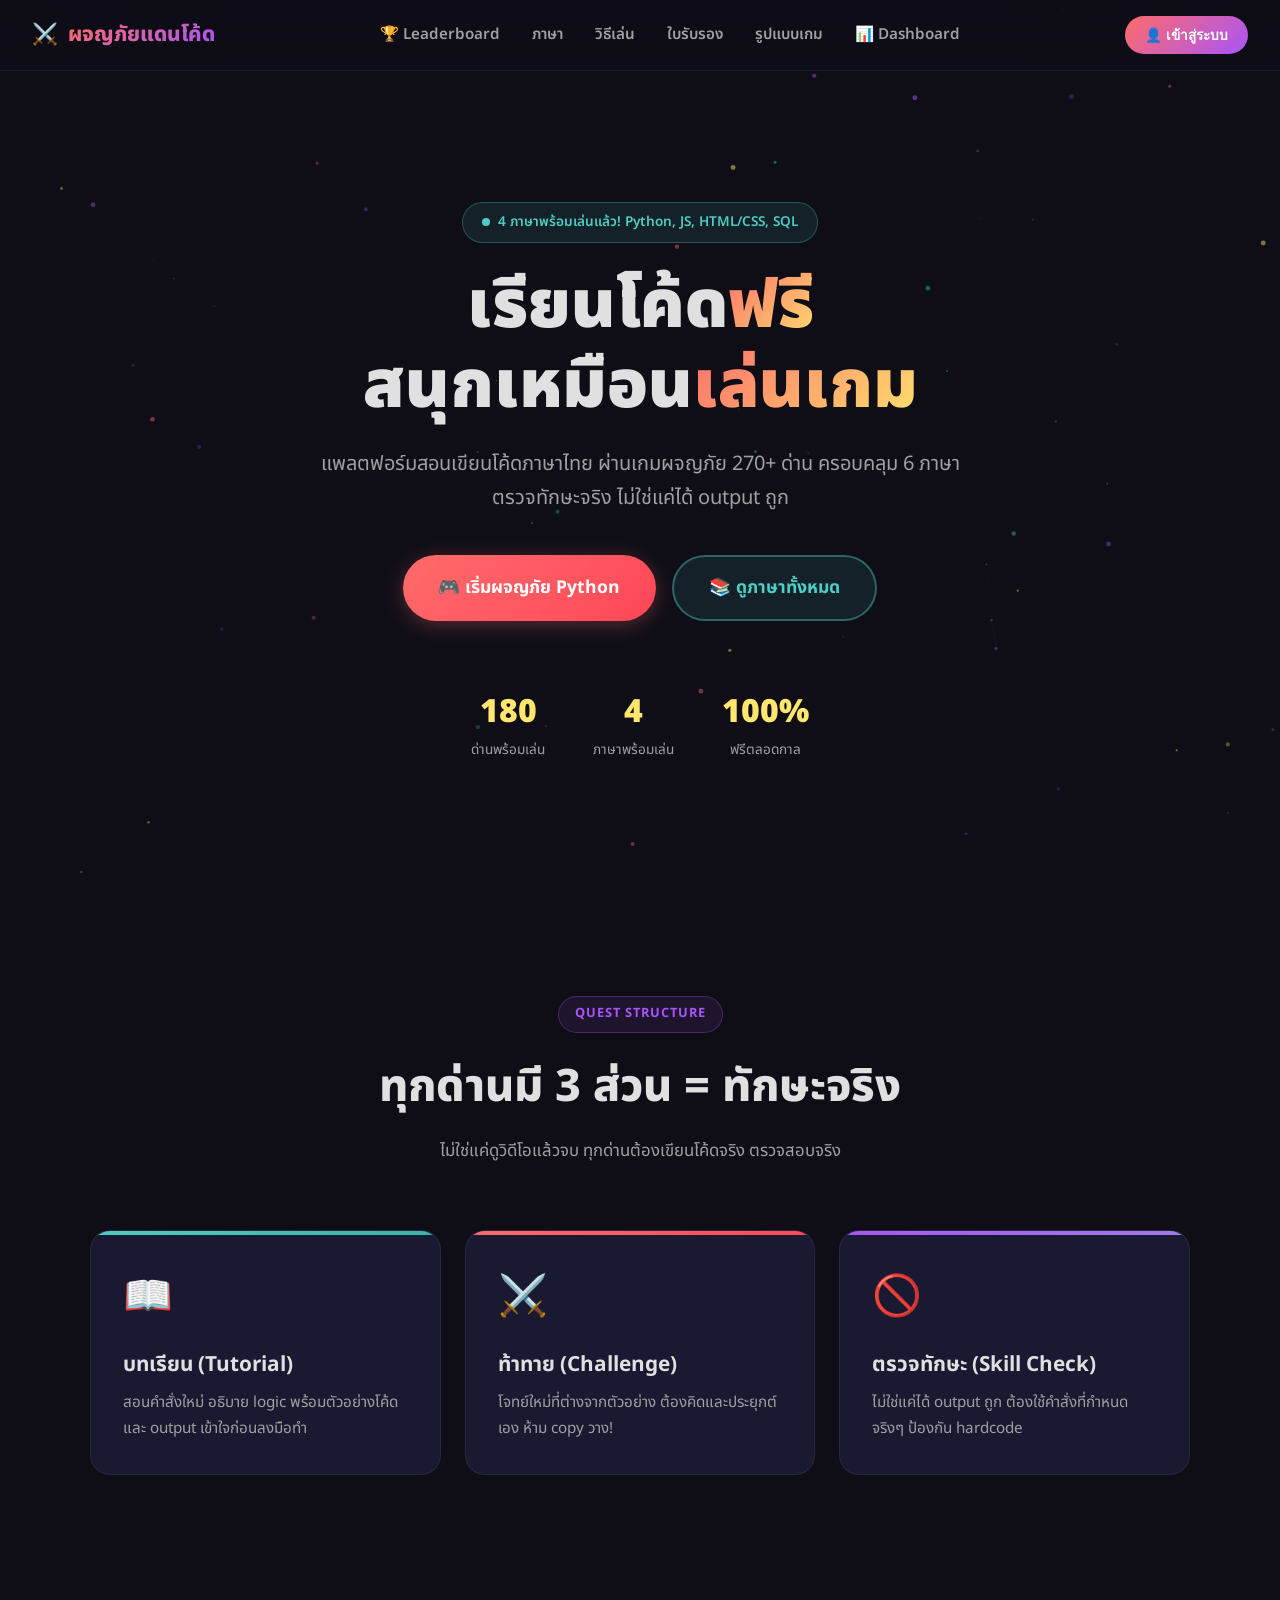
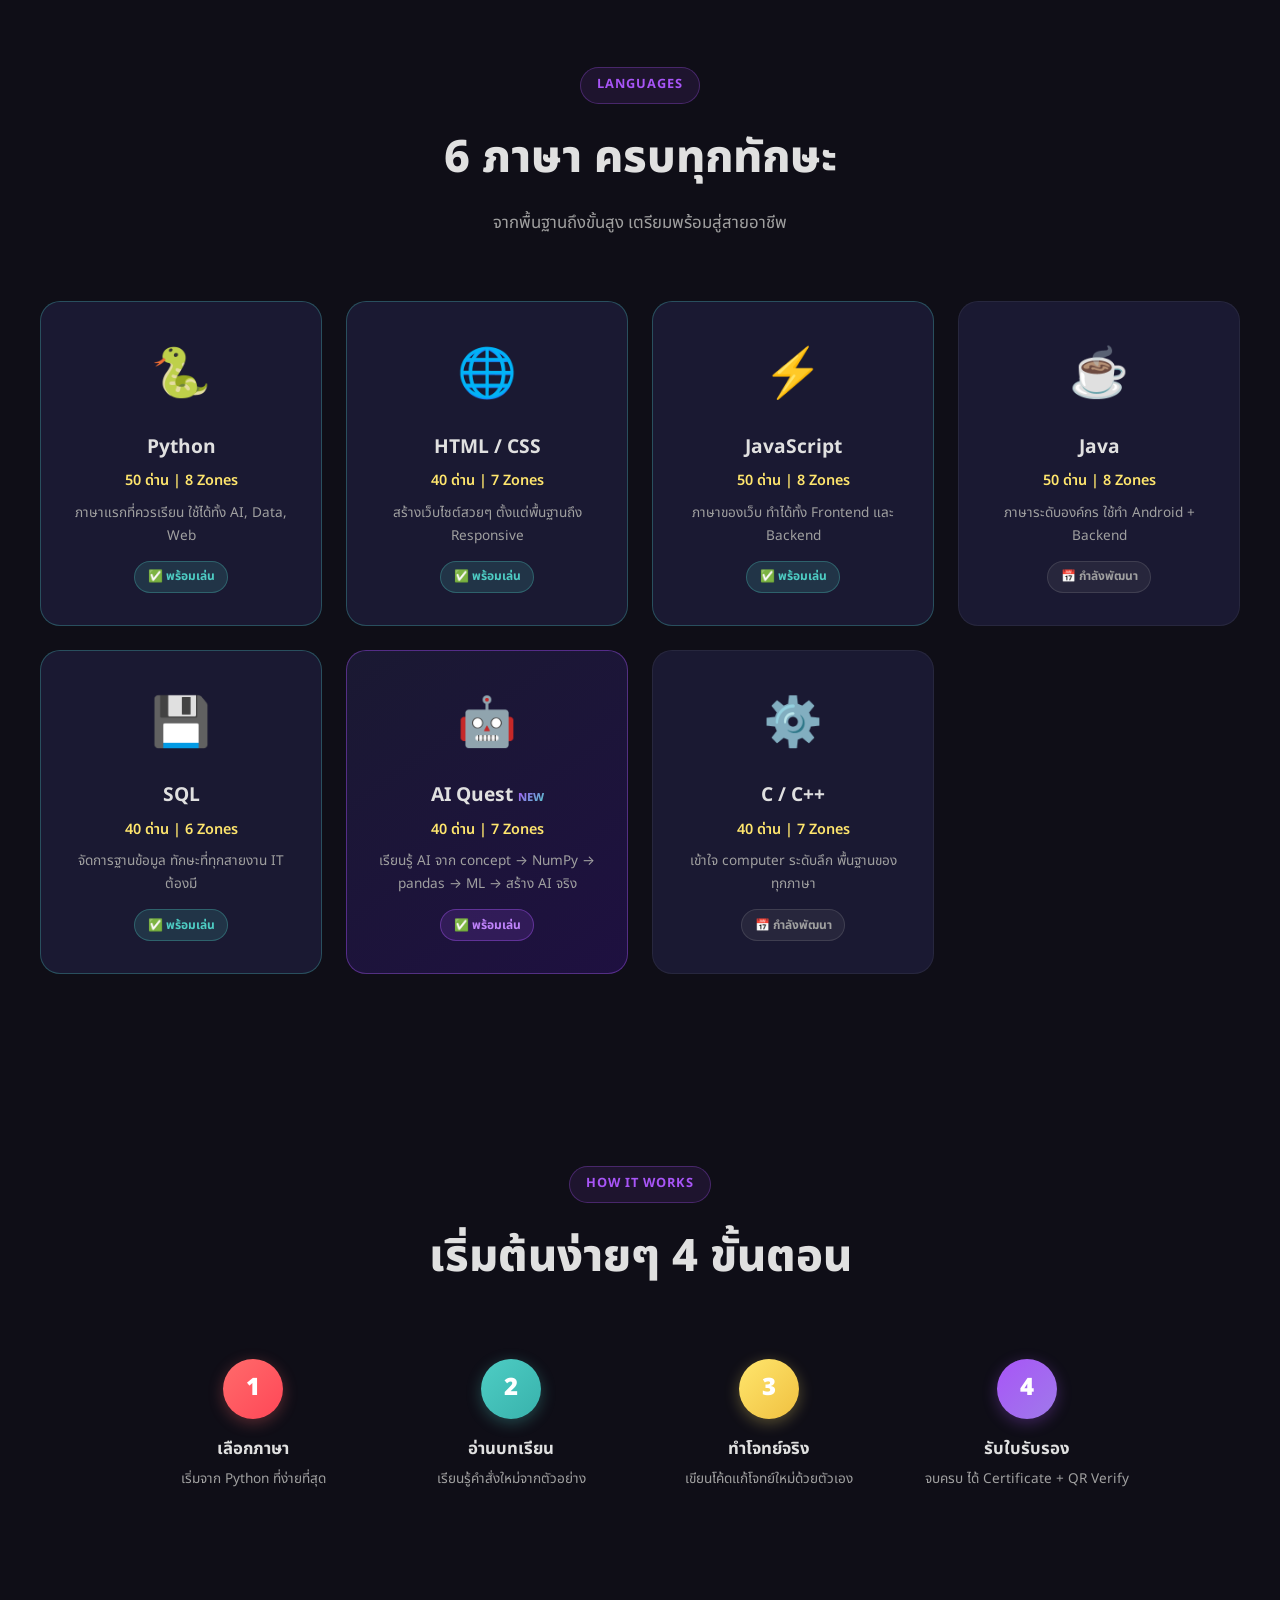
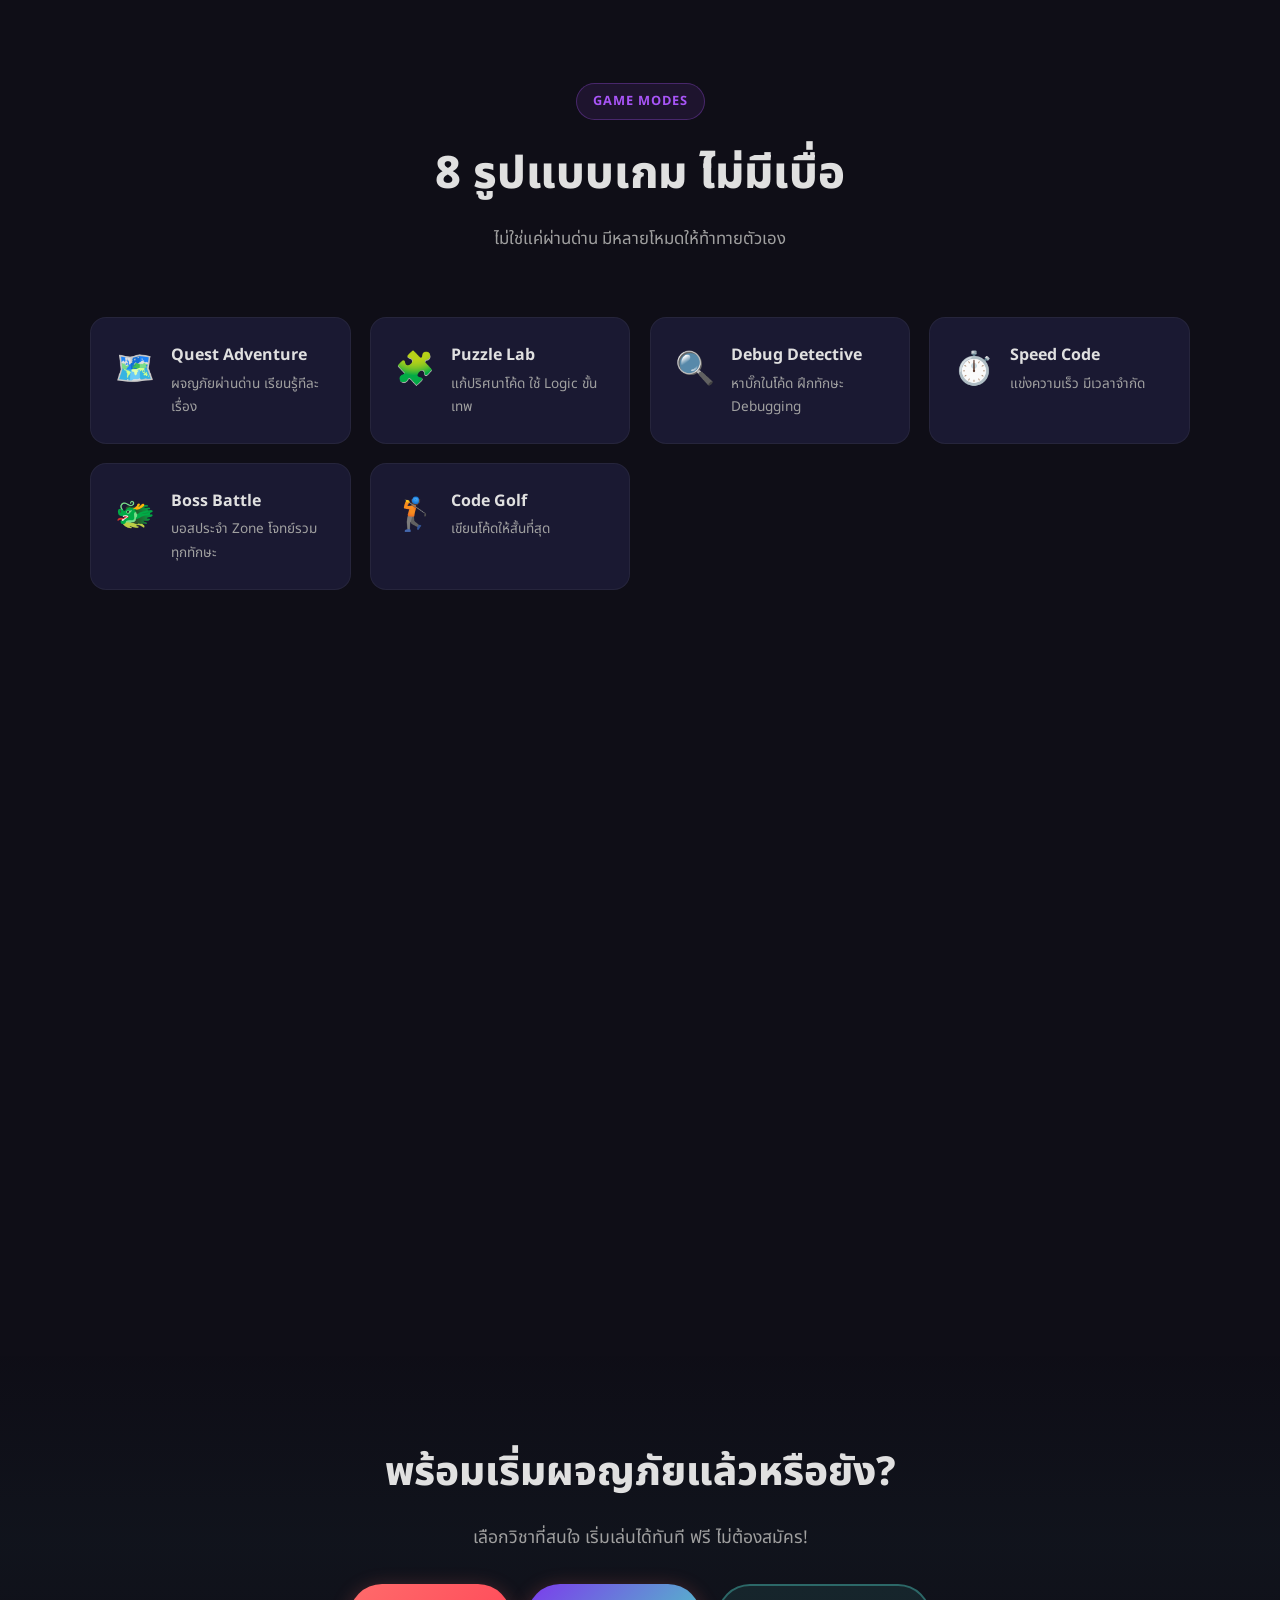
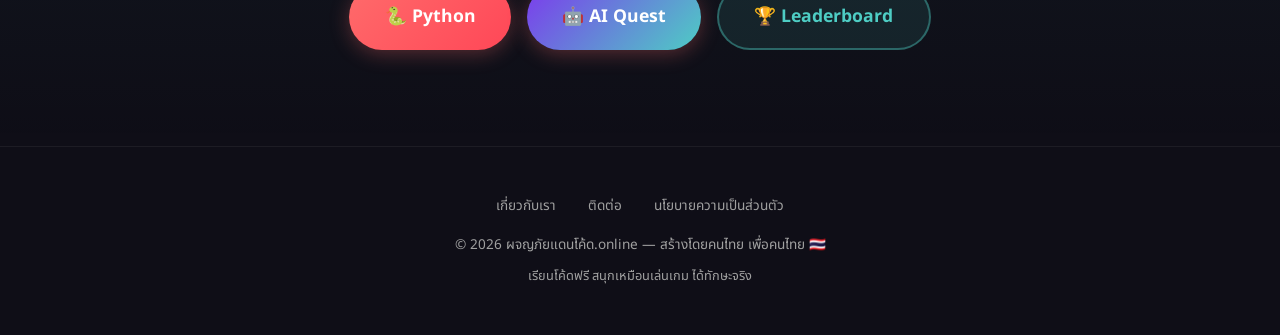
<file: index.html>
<!DOCTYPE html>
<html lang="th">
<head>
<meta charset="UTF-8">
<meta name="viewport" content="width=device-width, initial-scale=1.0">
<title>ผจญภัยแดนโค้ด — เรียนโค้ดฟรี สนุกเหมือนเล่นเกม</title>
<meta name="description" content="แพลตฟอร์มสอนเขียนโค้ดฟรีภาษาไทย ผ่านเกมผจญภัย 270+ ด่าน ครอบคลุม 6 ภาษา ได้ทักษะจริง พร้อมใบรับรอง">
<meta property="og:title" content="ผจญภัยแดนโค้ด — เรียนโค้ดฟรี สนุกเหมือนเล่นเกม">
<meta property="og:description" content="แพลตฟอร์มสอนเขียนโค้ดฟรี 6 ภาษา ผ่านเกมผจญภัย 270+ ด่าน">
<meta property="og:type" content="website">
<link rel="preconnect" href="https://fonts.googleapis.com">
<link href="https://fonts.googleapis.com/css2?family=Noto+Sans+Thai:wght@300;400;600;700;800;900&family=Fira+Code:wght@400;600&family=Inter:wght@400;600;700;800&display=swap" rel="stylesheet">
<style>
*, *::before, *::after { margin: 0; padding: 0; box-sizing: border-box; }

:root {
  --bg-dark: #0f0e17;
  --bg-card: #1a1932;
  --bg-card2: #232146;
  --accent: #ff6b6b;
  --accent2: #4ecdc4;
  --accent3: #ffe66d;
  --accent4: #a855f7;
  --text: #e0e0e0;
  --text2: #a0a0a0;
  --glow-red: rgba(255,107,107,0.3);
  --glow-teal: rgba(78,205,196,0.3);
  --glow-yellow: rgba(255,230,109,0.3);
  --glow-purple: rgba(168,85,247,0.3);
}

html { scroll-behavior: smooth; }

body {
  font-family: 'Noto Sans Thai', 'Inter', sans-serif;
  background: var(--bg-dark);
  color: var(--text);
  overflow-x: hidden;
  line-height: 1.7;
}

/* ========== PARTICLES ========== */
#particles-canvas {
  position: fixed; top: 0; left: 0;
  width: 100%; height: 100%;
  z-index: 0; pointer-events: none;
}

/* ========== NAVBAR ========== */
.navbar {
  position: fixed; top: 0; left: 0; right: 0; z-index: 100;
  padding: 1rem 2rem;
  display: flex; align-items: center; justify-content: space-between;
  background: rgba(15,14,23,0.85);
  backdrop-filter: blur(20px);
  border-bottom: 1px solid rgba(78,205,196,0.1);
  transition: all 0.3s;
}
.navbar.scrolled { background: rgba(15,14,23,0.95); box-shadow: 0 4px 30px rgba(0,0,0,0.3); }
.nav-logo {
  display: flex; align-items: center; gap: 0.6rem;
  font-size: 1.3rem; font-weight: 800; color: var(--text); text-decoration: none;
}
.nav-logo .logo-text { background: linear-gradient(135deg, var(--accent), var(--accent4)); -webkit-background-clip: text; -webkit-text-fill-color: transparent; }
.nav-links { display: flex; gap: 2rem; list-style: none; }
.nav-links a { color: var(--text2); text-decoration: none; font-size: 0.95rem; font-weight: 600; transition: color 0.3s; }
.nav-links a:hover { color: var(--accent2); }
.nav-cta {
  padding: 0.6rem 1.5rem;
  background: linear-gradient(135deg, var(--accent), #ff4757);
  color: white; border: none; border-radius: 50px;
  font-family: inherit; font-size: 0.95rem; font-weight: 700;
  cursor: pointer; text-decoration: none;
  transition: transform 0.3s, box-shadow 0.3s;
}
.nav-cta:hover { transform: translateY(-2px); box-shadow: 0 8px 25px var(--glow-red); }

/* ========== HERO ========== */
.hero {
  position: relative; z-index: 1;
  min-height: 100vh;
  display: flex; flex-direction: column; align-items: center; justify-content: center;
  text-align: center; padding: 8rem 2rem 4rem;
}
.hero-badge {
  display: inline-flex; align-items: center; gap: 0.5rem;
  padding: 0.5rem 1.2rem;
  background: rgba(78,205,196,0.1); border: 1px solid rgba(78,205,196,0.3);
  border-radius: 50px; font-size: 0.85rem; font-weight: 600; color: var(--accent2);
  margin-bottom: 1.5rem; animation: fadeInUp 0.8s ease;
}
.hero-badge .dot { width: 8px; height: 8px; border-radius: 50%; background: var(--accent2); animation: pulse 2s infinite; }
.hero h1 {
  font-size: clamp(2.5rem, 6vw, 4.2rem); font-weight: 900; line-height: 1.2;
  margin-bottom: 1.2rem; animation: fadeInUp 0.8s ease 0.1s both;
}
.hero h1 .highlight {
  background: linear-gradient(135deg, var(--accent), var(--accent3), var(--accent2));
  -webkit-background-clip: text; -webkit-text-fill-color: transparent;
  background-size: 200% 200%; animation: gradientShift 4s ease infinite;
}
.hero p {
  font-size: clamp(1rem, 2.5vw, 1.25rem); color: var(--text2);
  max-width: 650px; margin-bottom: 2.5rem; animation: fadeInUp 0.8s ease 0.2s both;
}
.hero-buttons {
  display: flex; gap: 1rem; flex-wrap: wrap; justify-content: center;
  animation: fadeInUp 0.8s ease 0.3s both;
}
.btn-primary {
  display: inline-flex; align-items: center; gap: 0.5rem;
  padding: 1rem 2.2rem;
  background: linear-gradient(135deg, var(--accent), #ff4757);
  color: white; border: none; border-radius: 60px;
  font-family: inherit; font-size: 1.1rem; font-weight: 700;
  cursor: pointer; text-decoration: none; transition: all 0.3s;
  box-shadow: 0 4px 20px var(--glow-red);
}
.btn-primary:hover { transform: translateY(-3px) scale(1.02); box-shadow: 0 8px 35px var(--glow-red); }
.btn-secondary {
  display: inline-flex; align-items: center; gap: 0.5rem;
  padding: 1rem 2.2rem;
  background: rgba(78,205,196,0.1); border: 2px solid rgba(78,205,196,0.4);
  color: var(--accent2); border-radius: 60px;
  font-family: inherit; font-size: 1.1rem; font-weight: 700;
  cursor: pointer; text-decoration: none; transition: all 0.3s;
}
.btn-secondary:hover { background: rgba(78,205,196,0.2); transform: translateY(-3px); box-shadow: 0 8px 25px var(--glow-teal); }
.hero-stats {
  display: flex; gap: 3rem; margin-top: 4rem;
  animation: fadeInUp 0.8s ease 0.5s both;
}
.stat { text-align: center; }
.stat-num { font-size: 2rem; font-weight: 900; color: var(--accent3); }
.stat-label { font-size: 0.85rem; color: var(--text2); }

/* ========== SECTIONS ========== */
section { position: relative; z-index: 1; padding: 6rem 2rem; }
.section-header { text-align: center; margin-bottom: 4rem; }
.section-header .tag {
  display: inline-block; padding: 0.4rem 1rem;
  background: rgba(168,85,247,0.1); border: 1px solid rgba(168,85,247,0.3);
  border-radius: 50px; font-size: 0.8rem; font-weight: 700;
  color: var(--accent4); text-transform: uppercase; letter-spacing: 1px; margin-bottom: 1rem;
}
.section-header h2 { font-size: clamp(1.8rem, 4vw, 2.8rem); font-weight: 800; margin-bottom: 0.8rem; }
.section-header p { color: var(--text2); max-width: 600px; margin: 0 auto; font-size: 1.05rem; }

/* ========== QUEST STRUCTURE ========== */
.quest-structure {
  display: grid; grid-template-columns: repeat(auto-fit, minmax(300px, 1fr));
  gap: 1.5rem; max-width: 1100px; margin: 0 auto;
}
.quest-card {
  background: var(--bg-card); border: 1px solid rgba(255,255,255,0.06);
  border-radius: 20px; padding: 2rem; transition: all 0.4s; position: relative; overflow: hidden;
}
.quest-card::before {
  content: ''; position: absolute; top: 0; left: 0; right: 0; height: 4px;
  border-radius: 20px 20px 0 0;
}
.quest-card:nth-child(1)::before { background: linear-gradient(90deg, var(--accent2), #38b2ac); }
.quest-card:nth-child(2)::before { background: linear-gradient(90deg, var(--accent), #ff4757); }
.quest-card:nth-child(3)::before { background: linear-gradient(90deg, var(--accent4), #9f7aea); }
.quest-card:hover { transform: translateY(-8px); border-color: rgba(255,255,255,0.12); box-shadow: 0 20px 40px rgba(0,0,0,0.3); }
.quest-card .icon { font-size: 2.5rem; margin-bottom: 1rem; }
.quest-card h3 { font-size: 1.3rem; font-weight: 700; margin-bottom: 0.5rem; }
.quest-card p { color: var(--text2); font-size: 0.95rem; }

/* ========== LANGUAGES ========== */
.lang-grid {
  display: grid; grid-template-columns: repeat(auto-fit, minmax(280px, 1fr));
  gap: 1.5rem; max-width: 1200px; margin: 0 auto;
}
.lang-card {
  background: var(--bg-card); border: 1px solid rgba(255,255,255,0.06);
  border-radius: 20px; padding: 2rem; text-align: center;
  transition: all 0.4s; position: relative; cursor: default;
}
.lang-card:hover { transform: translateY(-8px); box-shadow: 0 20px 40px rgba(0,0,0,0.3); }
.lang-card .lang-icon { font-size: 3rem; margin-bottom: 1rem; display: block; }
.lang-card h3 { font-size: 1.2rem; font-weight: 700; margin-bottom: 0.3rem; }
.lang-card .levels { color: var(--accent3); font-weight: 600; font-size: 0.9rem; }
.lang-card .desc { color: var(--text2); font-size: 0.85rem; margin-top: 0.5rem; }
.lang-badge {
  display: inline-block; padding: 0.3rem 0.8rem; border-radius: 50px;
  font-size: 0.75rem; font-weight: 700; margin-top: 0.8rem;
}
.badge-ready { background: rgba(78,205,196,0.15); color: var(--accent2); border: 1px solid rgba(78,205,196,0.3); }
.badge-soon { background: rgba(255,230,109,0.1); color: var(--accent3); border: 1px solid rgba(255,230,109,0.2); }
.badge-later { background: rgba(160,160,160,0.1); color: var(--text2); border: 1px solid rgba(160,160,160,0.2); }
.lang-card.ready { border-color: rgba(78,205,196,0.3); cursor: pointer; }
.lang-card.ready:hover { border-color: var(--accent2); box-shadow: 0 20px 40px var(--glow-teal); }

/* ========== GAME FORMATS ========== */
.formats-grid {
  display: grid; grid-template-columns: repeat(auto-fit, minmax(250px, 1fr));
  gap: 1.2rem; max-width: 1100px; margin: 0 auto;
}
.format-item {
  display: flex; align-items: flex-start; gap: 1rem;
  background: var(--bg-card); border: 1px solid rgba(255,255,255,0.05);
  border-radius: 16px; padding: 1.5rem; transition: all 0.3s;
}
.format-item:hover { border-color: rgba(255,255,255,0.1); background: var(--bg-card2); }
.format-item .fmt-icon { font-size: 2rem; flex-shrink: 0; }
.format-item h4 { font-size: 1rem; font-weight: 700; margin-bottom: 0.2rem; }
.format-item p { color: var(--text2); font-size: 0.85rem; }

/* ========== HOW IT WORKS ========== */
.steps {
  display: flex; gap: 2rem; max-width: 1000px; margin: 0 auto;
  flex-wrap: wrap; justify-content: center;
}
.step { flex: 1; min-width: 200px; max-width: 240px; text-align: center; position: relative; }
.step-num {
  width: 60px; height: 60px;
  display: flex; align-items: center; justify-content: center;
  margin: 0 auto 1rem; border-radius: 50%;
  font-size: 1.5rem; font-weight: 900; color: white;
}
.step:nth-child(1) .step-num { background: linear-gradient(135deg, var(--accent), #ff4757); box-shadow: 0 4px 15px var(--glow-red); }
.step:nth-child(2) .step-num { background: linear-gradient(135deg, var(--accent2), #38b2ac); box-shadow: 0 4px 15px var(--glow-teal); }
.step:nth-child(3) .step-num { background: linear-gradient(135deg, var(--accent3), #f0c040); box-shadow: 0 4px 15px var(--glow-yellow); }
.step:nth-child(4) .step-num { background: linear-gradient(135deg, var(--accent4), #9f7aea); box-shadow: 0 4px 15px var(--glow-purple); }
.step h3 { font-size: 1.05rem; font-weight: 700; margin-bottom: 0.3rem; }
.step p { color: var(--text2); font-size: 0.85rem; }

/* ========== CERTIFICATES ========== */
.cert-tiers {
  display: grid; grid-template-columns: repeat(auto-fit, minmax(220px, 1fr));
  gap: 1.2rem; max-width: 1000px; margin: 0 auto;
}
.cert-tier {
  background: var(--bg-card); border-radius: 20px; padding: 2rem;
  text-align: center; border: 1px solid rgba(255,255,255,0.06); transition: all 0.4s;
}
.cert-tier:hover { transform: translateY(-5px); }
.cert-tier .tier-icon { font-size: 2.5rem; margin-bottom: 0.8rem; display: block; }
.cert-tier h3 { font-size: 1.1rem; font-weight: 700; margin-bottom: 0.5rem; }
.cert-tier p { color: var(--text2); font-size: 0.85rem; }
.cert-tier:nth-child(1) { border-color: rgba(205,127,50,0.3); }
.cert-tier:nth-child(2) { border-color: rgba(192,192,192,0.3); }
.cert-tier:nth-child(3) { border-color: rgba(255,215,0,0.3); }
.cert-tier:nth-child(4) { border-color: rgba(168,85,247,0.3); }

/* ========== CTA ========== */
.cta-section {
  text-align: center; padding: 6rem 2rem; position: relative; z-index: 1;
  background: linear-gradient(180deg, transparent, rgba(78,205,196,0.03), transparent);
}
.cta-section h2 { font-size: clamp(1.8rem, 4vw, 2.5rem); font-weight: 800; margin-bottom: 1rem; }
.cta-section p { color: var(--text2); font-size: 1.1rem; margin-bottom: 2rem; max-width: 500px; margin-left: auto; margin-right: auto; }

/* ========== FOOTER ========== */
.footer {
  position: relative; z-index: 1; padding: 3rem 2rem;
  border-top: 1px solid rgba(255,255,255,0.06); text-align: center;
}
.footer p { color: var(--text2); font-size: 0.85rem; }
.footer a { color: var(--accent2); text-decoration: none; }
.footer-links { display: flex; gap: 2rem; justify-content: center; margin-bottom: 1rem; flex-wrap: wrap; }
.footer-links a { color: var(--text2); font-size: 0.85rem; transition: color 0.3s; }
.footer-links a:hover { color: var(--accent2); }

/* ========== ANIMATIONS ========== */
@keyframes fadeInUp { from { opacity:0; transform:translateY(30px); } to { opacity:1; transform:translateY(0); } }
@keyframes pulse { 0%,100% { opacity:1; transform:scale(1); } 50% { opacity:0.5; transform:scale(1.5); } }
@keyframes gradientShift { 0%,100% { background-position:0% 50%; } 50% { background-position:100% 50%; } }

.reveal { opacity: 0; transform: translateY(40px); transition: all 0.8s cubic-bezier(0.16,1,0.3,1); }
.reveal.active { opacity: 1; transform: translateY(0); }

/* ========== RESPONSIVE ========== */
@media (max-width: 768px) {
  .nav-links { display: none; }
  .navbar { padding: 0.8rem 1rem; }
  .hero { padding: 7rem 1.2rem 3rem; }
  .hero-stats { gap: 1.5rem; }
  .stat-num { font-size: 1.5rem; }
  section { padding: 4rem 1.2rem; }
  .steps { gap: 1.5rem; }
  .step { min-width: 150px; }
}
</style>
</head>
<body>

<canvas id="particles-canvas"></canvas>

<!-- NAVBAR -->
<nav class="navbar" id="navbar">
  <a href="#" class="nav-logo">
    <span>&#x2694;&#xFE0F;</span>
    <span class="logo-text">ผจญภัยแดนโค้ด</span>
  </a>
  <ul class="nav-links">
    <li><a href="leaderboard.html">🏆 Leaderboard</a></li>
    <li><a href="#languages">ภาษา</a></li>
    <li><a href="#how-it-works">วิธีเล่น</a></li>
    <li><a href="#certificates">ใบรับรอง</a></li>
    <li><a href="#formats">รูปแบบเกม</a></li>
    <li><a href="dashboard.html">📊 Dashboard</a></li>
  </ul>
  <button id="auth-btn" onclick="CodeQuestAuth.openModal()" style="background:linear-gradient(135deg,#ff6b6b,#a855f7);border:none;color:#fff;padding:8px 20px;border-radius:25px;font-family:'Prompt',sans-serif;font-size:0.85rem;font-weight:600;cursor:pointer;">👤 เข้าสู่ระบบ</button>
  <div id="user-info" style="display:none;align-items:center;gap:8px;color:#fff;font-family:'Prompt',sans-serif;font-size:0.85rem;"><span id="user-name"></span><button id="logout-btn" onclick="CodeQuestAuth.signOut()" style="background:rgba(255,255,255,0.1);border:1px solid rgba(255,255,255,0.2);color:#94a1b2;padding:4px 12px;border-radius:15px;font-family:'Prompt',sans-serif;font-size:0.75rem;cursor:pointer;">ออก</button></div>
</nav>

<!-- HERO -->
<section class="hero">
  <div class="hero-badge">
    <span class="dot"></span>
    4 ภาษาพร้อมเล่นแล้ว! Python, JS, HTML/CSS, SQL
  </div>
  <h1>
    เรียนโค้ด<span class="highlight">ฟรี</span><br>
    สนุกเหมือน<span class="highlight">เล่นเกม</span>
  </h1>
  <p>แพลตฟอร์มสอนเขียนโค้ดภาษาไทย ผ่านเกมผจญภัย 270+ ด่าน ครอบคลุม 6 ภาษา ตรวจทักษะจริง ไม่ใช่แค่ได้ output ถูก</p>
  <div class="hero-buttons">
    <a href="python_quest.html" class="btn-primary">&#x1F3AE; เริ่มผจญภัย Python</a>
    <a href="#languages" class="btn-secondary">&#x1F4DA; ดูภาษาทั้งหมด</a>
  </div>
  <div class="hero-stats">
    <div class="stat"><div class="stat-num">180</div><div class="stat-label">ด่านพร้อมเล่น</div></div>
    <div class="stat"><div class="stat-num">4</div><div class="stat-label">ภาษาพร้อมเล่น</div></div>
    <div class="stat"><div class="stat-num">100%</div><div class="stat-label">ฟรีตลอดกาล</div></div>
  </div>
</section>

<!-- QUEST STRUCTURE -->
<section id="quest-structure">
  <div class="section-header reveal">
    <div class="tag">Quest Structure</div>
    <h2>ทุกด่านมี 3 ส่วน = ทักษะจริง</h2>
    <p>ไม่ใช่แค่ดูวิดีโอแล้วจบ ทุกด่านต้องเขียนโค้ดจริง ตรวจสอบจริง</p>
  </div>
  <div class="quest-structure">
    <div class="quest-card reveal">
      <div class="icon">&#x1F4D6;</div>
      <h3>บทเรียน (Tutorial)</h3>
      <p>สอนคำสั่งใหม่ อธิบาย logic พร้อมตัวอย่างโค้ดและ output เข้าใจก่อนลงมือทำ</p>
    </div>
    <div class="quest-card reveal">
      <div class="icon">&#x2694;&#xFE0F;</div>
      <h3>ท้าทาย (Challenge)</h3>
      <p>โจทย์ใหม่ที่ต่างจากตัวอย่าง ต้องคิดและประยุกต์เอง ห้าม copy วาง!</p>
    </div>
    <div class="quest-card reveal">
      <div class="icon">&#x1F6AB;</div>
      <h3>ตรวจทักษะ (Skill Check)</h3>
      <p>ไม่ใช่แค่ได้ output ถูก ต้องใช้คำสั่งที่กำหนดจริงๆ ป้องกัน hardcode</p>
    </div>
  </div>
</section>

<!-- LANGUAGES -->
<section id="languages">
  <div class="section-header reveal">
    <div class="tag">Languages</div>
    <h2>6 ภาษา ครบทุกทักษะ</h2>
    <p>จากพื้นฐานถึงขั้นสูง เตรียมพร้อมสู่สายอาชีพ</p>
  </div>
  <div class="lang-grid">
    <div class="lang-card ready reveal" onclick="location.href='python_quest.html'">
      <span class="lang-icon">&#x1F40D;</span>
      <h3>Python</h3>
      <div class="levels">50 ด่าน | 8 Zones</div>
      <div class="desc">ภาษาแรกที่ควรเรียน ใช้ได้ทั้ง AI, Data, Web</div>
      <span class="lang-badge badge-ready">&#x2705; พร้อมเล่น</span>
    </div>
    <div class="lang-card ready reveal" onclick="location.href='htmlcss_quest.html'">
      <span class="lang-icon">&#x1F310;</span>
      <h3>HTML / CSS</h3>
      <div class="levels">40 ด่าน | 7 Zones</div>
      <div class="desc">สร้างเว็บไซต์สวยๆ ตั้งแต่พื้นฐานถึง Responsive</div>
      <span class="lang-badge badge-ready">&#x2705; พร้อมเล่น</span>
    </div>
    <div class="lang-card ready reveal" onclick="location.href='js_quest.html'">
      <span class="lang-icon">&#x26A1;</span>
      <h3>JavaScript</h3>
      <div class="levels">50 ด่าน | 8 Zones</div>
      <div class="desc">ภาษาของเว็บ ทำได้ทั้ง Frontend และ Backend</div>
      <span class="lang-badge badge-ready">&#x2705; พร้อมเล่น</span>
    </div>
    <div class="lang-card reveal">
      <span class="lang-icon">&#x2615;</span>
      <h3>Java</h3>
      <div class="levels">50 ด่าน | 8 Zones</div>
      <div class="desc">ภาษาระดับองค์กร ใช้ทำ Android + Backend</div>
      <span class="lang-badge badge-later">&#x1F4C5; กำลังพัฒนา</span>
    </div>
    <div class="lang-card ready reveal" onclick="location.href='sql_quest.html'">
      <span class="lang-icon">&#x1F4BE;</span>
      <h3>SQL</h3>
      <div class="levels">40 ด่าน | 6 Zones</div>
      <div class="desc">จัดการฐานข้อมูล ทักษะที่ทุกสายงาน IT ต้องมี</div>
      <span class="lang-badge badge-ready">&#x2705; พร้อมเล่น</span>
    </div>
    <div class="lang-card ready reveal" onclick="location.href='ai_quest.html'" style="border-color:rgba(168,85,247,0.4); background: linear-gradient(145deg, #1a1932, #1e1040);">
      <span class="lang-icon">🤖</span>
      <h3>AI Quest <span style="font-size:.7rem;background:linear-gradient(135deg,#a855f7,#4ecdc4);-webkit-background-clip:text;-webkit-text-fill-color:transparent;font-weight:800;">NEW</span></h3>
      <div class="levels">40 ด่าน | 7 Zones</div>
      <div class="desc">เรียนรู้ AI จาก concept → NumPy → pandas → ML → สร้าง AI จริง</div>
      <span class="lang-badge" style="background:rgba(168,85,247,.15);color:#c084fc;border:1px solid rgba(168,85,247,.4);">✅ พร้อมเล่น</span>
    </div>
    <div class="lang-card reveal">
      <span class="lang-icon">&#x2699;&#xFE0F;</span>
      <h3>C / C++</h3>
      <div class="levels">40 ด่าน | 7 Zones</div>
      <div class="desc">เข้าใจ computer ระดับลึก พื้นฐานของทุกภาษา</div>
      <span class="lang-badge badge-later">&#x1F4C5; กำลังพัฒนา</span>
    </div>
  </div>
</section>

<!-- HOW IT WORKS -->
<section id="how-it-works">
  <div class="section-header reveal">
    <div class="tag">How It Works</div>
    <h2>เริ่มต้นง่ายๆ 4 ขั้นตอน</h2>
  </div>
  <div class="steps">
    <div class="step reveal">
      <div class="step-num">1</div>
      <h3>เลือกภาษา</h3>
      <p>เริ่มจาก Python ที่ง่ายที่สุด</p>
    </div>
    <div class="step reveal">
      <div class="step-num">2</div>
      <h3>อ่านบทเรียน</h3>
      <p>เรียนรู้คำสั่งใหม่จากตัวอย่าง</p>
    </div>
    <div class="step reveal">
      <div class="step-num">3</div>
      <h3>ทำโจทย์จริง</h3>
      <p>เขียนโค้ดแก้โจทย์ใหม่ด้วยตัวเอง</p>
    </div>
    <div class="step reveal">
      <div class="step-num">4</div>
      <h3>รับใบรับรอง</h3>
      <p>จบครบ ได้ Certificate + QR Verify</p>
    </div>
  </div>
</section>

<!-- GAME FORMATS -->
<section id="formats">
  <div class="section-header reveal">
    <div class="tag">Game Modes</div>
    <h2>8 รูปแบบเกม ไม่มีเบื่อ</h2>
    <p>ไม่ใช่แค่ผ่านด่าน มีหลายโหมดให้ท้าทายตัวเอง</p>
  </div>
  <div class="formats-grid">
    <div class="format-item reveal"><div class="fmt-icon">&#x1F5FA;&#xFE0F;</div><div><h4>Quest Adventure</h4><p>ผจญภัยผ่านด่าน เรียนรู้ทีละเรื่อง</p></div></div>
    <div class="format-item reveal"><div class="fmt-icon">&#x1F9E9;</div><div><h4>Puzzle Lab</h4><p>แก้ปริศนาโค้ด ใช้ Logic ขั้นเทพ</p></div></div>
    <div class="format-item reveal"><div class="fmt-icon">&#x1F50D;</div><div><h4>Debug Detective</h4><p>หาบั๊กในโค้ด ฝึกทักษะ Debugging</p></div></div>
    <div class="format-item reveal"><div class="fmt-icon">&#x23F1;&#xFE0F;</div><div><h4>Speed Code</h4><p>แข่งความเร็ว มีเวลาจำกัด</p></div></div>
    <div class="format-item reveal"><div class="fmt-icon">&#x1F432;</div><div><h4>Boss Battle</h4><p>บอสประจำ Zone โจทย์รวมทุกทักษะ</p></div></div>
    <div class="format-item reveal"><div class="fmt-icon">&#x1F3CC;&#xFE0F;</div><div><h4>Code Golf</h4><p>เขียนโค้ดให้สั้นที่สุด</p></div></div>
    <div class="format-item reveal"><div class="fmt-icon">&#x1F91D;</div><div><h4>Pair Programming</h4><p>ร่วมมือกันเขียน 2 คน</p></div></div>
    <div class="format-item reveal"><div class="fmt-icon">&#x1F3C6;</div><div><h4>Tournament</h4><p>แข่งขันรายสัปดาห์ ชิงอันดับ</p></div></div>
  </div>
</section>

<!-- CERTIFICATES -->
<section id="certificates">
  <div class="section-header reveal">
    <div class="tag">Certificates</div>
    <h2>ใบรับรองจริง ตรวจสอบได้</h2>
    <p>เมื่อจบ Quest ของแต่ละภาษา รับใบรับรองพร้อม QR Code ยืนยัน</p>
  </div>
  <div class="cert-tiers">
    <div class="cert-tier reveal"><span class="tier-icon">&#x1F949;</span><h3>Bronze</h3><p>ผ่านทุกด่าน</p></div>
    <div class="cert-tier reveal"><span class="tier-icon">&#x1F948;</span><h3>Silver</h3><p>ดาวรวม &#x2265; 60%</p></div>
    <div class="cert-tier reveal"><span class="tier-icon">&#x1F947;</span><h3>Gold</h3><p>ดาวรวม &#x2265; 80%</p></div>
    <div class="cert-tier reveal"><span class="tier-icon">&#x1F48E;</span><h3>Diamond</h3><p>ดาวรวม &#x2265; 95% + Speed Code</p></div>
  </div>
</section>

<!-- CTA -->
<div class="cta-section">
  <h2 class="reveal">พร้อมเริ่มผจญภัยแล้วหรือยัง?</h2>
  <p class="reveal">เลือกวิชาที่สนใจ เริ่มเล่นได้ทันที ฟรี ไม่ต้องสมัคร!</p>
  <div style="display:flex;gap:1rem;flex-wrap:wrap;justify-content:center;" class="reveal">
    <a href="python_quest.html" class="btn-primary" style="font-size:1.1rem;">🐍 Python</a>
    <a href="ai_quest.html" class="btn-primary" style="font-size:1.1rem;background:linear-gradient(135deg,#7c3aed,#4ecdc4);">🤖 AI Quest</a>
    <a href="leaderboard.html" class="btn-secondary" style="font-size:1.1rem;">🏆 Leaderboard</a>
  </div>
</div>

<!-- FOOTER -->
<footer class="footer">
  <div class="footer-links">
    <a href="#">เกี่ยวกับเรา</a>
    <a href="#">ติดต่อ</a>
    <a href="#">นโยบายความเป็นส่วนตัว</a>
  </div>
  <p>&copy; 2026 ผจญภัยแดนโค้ด.online — สร้างโดยคนไทย เพื่อคนไทย &#x1F1F9;&#x1F1ED;</p>
  <p style="margin-top:0.5rem; font-size:0.8rem;">เรียนโค้ดฟรี สนุกเหมือนเล่นเกม ได้ทักษะจริง</p>
</footer>

<script>
// ========== PARTICLES ==========
const canvas = document.getElementById('particles-canvas');
const ctx = canvas.getContext('2d');
let particles = [];
const PARTICLE_COUNT = 60;

function resizeCanvas() { canvas.width = window.innerWidth; canvas.height = window.innerHeight; }
resizeCanvas();
window.addEventListener('resize', resizeCanvas);

class Particle {
  constructor() { this.reset(); }
  reset() {
    this.x = Math.random() * canvas.width;
    this.y = Math.random() * canvas.height;
    this.size = Math.random() * 2 + 0.5;
    this.speedX = (Math.random() - 0.5) * 0.3;
    this.speedY = (Math.random() - 0.5) * 0.3;
    this.opacity = Math.random() * 0.4 + 0.1;
    const colors = ['255,107,107', '78,205,196', '255,230,109', '168,85,247'];
    this.color = colors[Math.floor(Math.random() * colors.length)];
  }
  update() {
    this.x += this.speedX; this.y += this.speedY;
    if (this.x < 0 || this.x > canvas.width || this.y < 0 || this.y > canvas.height) this.reset();
  }
  draw() {
    ctx.beginPath(); ctx.arc(this.x, this.y, this.size, 0, Math.PI * 2);
    ctx.fillStyle = `rgba(${this.color}, ${this.opacity})`; ctx.fill();
  }
}

for (let i = 0; i < PARTICLE_COUNT; i++) particles.push(new Particle());

function animateParticles() {
  ctx.clearRect(0, 0, canvas.width, canvas.height);
  particles.forEach(p => { p.update(); p.draw(); });
  for (let i = 0; i < particles.length; i++) {
    for (let j = i + 1; j < particles.length; j++) {
      const dx = particles[i].x - particles[j].x;
      const dy = particles[i].y - particles[j].y;
      const dist = Math.sqrt(dx * dx + dy * dy);
      if (dist < 120) {
        ctx.beginPath();
        ctx.moveTo(particles[i].x, particles[i].y);
        ctx.lineTo(particles[j].x, particles[j].y);
        ctx.strokeStyle = `rgba(78,205,196, ${0.08 * (1 - dist / 120)})`;
        ctx.lineWidth = 0.5; ctx.stroke();
      }
    }
  }
  requestAnimationFrame(animateParticles);
}
animateParticles();

// ========== NAVBAR SCROLL ==========
window.addEventListener('scroll', () => {
  document.getElementById('navbar').classList.toggle('scrolled', window.scrollY > 50);
});

// ========== REVEAL ON SCROLL ==========
const observer = new IntersectionObserver((entries) => {
  entries.forEach((entry, i) => {
    if (entry.isIntersecting) {
      setTimeout(() => entry.target.classList.add('active'), i * 80);
      observer.unobserve(entry.target);
    }
  });
}, { threshold: 0.15, rootMargin: '0px 0px -40px 0px' });
document.querySelectorAll('.reveal').forEach(el => observer.observe(el));
</script>
<script src="auth.js"></script>
</body>
</html>
</file>
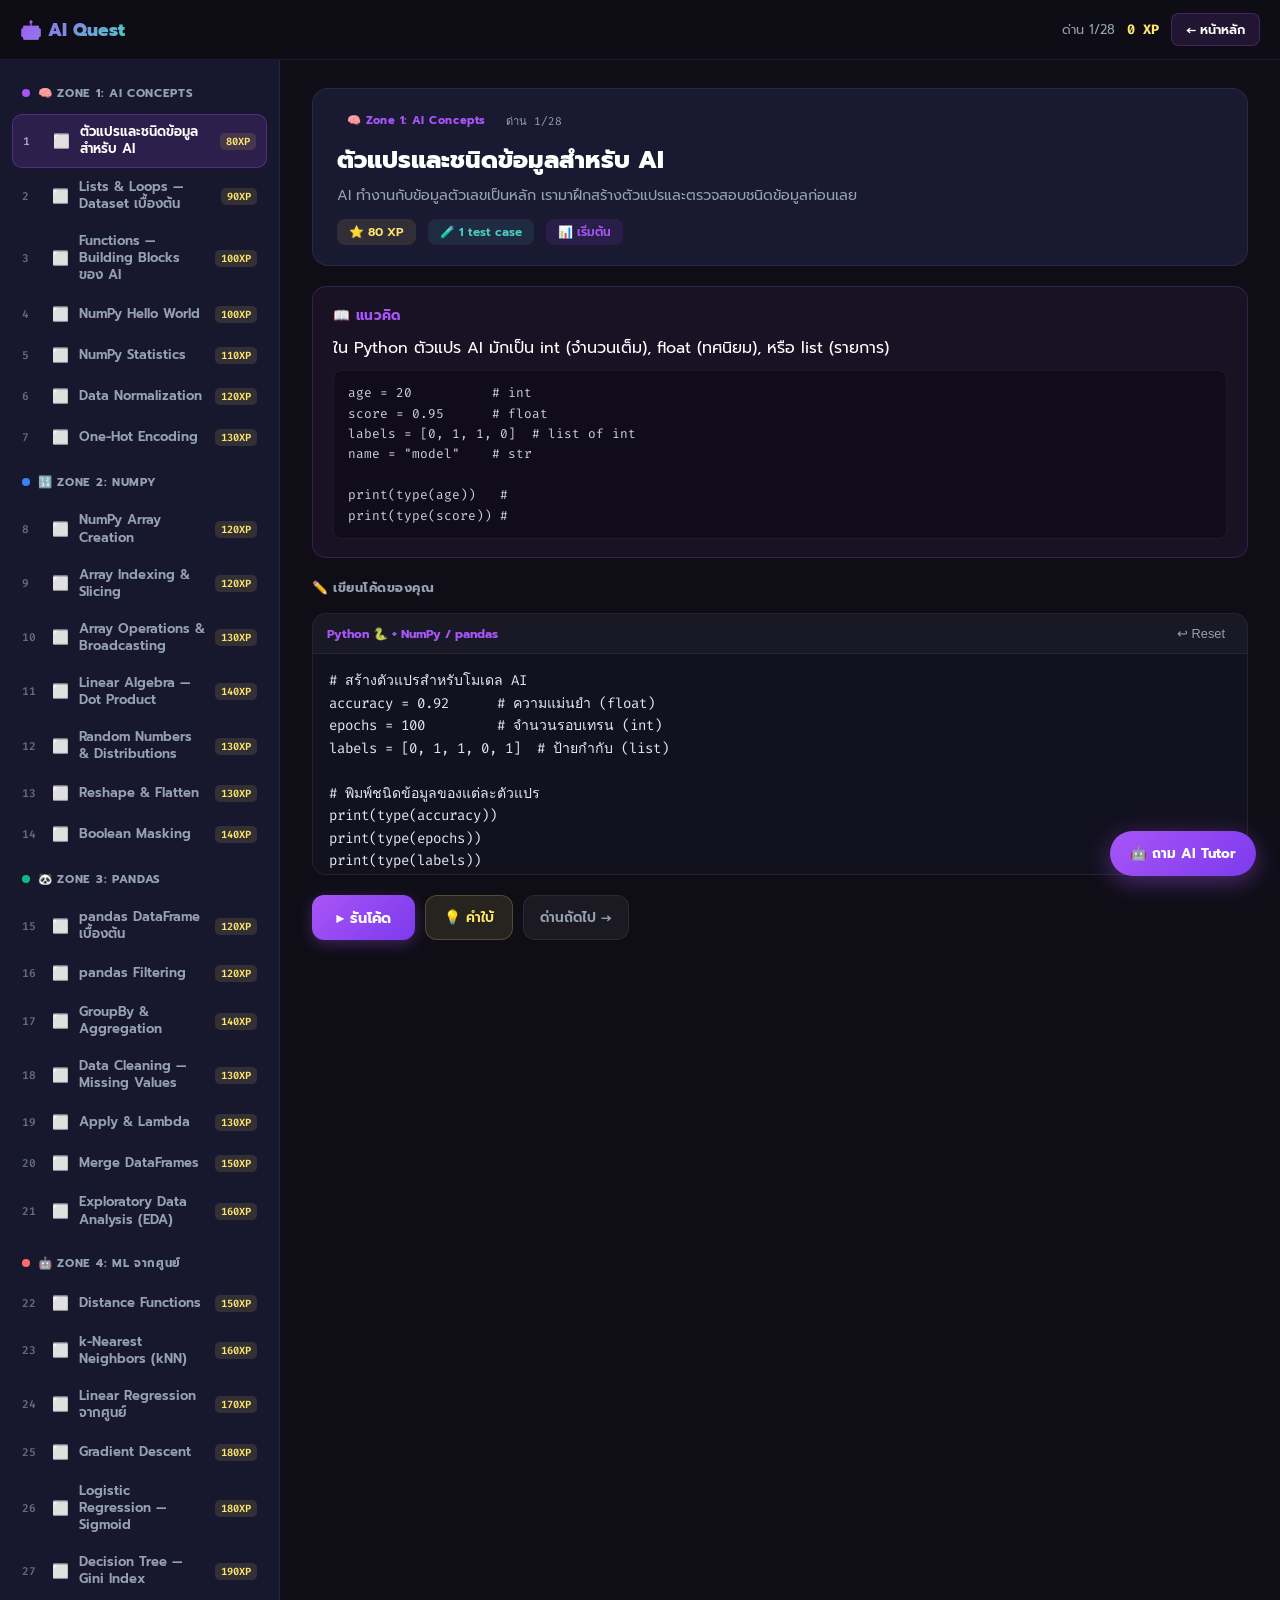
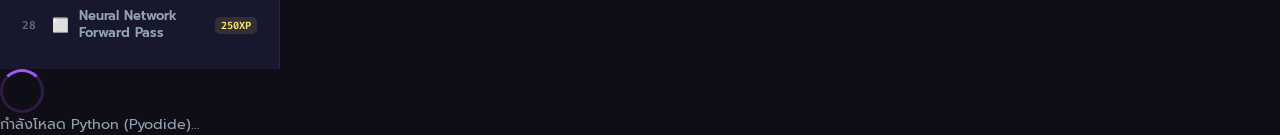
<file: ai_quest.html>
<!DOCTYPE html>
<html lang="th">
<head>
<meta charset="UTF-8">
<meta name="viewport" content="width=device-width, initial-scale=1.0">
<title>🤖 AI Quest — ผจญภัยแดนโค้ด</title>
<link rel="preconnect" href="https://fonts.googleapis.com">
<link href="https://fonts.googleapis.com/css2?family=Prompt:wght@300;400;600;700;800&family=Fira+Code:wght@400;600&display=swap" rel="stylesheet">
<script src="auth.js"></script>
<script src="codequest-engine.js"></script>
<style>
:root {
  --bg: #0f0e17;
  --card: #1a1932;
  --accent: #a855f7;
  --accent2: #4ECDC4;
  --accent3: #FFE66D;
  --text: #fffffe;
  --text-dim: #94a1b2;
  --success: #10b981;
  --error: #ef4444;
  --border: rgba(255,255,255,0.07);
  --zone1: #a855f7;
  --zone2: #3b82f6;
  --zone3: #10b981;
  --zone4: #FF6B6B;
}
*, *::before, *::after { margin: 0; padding: 0; box-sizing: border-box; }
html { scroll-behavior: smooth; }
body {
  font-family: 'Prompt', sans-serif;
  background: var(--bg);
  color: var(--text);
  min-height: 100vh;
  display: flex;
  flex-direction: column;
}

/* ── NAV ── */
.nav {
  position: sticky; top: 0; z-index: 200;
  background: rgba(15,14,23,0.95);
  backdrop-filter: blur(20px);
  border-bottom: 1px solid rgba(168,85,247,0.15);
  padding: 0 20px;
  height: 60px;
  display: flex; align-items: center; justify-content: space-between;
}
.nav-logo { font-size: 1.1rem; font-weight: 800; background: linear-gradient(135deg, #a855f7, #4ECDC4); -webkit-background-clip: text; -webkit-text-fill-color: transparent; }
.nav-right { display: flex; align-items: center; gap: 12px; }
.nav-progress-text { font-size: 0.8rem; color: var(--text-dim); }
.nav-xp { font-size: 0.85rem; font-weight: 700; color: var(--accent3); font-family: 'Fira Code', monospace; }
.nav-btn { background: rgba(168,85,247,0.12); border: 1px solid rgba(168,85,247,0.25); color: var(--text); font-family: 'Prompt', sans-serif; font-size: 0.8rem; font-weight: 600; padding: 6px 14px; border-radius: 8px; cursor: pointer; text-decoration: none; transition: all 0.2s; }
.nav-btn:hover { background: rgba(168,85,247,0.22); }

/* ── LAYOUT ── */
.layout {
  display: flex;
  flex: 1;
  height: calc(100vh - 60px);
  overflow: hidden;
}

/* ── SIDEBAR ── */
.sidebar {
  width: 280px;
  flex-shrink: 0;
  background: rgba(26,25,50,0.8);
  border-right: 1px solid var(--border);
  overflow-y: auto;
  padding: 16px 12px;
}
.sidebar::-webkit-scrollbar { width: 4px; }
.sidebar::-webkit-scrollbar-thumb { background: rgba(168,85,247,0.3); border-radius: 2px; }

.zone-header {
  display: flex; align-items: center; gap: 8px;
  padding: 8px 10px;
  font-size: 0.72rem; font-weight: 700; letter-spacing: 0.06em;
  color: var(--text-dim);
  text-transform: uppercase;
  margin-top: 8px; margin-bottom: 4px;
}
.zone-header:first-child { margin-top: 0; }
.zone-dot { width: 8px; height: 8px; border-radius: 50%; flex-shrink: 0; }

.level-btn {
  display: flex; align-items: center; gap: 10px;
  width: 100%; padding: 9px 10px; border-radius: 10px;
  border: none; background: transparent; cursor: pointer;
  color: var(--text-dim); font-family: 'Prompt', sans-serif;
  font-size: 0.82rem; font-weight: 600;
  text-align: left; transition: all 0.18s;
  margin-bottom: 2px;
}
.level-btn:hover { background: rgba(255,255,255,0.05); color: var(--text); }
.level-btn.active { background: rgba(168,85,247,0.15); color: var(--text); border: 1px solid rgba(168,85,247,0.3); }
.level-btn.completed .lv-icon { color: var(--success); }
.level-btn.completed { color: var(--text-dim); }
.lv-num { font-size: 0.7rem; font-family: 'Fira Code', monospace; opacity: 0.6; min-width: 20px; }
.lv-icon { font-size: 0.85rem; flex-shrink: 0; }
.lv-title { flex: 1; line-height: 1.3; }
.lv-xp-badge { font-size: 0.65rem; background: rgba(255,230,109,0.12); color: var(--accent3); padding: 2px 6px; border-radius: 5px; font-family: 'Fira Code', monospace; white-space: nowrap; }

/* ── MAIN ── */
.main {
  flex: 1;
  overflow-y: auto;
  padding: 28px 32px;
  display: flex;
  flex-direction: column;
  gap: 20px;
}
.main::-webkit-scrollbar { width: 6px; }
.main::-webkit-scrollbar-thumb { background: rgba(168,85,247,0.2); border-radius: 3px; }

/* ── LEVEL HEADER ── */
.level-header {
  background: var(--card);
  border: 1px solid var(--border);
  border-radius: 16px;
  padding: 20px 24px;
}
.level-header-top { display: flex; align-items: flex-start; justify-content: space-between; gap: 12px; flex-wrap: wrap; }
.level-badge-row { display: flex; align-items: center; gap: 10px; margin-bottom: 10px; }
.zone-chip { font-size: 0.7rem; font-weight: 700; padding: 3px 10px; border-radius: 20px; letter-spacing: 0.05em; }
.level-num-chip { font-size: 0.7rem; color: var(--text-dim); font-family: 'Fira Code', monospace; }
.level-title { font-size: 1.5rem; font-weight: 800; margin-bottom: 6px; }
.level-desc { color: var(--text-dim); font-size: 0.9rem; line-height: 1.6; }
.level-meta { display: flex; align-items: center; gap: 12px; margin-top: 12px; flex-wrap: wrap; }
.meta-chip { font-size: 0.75rem; padding: 4px 12px; border-radius: 8px; font-weight: 600; }
.chip-xp { background: rgba(255,230,109,0.1); color: var(--accent3); }
.chip-tests { background: rgba(78,205,196,0.1); color: var(--accent2); }
.chip-diff { background: rgba(168,85,247,0.1); color: var(--accent); }

/* ── CONCEPT BOX ── */
.concept-box {
  background: rgba(168,85,247,0.06);
  border: 1px solid rgba(168,85,247,0.2);
  border-radius: 14px;
  padding: 18px 20px;
}
.concept-box h3 { font-size: 0.85rem; font-weight: 700; color: var(--accent); margin-bottom: 10px; letter-spacing: 0.03em; }
.concept-box p { font-size: 0.88rem; color: var(--text-dim); line-height: 1.7; }
.concept-box pre {
  background: rgba(0,0,0,0.3);
  border-radius: 8px; padding: 12px 14px; margin-top: 10px;
  font-family: 'Fira Code', monospace; font-size: 0.8rem;
  color: #c9d1d9; overflow-x: auto; line-height: 1.6;
  border: 1px solid rgba(255,255,255,0.06);
}

/* ── EDITOR AREA ── */
.editor-section { display: flex; flex-direction: column; gap: 12px; }
.editor-label { font-size: 0.8rem; font-weight: 700; color: var(--text-dim); letter-spacing: 0.04em; text-transform: uppercase; margin-bottom: 4px; }
.editor-wrap {
  background: #12111e;
  border: 1px solid var(--border);
  border-radius: 14px;
  overflow: hidden;
}
.editor-toolbar {
  display: flex; align-items: center; justify-content: space-between;
  padding: 8px 14px;
  background: rgba(255,255,255,0.03);
  border-bottom: 1px solid var(--border);
}
.editor-lang { font-size: 0.75rem; color: var(--accent); font-weight: 700; }
.editor-actions { display: flex; gap: 8px; }
.btn-icon { background: none; border: none; cursor: pointer; font-size: 0.8rem; color: var(--text-dim); padding: 4px 8px; border-radius: 6px; transition: all 0.15s; }
.btn-icon:hover { background: rgba(255,255,255,0.07); color: var(--text); }
textarea#code-editor {
  display: block; width: 100%;
  background: transparent; border: none; outline: none; resize: vertical;
  font-family: 'Fira Code', monospace; font-size: 0.88rem;
  color: #e2e8f0; padding: 16px;
  min-height: 220px; line-height: 1.6;
  tab-size: 4;
}

/* ── BUTTONS ── */
.action-row { display: flex; gap: 10px; flex-wrap: wrap; }
.btn-run {
  display: flex; align-items: center; gap: 8px;
  background: linear-gradient(135deg, #a855f7, #7c3aed);
  border: none; color: #fff; font-family: 'Prompt', sans-serif;
  font-size: 0.9rem; font-weight: 700;
  padding: 11px 24px; border-radius: 12px;
  cursor: pointer; transition: all 0.2s;
  box-shadow: 0 4px 14px rgba(168,85,247,0.3);
}
.btn-run:hover { transform: translateY(-1px); box-shadow: 0 6px 20px rgba(168,85,247,0.4); }
.btn-run:active { transform: translateY(0); }
.btn-run:disabled { opacity: 0.5; cursor: not-allowed; transform: none; }
.btn-hint {
  display: flex; align-items: center; gap: 6px;
  background: rgba(255,230,109,0.1); border: 1px solid rgba(255,230,109,0.2);
  color: var(--accent3); font-family: 'Prompt', sans-serif;
  font-size: 0.85rem; font-weight: 600;
  padding: 11px 18px; border-radius: 12px; cursor: pointer; transition: all 0.2s;
}
.btn-hint:hover { background: rgba(255,230,109,0.16); }
.btn-reset {
  display: flex; align-items: center; gap: 6px;
  background: rgba(255,255,255,0.05); border: 1px solid var(--border);
  color: var(--text-dim); font-family: 'Prompt', sans-serif;
  font-size: 0.85rem; font-weight: 600;
  padding: 11px 16px; border-radius: 12px; cursor: pointer; transition: all 0.2s;
}
.btn-reset:hover { background: rgba(255,255,255,0.08); color: var(--text); }

/* ── RESULTS ── */
.results-section { display: none; }
.results-summary {
  display: flex; align-items: center; gap: 16px;
  padding: 14px 18px; border-radius: 12px; margin-bottom: 12px;
}
.results-summary.all-pass { background: rgba(16,185,129,0.1); border: 1px solid rgba(16,185,129,0.25); }
.results-summary.partial { background: rgba(255,230,109,0.08); border: 1px solid rgba(255,230,109,0.2); }
.results-summary.fail { background: rgba(239,68,68,0.08); border: 1px solid rgba(239,68,68,0.2); }
.results-icon { font-size: 1.6rem; }
.results-text { flex: 1; }
.results-title { font-weight: 700; font-size: 0.95rem; }
.results-sub { font-size: 0.8rem; color: var(--text-dim); margin-top: 2px; }
.score-badge { font-size: 0.85rem; font-weight: 700; color: var(--accent3); font-family: 'Fira Code', monospace; }

/* ── HINT BOX ── */
.hint-box {
  display: none;
  background: rgba(255,230,109,0.06);
  border: 1px solid rgba(255,230,109,0.2);
  border-radius: 12px; padding: 14px 18px;
}
.hint-box.visible { display: block; }
.hint-box h4 { font-size: 0.8rem; color: var(--accent3); font-weight: 700; margin-bottom: 6px; }
.hint-box p { font-size: 0.85rem; color: var(--text-dim); line-height: 1.6; }

/* ── COMPLETE BANNER ── */
.complete-banner {
  display: none;
  background: linear-gradient(135deg, rgba(16,185,129,0.12), rgba(168,85,247,0.08));
  border: 1px solid rgba(16,185,129,0.3);
  border-radius: 16px; padding: 20px 24px;
  text-align: center;
}
.complete-banner.visible { display: block; }
.complete-banner h2 { font-size: 1.4rem; font-weight: 800; margin-bottom: 6px; }
.complete-banner p { color: var(--text-dim); font-size: 0.9rem; }
.btn-next {
  display: inline-flex; align-items: center; gap: 8px; margin-top: 14px;
  background: linear-gradient(135deg, #10b981, #059669);
  border: none; color: #fff; font-family: 'Prompt', sans-serif;
  font-size: 0.9rem; font-weight: 700;
  padding: 11px 24px; border-radius: 12px;
  cursor: pointer; transition: all 0.2s;
  box-shadow: 0 4px 14px rgba(16,185,129,0.3);
}
.btn-next:hover { transform: translateY(-1px); box-shadow: 0 6px 20px rgba(16,185,129,0.4); }



/* ── LOADING ── */
.loading-overlay {
  display: none; position: fixed; inset: 0;
  background: rgba(15,14,23,0.7); backdrop-filter: blur(4px);
  z-index: 900; align-items: center; justify-content: center;
  flex-direction: column; gap: 16px;
}
.loading-overlay.visible { display: flex; }
.spinner {
  width: 44px; height: 44px; border-radius: 50%;
  border: 3px solid rgba(168,85,247,0.2);
  border-top-color: #a855f7;
  animation: spin 0.8s linear infinite;
}
@keyframes spin { to { transform: rotate(360deg); } }
.loading-text { color: var(--text-dim); font-size: 0.9rem; }

/* ── RESPONSIVE ── */
@media (max-width: 768px) {
  .sidebar { display: none; }
  .main { padding: 16px; }
}
</style>
</head>
<body>

<!-- NAV -->
<nav class="nav">
  <div class="nav-logo">🤖 AI Quest</div>
  <div class="nav-right">
    <span class="nav-progress-text" id="nav-progress">ด่าน <span id="cur-level">1</span>/28</span>
    <span class="nav-xp" id="nav-xp">0 XP</span>
    <a href="index.html" class="nav-btn">← หน้าหลัก</a>
  </div>
</nav>

<!-- LAYOUT -->
<div class="layout">

  <!-- SIDEBAR -->
  <aside class="sidebar" id="sidebar"></aside>

  <!-- MAIN -->
  <main class="main" id="main-content">
    <!-- Populated by JS -->
  </main>
</div>

<!-- AI TUTOR BUTTON (แสดงเมื่อ login แล้ว) -->
<div id="tutor-fab" style="display:none;position:fixed;bottom:24px;right:24px;z-index:500;display:flex;flex-direction:column;align-items:flex-end;gap:8px;">
  <a href="credits.html" id="credits-link" style="font-size:0.72rem;color:var(--accent3);background:rgba(255,230,109,0.1);border:1px solid rgba(255,230,109,0.2);padding:4px 10px;border-radius:20px;text-decoration:none;display:none;">
    💳 <span id="fab-credits">0</span> เครดิต
  </a>
  <button id="tutor-btn" onclick="openTutor()"
    style="background:linear-gradient(135deg,#a855f7,#7c3aed);border:none;border-radius:50px;cursor:pointer;display:flex;align-items:center;gap:8px;padding:12px 20px;color:#fff;font-family:'Prompt',sans-serif;font-size:0.85rem;font-weight:700;box-shadow:0 6px 24px rgba(168,85,247,0.4);transition:all 0.2s;">
    🤖 ถาม AI Tutor
  </button>
</div>

<!-- TUTOR MODAL -->
<div id="tutor-modal" style="display:none;position:fixed;inset:0;z-index:600;background:rgba(0,0,0,0.6);backdrop-filter:blur(4px);align-items:flex-end;justify-content:flex-end;padding:80px 24px 24px;">
  <div style="width:360px;max-height:70vh;background:#1a1932;border:1px solid rgba(168,85,247,0.25);border-radius:20px;display:flex;flex-direction:column;overflow:hidden;box-shadow:0 20px 60px rgba(0,0,0,0.5);">
    <div style="padding:14px 18px;border-bottom:1px solid rgba(255,255,255,0.06);display:flex;align-items:center;justify-content:space-between;">
      <div style="font-weight:700;font-size:0.9rem;">🤖 AI Tutor <span style="font-size:0.72rem;color:var(--text-dim);font-weight:400;" id="modal-credits-info"></span></div>
      <button onclick="closeTutor()" style="background:none;border:none;color:var(--text-dim);cursor:pointer;font-size:1.1rem;">✕</button>
    </div>
    <div id="tutor-messages" style="flex:1;overflow-y:auto;padding:14px;display:flex;flex-direction:column;gap:10px;"></div>
    <div style="padding:12px;border-top:1px solid rgba(255,255,255,0.06);display:flex;gap:8px;">
      <textarea id="tutor-input" placeholder="ถามเกี่ยวกับด่านนี้..." rows="2"
        style="flex:1;background:rgba(255,255,255,0.05);border:1px solid rgba(168,85,247,0.2);color:#fff;font-family:'Prompt',sans-serif;font-size:0.82rem;padding:8px 12px;border-radius:10px;outline:none;resize:none;"
        onkeydown="if(event.ctrlKey&&event.key==='Enter')sendTutorMsg()"></textarea>
      <button onclick="sendTutorMsg()" id="tutor-send"
        style="background:var(--accent);border:none;color:#fff;padding:0 14px;border-radius:10px;cursor:pointer;font-family:'Prompt',sans-serif;font-weight:700;font-size:0.85rem;">ส่ง</button>
    </div>
    <div style="padding:6px 14px 10px;font-size:0.7rem;color:var(--text-dim);text-align:center;">
      1 คำถาม = 1 เครดิต · <a href="credits.html" style="color:var(--accent);">เติมเครดิต</a>
    </div>
  </div>
</div>

<!-- LOADING -->
  <div class="spinner"></div>
  <div class="loading-text" id="loading-text">กำลังโหลด Python...</div>
</div>

<script>
// ═══════════════════════════════════════════════════════════════
// LEVEL DATA — 28 ด่าน แบ่ง 4 Zone
// ═══════════════════════════════════════════════════════════════
const ZONES = [
  { id: 1, name: 'Zone 1: AI Concepts', color: 'var(--zone1)', emoji: '🧠', levels: [1,2,3,4,5,6,7] },
  { id: 2, name: 'Zone 2: NumPy',       color: 'var(--zone2)', emoji: '🔢', levels: [8,9,10,11,12,13,14] },
  { id: 3, name: 'Zone 3: pandas',      color: 'var(--zone3)', emoji: '🐼', levels: [15,16,17,18,19,20,21] },
  { id: 4, name: 'Zone 4: ML จากศูนย์', color: 'var(--zone4)', emoji: '🤖', levels: [22,23,24,25,26,27,28] },
];

const LEVELS = {
  // ─────────────────────────── ZONE 1 ───────────────────────────
  1: {
    title: 'ตัวแปรและชนิดข้อมูลสำหรับ AI',
    zone: 1, diff: 'เริ่มต้น', xp: 80,
    desc: 'AI ทำงานกับข้อมูลตัวเลขเป็นหลัก เรามาฝึกสร้างตัวแปรและตรวจสอบชนิดข้อมูลก่อนเลย',
    concept: `ใน Python ตัวแปร AI มักเป็น int (จำนวนเต็ม), float (ทศนิยม), หรือ list (รายการ)

<pre>age = 20          # int
score = 0.95      # float
labels = [0, 1, 1, 0]  # list of int
name = "model"    # str

print(type(age))   # <class 'int'>
print(type(score)) # <class 'float'></pre>`,
    starter: `# สร้างตัวแปรสำหรับโมเดล AI
accuracy = 0.92      # ความแม่นยำ (float)
epochs = 100         # จำนวนรอบเทรน (int)
labels = [0, 1, 1, 0, 1]  # ป้ายกำกับ (list)

# พิมพ์ชนิดข้อมูลของแต่ละตัวแปร
print(type(accuracy))
print(type(epochs))
print(type(labels))`,
    tests: [
      { type: 'stdout', input: '', expected: "<class 'float'>\n<class 'int'>\n<class 'list'>", label: 'ชนิดข้อมูลถูกต้อง', points: 3 }
    ],
    hints: ['ใช้ type() เพื่อตรวจชนิดข้อมูล', 'float คือเลขทศนิยม, int คือจำนวนเต็ม']
  },
  2: {
    title: 'Lists & Loops — Dataset เบื้องต้น',
    zone: 1, diff: 'เริ่มต้น', xp: 90,
    desc: 'Dataset คือ list ของข้อมูล ฝึกวนลูปและคำนวณค่าเฉลี่ยด้วยมือก่อนใช้ library',
    concept: `<pre>scores = [85, 92, 78, 95, 88]

total = 0
for s in scores:
    total += s

avg = total / len(scores)
print(avg)  # 87.6</pre>`,
    starter: `scores = [85, 92, 78, 95, 88, 76, 90]

# คำนวณผลรวมด้วย loop
total = 0
for s in scores:
    total += s

# คำนวณค่าเฉลี่ย
avg = total / len(scores)
print(round(avg, 2))`,
    tests: [
      { type: 'stdout', input: '', expected: '86.29', label: 'ค่าเฉลี่ยถูกต้อง', points: 3 }
    ],
    hints: ['sum = ผลรวมทั้งหมด หาร len() ของ list', 'ใช้ round(value, 2) ปัดเป็น 2 ตำแหน่ง']
  },
  3: {
    title: 'Functions — Building Blocks ของ AI',
    zone: 1, diff: 'เริ่มต้น', xp: 100,
    desc: 'ฟังก์ชันคือหัวใจของ AI pipeline เขียน activate() ที่ใช้ ReLU activation function',
    concept: `ReLU (Rectified Linear Unit) คือ activation function ยอดนิยม: f(x) = max(0, x)

<pre>def relu(x):
    return max(0, x)

print(relu(3))   # 3
print(relu(-2))  # 0
print(relu(0))   # 0</pre>`,
    starter: `def relu(x):
    # คืนค่า x ถ้า x > 0, ไม่งั้นคืน 0
    return max(0, x)

def relu_list(lst):
    # apply relu ทุก element ใน list
    return [relu(x) for x in lst]

# ทดสอบ
values = [-3, -1, 0, 2, 5]
result = relu_list(values)
print(result)`,
    tests: [
      { type: 'stdout', input: '', expected: '[0, 0, 0, 2, 5]', label: 'ReLU list ถูกต้อง', points: 3 },
      { type: 'function', fn: 'relu', args: [-5], expected: 0, label: 'relu(-5) = 0', points: 1 },
      { type: 'function', fn: 'relu', args: [3.5], expected: 3.5, label: 'relu(3.5) = 3.5', points: 1 }
    ],
    hints: ['ReLU คือ f(x) = max(0, x)', 'list comprehension: [f(x) for x in lst]']
  },
  4: {
    title: 'NumPy Hello World',
    zone: 1, diff: 'เริ่มต้น', xp: 100,
    desc: 'NumPy คือ library สำหรับคำนวณตัวเลขอย่างเร็ว สร้าง array แรกของคุณ',
    concept: `<pre>import numpy as np

# สร้าง array
a = np.array([1, 2, 3, 4, 5])
print(a)        # [1 2 3 4 5]
print(a.shape)  # (5,)
print(a.dtype)  # int64

# คณิตศาสตร์ vectorized
print(a * 2)    # [ 2  4  6  8 10]
print(a ** 2)   # [ 1  4  9 16 25]</pre>`,
    starter: `import numpy as np

# สร้าง array จากคะแนน
scores = np.array([85, 92, 78, 95, 88])

# พิมพ์ขนาดและชนิด
print(scores.shape)
print(scores.dtype)
print(scores * 2)`,
    tests: [
      { type: 'stdout', input: '', expected: '(5,)\nint64\n[170 184 156 190 176]', label: 'NumPy array ถูกต้อง', points: 3 }
    ],
    hints: ['np.array() สร้าง array จาก list', '.shape คือ (จำนวนแถว,) สำหรับ 1D array']
  },
  5: {
    title: 'NumPy Statistics',
    zone: 1, diff: 'พื้นฐาน', xp: 110,
    desc: 'NumPy มี functions คำนวณสถิติเร็วมาก — mean, std, min, max ใน 1 บรรทัด',
    concept: `<pre>import numpy as np
data = np.array([10, 20, 30, 40, 50])

print(np.mean(data))   # 30.0
print(np.std(data))    # 14.14...
print(np.min(data))    # 10
print(np.max(data))    # 50
print(np.sum(data))    # 150</pre>`,
    starter: `import numpy as np

heights = np.array([165, 172, 158, 180, 163, 175, 169])

# คำนวณสถิติ
print(round(float(np.mean(heights)), 2))
print(round(float(np.std(heights)), 2))
print(int(np.min(heights)))
print(int(np.max(heights)))`,
    tests: [
      { type: 'stdout', input: '', expected: '168.86\n7.02\n158\n180', label: 'สถิติถูกต้อง', points: 4 }
    ],
    hints: ['np.mean(), np.std(), np.min(), np.max()', 'float() แปลงเป็น float ก่อน round()']
  },
  6: {
    title: 'Data Normalization',
    zone: 1, diff: 'พื้นฐาน', xp: 120,
    desc: 'Normalization ทำให้ข้อมูลอยู่ในช่วง [0,1] ก่อนเทรน ML model',
    concept: `Min-Max Normalization: x_norm = (x - min) / (max - min)

<pre>import numpy as np
x = np.array([10, 20, 30, 40, 50])
x_norm = (x - x.min()) / (x.max() - x.min())
# [0.   0.25 0.5  0.75 1.  ]</pre>`,
    starter: `import numpy as np

data = np.array([5, 10, 15, 20, 25, 30])

# Min-Max Normalization
x_min = data.min()
x_max = data.max()
normalized = (data - x_min) / (x_max - x_min)

print(normalized)`,
    tests: [
      { type: 'stdout', input: '', expected: '[0.   0.2  0.4  0.6  0.8  1. ]', label: 'Normalization ถูกต้อง', points: 4 }
    ],
    hints: ['x_norm = (x - min) / (max - min)', 'ใช้ .min() และ .max() กับ NumPy array']
  },
  7: {
    title: 'One-Hot Encoding',
    zone: 1, diff: 'พื้นฐาน', xp: 130,
    desc: 'แปลง label หมวดหมู่เป็น vector 0/1 ก่อนใช้กับ Neural Network',
    concept: `<pre>label "cat" → [1, 0, 0]
label "dog" → [0, 1, 0]
label "bird"→ [0, 0, 1]</pre>

<pre>def one_hot(label, classes):
    vec = [0] * len(classes)
    vec[classes.index(label)] = 1
    return vec</pre>`,
    starter: `def one_hot(label, classes):
    # สร้าง zero vector ขนาด len(classes)
    vec = [0] * len(classes)
    # ตั้งค่า 1 ที่ตำแหน่ง index ของ label
    idx = classes.index(label)
    vec[idx] = 1
    return vec

classes = ['cat', 'dog', 'bird', 'fish']
print(one_hot('cat',  classes))
print(one_hot('bird', classes))
print(one_hot('fish', classes))`,
    tests: [
      { type: 'stdout', input: '', expected: '[1, 0, 0, 0]\n[0, 0, 1, 0]\n[0, 0, 0, 1]', label: 'One-hot ถูกต้อง', points: 3 },
      { type: 'function', fn: 'one_hot', args: ['dog', ['cat','dog','bird','fish']], expected: [0,1,0,0], label: 'dog encoding', points: 2 }
    ],
    hints: ['classes.index(label) หา index', 'สร้าง list 0 ก่อน แล้วตั้ง 1 ที่ index']
  },

  // ─────────────────────────── ZONE 2 ───────────────────────────
  8: {
    title: 'NumPy Array Creation',
    zone: 2, diff: 'พื้นฐาน', xp: 120,
    desc: 'NumPy มีหลายวิธีสร้าง array — zeros, ones, arange, linspace',
    concept: `<pre>import numpy as np

np.zeros(5)           # [0. 0. 0. 0. 0.]
np.ones((2, 3))       # matrix 2x3 ของ 1
np.arange(0, 10, 2)   # [0 2 4 6 8]
np.linspace(0, 1, 5)  # [0.   0.25 0.5  0.75 1.  ]
np.eye(3)             # Identity matrix 3x3</pre>`,
    starter: `import numpy as np

# สร้าง arrays ต่างๆ
a = np.arange(0, 20, 3)
b = np.linspace(0, 1, 6)
c = np.zeros((2, 4))

print(a)
print(b.round(2))
print(c.shape)`,
    tests: [
      { type: 'stdout', input: '', expected: '[ 0  3  6  9 12 15 18]\n[0.   0.2  0.4  0.6  0.8  1.  ]\n(2, 4)', label: 'Array creation ถูกต้อง', points: 4 }
    ],
    hints: ['arange(start, stop, step)', 'linspace(start, stop, num) — รวม stop ด้วย']
  },
  9: {
    title: 'Array Indexing & Slicing',
    zone: 2, diff: 'พื้นฐาน', xp: 120,
    desc: 'เข้าถึงส่วนต่างๆ ของ array — การ slice ข้อมูล dataset',
    concept: `<pre>import numpy as np
a = np.array([10, 20, 30, 40, 50, 60])

a[0]     # 10 (element แรก)
a[-1]    # 60 (element สุดท้าย)
a[1:4]   # [20 30 40]
a[::2]   # [10 30 50] (ทุก 2)

m = np.array([[1,2,3],[4,5,6]])
m[0, 1]  # 2 (แถว 0, คอลัมน์ 1)
m[:, 0]  # [1 4] (คอลัมน์ทั้งหมด)</pre>`,
    starter: `import numpy as np

data = np.array([3, 7, 1, 9, 4, 6, 8, 2, 5, 0])

# เอา 5 ตัวแรก
first5 = data[:5]
# เอา 3 ตัวสุดท้าย
last3 = data[-3:]
# เอาตัว index คู่ (0,2,4,...)
even_idx = data[::2]

print(first5)
print(last3)
print(even_idx)`,
    tests: [
      { type: 'stdout', input: '', expected: '[3 7 1 9 4]\n[8 2 5 0]\n[3 1 4 8 5]', label: 'Slicing ถูกต้อง', points: 4 }
    ],
    hints: ['a[:5] = 5 ตัวแรก', 'a[-3:] = 3 ตัวท้าย', 'a[::2] = ข้ามทีละ 2']
  },
  10: {
    title: 'Array Operations & Broadcasting',
    zone: 2, diff: 'กลาง', xp: 130,
    desc: 'Broadcasting ทำให้คำนวณ array ต่างขนาดได้ — พลังหลักของ NumPy',
    concept: `<pre>import numpy as np
a = np.array([[1,2,3],[4,5,6]])  # (2,3)
b = np.array([10, 20, 30])        # (3,)

# Broadcasting: b ถูก expand เป็น (2,3)
print(a + b)
# [[11 22 33]
#  [14 25 36]]</pre>`,
    starter: `import numpy as np

# Matrix คะแนนนักเรียน (3 คน, 4 วิชา)
scores = np.array([
    [80, 75, 90, 85],
    [70, 85, 78, 92],
    [95, 88, 82, 79]
])

# bonus คะแนนพิเศษแต่ละวิชา
bonus = np.array([5, 3, 2, 4])

# ใช้ broadcasting บวก bonus
final = scores + bonus

print(final)
print(final.mean(axis=1).round(2))`,
    tests: [
      { type: 'stdout', input: '', expected: '[[ 85  78  92  89]\n [ 75  88  80  96]\n [100  91  84  83]]\n[86.   84.75 89.5 ]', label: 'Broadcasting ถูกต้อง', points: 4 }
    ],
    hints: ['+ กับ array ต่างขนาดใช้ broadcasting', 'mean(axis=1) = ค่าเฉลี่ยรายแถว']
  },
  11: {
    title: 'Linear Algebra — Dot Product',
    zone: 2, diff: 'กลาง', xp: 140,
    desc: 'Dot product คือหัวใจของ Neural Network — คูณ weight กับ input',
    concept: `<pre>import numpy as np

# Dot product: weighted sum
w = np.array([0.5, 0.3, 0.2])  # weights
x = np.array([4.0, 2.0, 1.0])  # inputs

output = np.dot(w, x)
# = 0.5*4 + 0.3*2 + 0.2*1 = 2.0 + 0.6 + 0.2 = 2.8
print(output)  # 2.8</pre>`,
    starter: `import numpy as np

# Neuron เดียว: output = dot(weights, inputs) + bias
def neuron(inputs, weights, bias):
    return np.dot(weights, inputs) + bias

# ทดสอบ
inputs  = np.array([1.0, 2.0, 3.0])
weights = np.array([0.4, 0.3, 0.3])
bias    = 0.5

out = neuron(inputs, weights, bias)
print(round(float(out), 2))`,
    tests: [
      { type: 'stdout', input: '', expected: '2.1', label: 'Neuron output ถูกต้อง', points: 3 },
      { type: 'function', fn: 'neuron',
        args: [[[1.0,0.0,0.0],[0.5,0.3,0.2],[0.0]], 0],
        setup: 'import numpy as np\ninputs=np.array([1.0,0.0,0.0])\nweights=np.array([0.5,0.3,0.2])\nbias=0.0',
        expected: 0.5,
        label: 'dot([1,0,0],[0.5,0.3,0.2])+0 = 0.5', points: 2 }
    ],
    hints: ['np.dot(w, x) คือผลรวม w[i]*x[i]', 'bias คือค่าคงที่บวกท้าย']
  },
  12: {
    title: 'Random Numbers & Distributions',
    zone: 2, diff: 'กลาง', xp: 130,
    desc: 'สุ่มข้อมูล dataset จำลอง — ใช้ seed เพื่อได้ผลเหมือนกันทุกครั้ง',
    concept: `<pre>import numpy as np

np.random.seed(42)  # กำหนด seed ให้ผลลัพธ์เหมือนกัน

# Uniform distribution [0, 1)
u = np.random.rand(4)

# Normal distribution (mean=0, std=1)
n = np.random.randn(4)

# สุ่มจำนวนเต็ม [low, high)
i = np.random.randint(0, 10, size=4)</pre>`,
    starter: `import numpy as np

np.random.seed(0)

# สร้าง dataset จำลอง 5 ตัวอย่าง
# features จาก normal distribution
X = np.random.randn(5, 2).round(3)

# labels จาก 0 หรือ 1
y = np.random.randint(0, 2, size=5)

print("X shape:", X.shape)
print("y:", y)
print("y mean:", y.mean())`,
    tests: [
      { type: 'stdout', input: '', expected: 'X shape: (5, 2)\ny: [0 1 1 0 1]\ny mean: 0.6', label: 'Random seed ถูกต้อง', points: 4 }
    ],
    hints: ['np.random.seed(0) ต้องอยู่ก่อนการสุ่ม', 'randn สุ่ม normal, randint สุ่ม int']
  },
  13: {
    title: 'Reshape & Flatten',
    zone: 2, diff: 'กลาง', xp: 130,
    desc: 'เปลี่ยนรูปร่าง array — จำเป็นมากในการ preprocess รูปภาพสำหรับ CNN',
    concept: `<pre>import numpy as np

a = np.arange(12)  # [0,1,...,11]

b = a.reshape(3, 4)  # matrix 3x4
c = a.reshape(2, 2, 3)  # 3D: 2x2x3

# flatten กลับเป็น 1D
d = b.flatten()  # [0,1,...,11]

# -1 ให้ numpy คิดเอง
e = a.reshape(-1, 3)  # (4, 3)</pre>`,
    starter: `import numpy as np

# จำลองภาพ 4x4 pixels (grayscale)
image = np.arange(16).reshape(4, 4)
print("Image shape:", image.shape)

# Flatten สำหรับส่งเข้า network
flat = image.flatten()
print("Flat shape:", flat.shape)
print("Flat:", flat)`,
    tests: [
      { type: 'stdout', input: '', expected: 'Image shape: (4, 4)\nFlat shape: (16,)\nFlat: [ 0  1  2  3  4  5  6  7  8  9 10 11 12 13 14 15]', label: 'Reshape ถูกต้อง', points: 4 }
    ],
    hints: ['reshape(rows, cols) เปลี่ยนรูปร่าง', 'flatten() ทำให้เป็น 1D array']
  },
  14: {
    title: 'Boolean Masking',
    zone: 2, diff: 'กลาง', xp: 140,
    desc: 'กรองข้อมูล array ด้วย condition — เหมือน WHERE ใน SQL แต่เร็วกว่า',
    concept: `<pre>import numpy as np

scores = np.array([55, 78, 42, 91, 65, 83])

# Boolean mask
mask = scores >= 70
# [False  True False  True False  True]

# กรองด้วย mask
passing = scores[mask]
# [78 91 83]

# นับ
print(mask.sum())  # 3</pre>`,
    starter: `import numpy as np

temps = np.array([22, 35, 18, 41, 28, 33, 15, 38, 25, 30])

# กรองเฉพาะวันที่อุณหภูมิ >= 30
hot_days = temps[temps >= 30]

# วันที่อุณหภูมิต่ำกว่า 20
cold_days = temps[temps < 20]

print("Hot:", hot_days)
print("Cold:", cold_days)
print("Hot count:", len(hot_days))`,
    tests: [
      { type: 'stdout', input: '', expected: 'Hot: [35 41 33 38 30]\nCold: [18 15]\nHot count: 5', label: 'Boolean masking ถูกต้อง', points: 4 }
    ],
    hints: ['condition สร้าง boolean array', 'array[mask] กรองเอาแค่ที่เป็น True']
  },

  // ─────────────────────────── ZONE 3 ───────────────────────────
  15: {
    title: 'pandas DataFrame เบื้องต้น',
    zone: 3, diff: 'พื้นฐาน', xp: 120,
    desc: 'pandas DataFrame คือตารางข้อมูล — แกนหลักของ Data Science',
    concept: `<pre>import pandas as pd

# สร้างจาก dict
df = pd.DataFrame({
    'name':  ['Alice', 'Bob', 'Carol'],
    'score': [90, 85, 92],
    'grade': ['A', 'B', 'A']
})

print(df.shape)    # (3, 3)
print(df.columns)  # Index(['name','score','grade'])
print(df.head(2))  # 2 แถวแรก</pre>`,
    starter: `import pandas as pd

students = pd.DataFrame({
    'name':   ['Alice', 'Bob', 'Carol', 'Dave'],
    'math':   [92, 85, 78, 95],
    'science':[88, 79, 90, 82],
    'grade':  ['A', 'B', 'B', 'A']
})

print(students.shape)
print(students.dtypes)
print(students['math'].mean())`,
    tests: [
      { type: 'stdout', input: '', expected: '(4, 4)\nname      object\nmath       int64\nscience    int64\ngrade     object\ndtype: object\n87.5', label: 'DataFrame ถูกต้อง', points: 4 }
    ],
    hints: ['pd.DataFrame(dict) สร้าง DataFrame', '.shape คือ (rows, cols)', '.dtypes แสดงชนิดแต่ละคอลัมน์']
  },
  16: {
    title: 'pandas Filtering',
    zone: 3, diff: 'พื้นฐาน', xp: 120,
    desc: 'กรองแถวข้อมูลตาม condition — เหมือน SQL WHERE',
    concept: `<pre>import pandas as pd

df = pd.DataFrame({'score':[55,78,92,65,88],'pass':[0,1,1,0,1]})

# กรองแถว
high = df[df['score'] >= 80]  # score >= 80
passed = df[df['pass'] == 1]

# หลาย condition
both = df[(df['score'] >= 70) & (df['pass'] == 1)]</pre>`,
    starter: `import pandas as pd

products = pd.DataFrame({
    'name':  ['A','B','C','D','E','F'],
    'price': [120, 45, 200, 80, 150, 60],
    'stock': [10, 0, 5, 20, 3, 0]
})

# สินค้าราคา >= 100
expensive = products[products['price'] >= 100]

# สินค้ามี stock > 0 และราคา < 100
cheap_avail = products[(products['price'] < 100) & (products['stock'] > 0)]

print(len(expensive))
print(list(expensive['name']))
print(len(cheap_avail))`,
    tests: [
      { type: 'stdout', input: '', expected: "3\n['A', 'C', 'E']\n2", label: 'Filtering ถูกต้อง', points: 4 }
    ],
    hints: ['df[df["col"] >= val] กรองแถว', '& สำหรับ AND, | สำหรับ OR', 'len() นับจำนวนแถว']
  },
  17: {
    title: 'GroupBy & Aggregation',
    zone: 3, diff: 'กลาง', xp: 140,
    desc: 'groupby() รวมและสรุปข้อมูลตามกลุ่ม — ใช้บ่อยมากใน EDA',
    concept: `<pre>import pandas as pd

df = pd.DataFrame({
    'dept':   ['IT','HR','IT','HR','IT'],
    'salary': [50000, 40000, 60000, 45000, 55000]
})

# ค่าเฉลี่ยเงินเดือนแต่ละแผนก
result = df.groupby('dept')['salary'].mean()
print(result)
# dept
# HR    42500.0
# IT    55000.0</pre>`,
    starter: `import pandas as pd

sales = pd.DataFrame({
    'region':  ['North','South','North','East','South','East','North'],
    'product': ['A','B','A','C','A','B','C'],
    'revenue': [1200, 800, 1500, 900, 700, 1100, 850]
})

# รายได้รวมแต่ละ region
by_region = sales.groupby('region')['revenue'].sum().sort_index()

# จำนวน transaction แต่ละ product
by_product = sales.groupby('product')['revenue'].count().sort_index()

print(by_region)
print(by_product)`,
    tests: [
      { type: 'stdout', input: '', expected: 'region\nEast     2000\nNorth    3550\nSouth    1500\nName: revenue, dtype: int64\nproduct\nA    3\nB    2\nC    2\nName: revenue, dtype: int64', label: 'GroupBy ถูกต้อง', points: 4 }
    ],
    hints: ['groupby("col")["val"].sum()', '.sort_index() เรียงตาม index']
  },
  18: {
    title: 'Data Cleaning — Missing Values',
    zone: 3, diff: 'กลาง', xp: 130,
    desc: 'ข้อมูลจริงมัก missing ต้องจัดการก่อน train model',
    concept: `<pre>import pandas as pd
import numpy as np

df = pd.DataFrame({'a':[1,None,3],'b':[4,5,None]})

df.isnull().sum()       # นับ missing แต่ละคอลัมน์
df.dropna()             # ลบแถวที่มี None
df.fillna(0)            # แทน None ด้วย 0
df['a'].fillna(df['a'].mean())  # แทนด้วยค่าเฉลี่ย</pre>`,
    starter: `import pandas as pd
import numpy as np

df = pd.DataFrame({
    'age':    [25, None, 30, 22, None, 28],
    'salary': [45000, 50000, None, 40000, 55000, None],
    'dept':   ['IT','HR','IT',None,'IT','HR']
})

# นับ missing values
print(df.isnull().sum())
print()

# เติม age ด้วยค่าเฉลี่ย, salary ด้วย 0, dept ด้วย "Unknown"
df['age']    = df['age'].fillna(df['age'].mean())
df['salary'] = df['salary'].fillna(0)
df['dept']   = df['dept'].fillna('Unknown')

print(df.isnull().sum())`,
    tests: [
      { type: 'stdout', input: '', expected: 'age       2\nsalary    2\ndept      1\ndtype: int64\n\nage       0\nsalary    0\ndept      0\ndtype: int64', label: 'Missing values จัดการถูกต้อง', points: 4 }
    ],
    hints: ['isnull().sum() นับ NaN', 'fillna(value) แทนค่า', 'fillna(df["col"].mean()) แทนด้วย mean']
  },
  19: {
    title: 'Apply & Lambda',
    zone: 3, diff: 'กลาง', xp: 130,
    desc: 'apply() รัน function กับทุกแถว/คอลัมน์ — feature engineering ขั้นเบื้องต้น',
    concept: `<pre>import pandas as pd

df = pd.DataFrame({'score': [55, 78, 42, 91, 65]})

# apply function
df['grade'] = df['score'].apply(lambda s:
    'A' if s >= 80 else ('B' if s >= 65 else 'C'))
print(df)</pre>`,
    starter: `import pandas as pd

df = pd.DataFrame({
    'name':  ['Alice','Bob','Carol','Dave','Eve'],
    'score': [92, 58, 74, 85, 61]
})

# สร้าง grade column
def score_to_grade(s):
    if s >= 80: return 'A'
    elif s >= 70: return 'B'
    elif s >= 60: return 'C'
    else: return 'F'

df['grade'] = df['score'].apply(score_to_grade)

# นับแต่ละเกรด
grade_counts = df['grade'].value_counts().sort_index()
print(grade_counts)`,
    tests: [
      { type: 'stdout', input: '', expected: 'grade\nA    2\nB    1\nC    1\nF    1\ndtype: int64', label: 'Apply ถูกต้อง', points: 4 }
    ],
    hints: ['apply(func) รัน func กับทุกแถว', 'value_counts() นับความถี่']
  },
  20: {
    title: 'Merge DataFrames',
    zone: 3, diff: 'ยาก', xp: 150,
    desc: 'รวม DataFrame 2 ตัวเข้าด้วยกัน — เหมือน SQL JOIN',
    concept: `<pre>import pandas as pd

left  = pd.DataFrame({'id':[1,2,3],'name':['A','B','C']})
right = pd.DataFrame({'id':[1,2,4],'score':[90,85,70]})

# inner join
pd.merge(left, right, on='id')
# id  name  score
#  1     A     90
#  2     B     85

# left join — เก็บทุกแถวของ left
pd.merge(left, right, on='id', how='left')</pre>`,
    starter: `import pandas as pd

students = pd.DataFrame({
    'id':   [1, 2, 3, 4, 5],
    'name': ['Alice','Bob','Carol','Dave','Eve']
})

scores = pd.DataFrame({
    'id':    [1, 2, 3, 5],
    'score': [88, 72, 95, 80]
})

# inner join
inner = pd.merge(students, scores, on='id')

# left join
left = pd.merge(students, scores, on='id', how='left')

print("Inner rows:", len(inner))
print("Left rows:", len(left))
print("Missing scores:", left['score'].isnull().sum())`,
    tests: [
      { type: 'stdout', input: '', expected: 'Inner rows: 4\nLeft rows: 5\nMissing scores: 1', label: 'Merge ถูกต้อง', points: 4 }
    ],
    hints: ['merge(df1, df2, on="key")', 'how="inner" default, how="left" เก็บทุกแถว left']
  },
  21: {
    title: 'Exploratory Data Analysis (EDA)',
    zone: 3, diff: 'ยาก', xp: 160,
    desc: 'EDA คือขั้นตอนสำรวจข้อมูลก่อน train model — correlation, distribution',
    concept: `<pre>import pandas as pd

df.describe()   # สถิติพื้นฐาน
df.corr()       # correlation matrix
df.nunique()    # จำนวนค่าไม่ซ้ำแต่ละคอลัมน์
df.value_counts() # ความถี่แต่ละค่า</pre>`,
    starter: `import pandas as pd
import numpy as np

np.random.seed(1)
df = pd.DataFrame({
    'age':    np.random.randint(18, 60, 100),
    'income': np.random.randint(15000, 80000, 100),
    'score':  np.random.randint(0, 100, 100),
})

# 1. ขนาด dataset
print("Shape:", df.shape)

# 2. ค่าเฉลี่ยแต่ละคอลัมน์
print("Means:", df.mean().round(1).to_dict())

# 3. correlation ระหว่าง income กับ score
corr = df[['income','score']].corr().iloc[0,1]
print("Corr:", round(corr, 4))`,
    tests: [
      { type: 'stdout', input: '', expected: 'Shape: (100, 3)\nMeans: {\'age\': 37.7, \'income\': 47508.8, \'score\': 49.4}\nCorr: -0.0148', label: 'EDA ถูกต้อง', points: 4 }
    ],
    hints: ['df.mean() คำนวณค่าเฉลี่ยทุกคอลัมน์', 'df.corr() correlation matrix', '.iloc[0,1] เข้าถึง element']
  },

  // ─────────────────────────── ZONE 4 ───────────────────────────
  22: {
    title: 'Distance Functions',
    zone: 4, diff: 'กลาง', xp: 150,
    desc: 'Euclidean distance วัดความใกล้เคียงของจุดข้อมูล — พื้นฐานของ kNN และ Clustering',
    concept: `<pre>d = sqrt(sum((a[i] - b[i])^2))

import numpy as np
a = np.array([1, 2])
b = np.array([4, 6])
d = np.sqrt(np.sum((a - b)**2))
# = sqrt((1-4)^2 + (2-6)^2)
# = sqrt(9 + 16) = sqrt(25) = 5.0</pre>`,
    starter: `import numpy as np

def euclidean(a, b):
    return float(np.sqrt(np.sum((np.array(a) - np.array(b))**2)))

def manhattan(a, b):
    return float(np.sum(np.abs(np.array(a) - np.array(b))))

a = [1, 2]
b = [4, 6]
print(euclidean(a, b))
print(manhattan(a, b))`,
    tests: [
      { type: 'stdout', input: '', expected: '5.0\n7.0', label: 'Distance ถูกต้อง', points: 3 },
      { type: 'function', fn: 'euclidean', args: [[0,0],[3,4]], expected: 5.0, label: 'euclidean([0,0],[3,4])=5', points: 2 }
    ],
    hints: ['euclidean = sqrt(sum((a-b)^2))', 'manhattan = sum(|a-b|)']
  },
  23: {
    title: 'k-Nearest Neighbors (kNN)',
    zone: 4, diff: 'ยาก', xp: 160,
    desc: 'kNN ทำนาย class โดยดู k เพื่อนบ้านที่ใกล้ที่สุด — เข้าใจ concept ผ่านโค้ด',
    concept: `<pre>1. คำนวณ distance จาก point ทดสอบ ถึงทุก point ใน training set
2. เรียงตาม distance (น้อย → มาก)
3. เลือก k อันดับแรก
4. ทำนาย class ที่มีคะแนนเสียงมากที่สุด</pre>`,
    starter: `import numpy as np

def knn_predict(X_train, y_train, x_test, k=3):
    # คำนวณ distance จาก x_test ไปยังทุก point ใน X_train
    dists = [np.sqrt(np.sum((x_test - xi)**2)) for xi in X_train]

    # เรียงและเอา index k ตัวใกล้สุด
    sorted_idx = np.argsort(dists)[:k]
    k_labels = [y_train[i] for i in sorted_idx]

    # majority vote
    return max(set(k_labels), key=k_labels.count)

X_train = np.array([[1,1],[1,2],[2,1],[5,5],[5,6],[6,5]])
y_train = [0, 0, 0, 1, 1, 1]

print(knn_predict(X_train, y_train, np.array([1.5, 1.5]), k=3))
print(knn_predict(X_train, y_train, np.array([5.5, 5.5]), k=3))`,
    tests: [
      { type: 'stdout', input: '', expected: '0\n1', label: 'kNN prediction ถูกต้อง', points: 4 }
    ],
    hints: ['np.argsort() คืน index ที่เรียงจากน้อยไปมาก', 'max(set(list), key=list.count) หา majority vote']
  },
  24: {
    title: 'Linear Regression จากศูนย์',
    zone: 4, diff: 'ยาก', xp: 170,
    desc: 'Linear Regression หา y = mx + b ที่ fit ข้อมูลดีที่สุด ด้วย closed-form solution',
    concept: `<pre>y = mx + b

# Closed-form (Least Squares):
# m = (n*Σxy - Σx*Σy) / (n*Σx² - (Σx)²)
# b = (Σy - m*Σx) / n</pre>`,
    starter: `import numpy as np

def linear_regression(x, y):
    x = np.array(x, dtype=float)
    y = np.array(y, dtype=float)
    n = len(x)
    m = (n * np.sum(x*y) - np.sum(x)*np.sum(y)) / (n * np.sum(x**2) - np.sum(x)**2)
    b = (np.sum(y) - m * np.sum(x)) / n
    return round(float(m), 4), round(float(b), 4)

x = [1, 2, 3, 4, 5]
y = [2, 4, 5, 4, 5]

m, b = linear_regression(x, y)
print(f"m = {m}")
print(f"b = {b}")
print(f"predict x=6: {round(m*6 + b, 4)}")`,
    tests: [
      { type: 'stdout', input: '', expected: 'm = 0.7\nb = 2.1\npredict x=6: 6.3', label: 'Linear Regression ถูกต้อง', points: 4 }
    ],
    hints: ['m คือ slope, b คือ intercept', 'ใช้สูตร closed-form หรือ numpy linalg']
  },
  25: {
    title: 'Gradient Descent',
    zone: 4, diff: 'ยาก', xp: 180,
    desc: 'Gradient Descent คือวิธี optimize โมเดล — หัวใจของ Deep Learning',
    concept: `<pre># อัพเดท weight ทีละ step
# w = w - lr * gradient

# สำหรับ linear regression:
# loss = mean((y_pred - y)^2)
# grad_m = mean(2*(y_pred-y)*x)
# grad_b = mean(2*(y_pred-y))</pre>`,
    starter: `import numpy as np

def gradient_descent(x, y, lr=0.01, epochs=1000):
    x = np.array(x, dtype=float)
    y = np.array(y, dtype=float)
    m, b = 0.0, 0.0

    for _ in range(epochs):
        y_pred = m * x + b
        grad_m = np.mean(2 * (y_pred - y) * x)
        grad_b = np.mean(2 * (y_pred - y))
        m -= lr * grad_m
        b -= lr * grad_b

    return round(m, 3), round(b, 3)

x = [1, 2, 3, 4, 5]
y = [2, 4, 6, 8, 10]

m, b = gradient_descent(x, y)
print(f"m = {m}")
print(f"b = {b}")`,
    tests: [
      { type: 'stdout', input: '', expected: 'm = 2.0\nb = 0.0', label: 'Gradient Descent converged', points: 5 }
    ],
    hints: ['gradient = อนุพันธ์ของ loss function', 'w = w - learning_rate * gradient', 'y = 2x+0 ควร converge ได้']
  },
  26: {
    title: 'Logistic Regression — Sigmoid',
    zone: 4, diff: 'ยาก', xp: 180,
    desc: 'Logistic Regression ทำนาย probability สำหรับ binary classification ด้วย sigmoid',
    concept: `<pre>sigmoid(z) = 1 / (1 + e^(-z))

z = dot(w, x) + b
p = sigmoid(z)  # [0, 1]
predict: 1 if p >= 0.5 else 0</pre>`,
    starter: `import numpy as np

def sigmoid(z):
    return 1 / (1 + np.exp(-np.array(z, dtype=float)))

def logistic_predict(X, w, b):
    z = np.dot(X, w) + b
    prob = sigmoid(z)
    return (prob >= 0.5).astype(int)

# ทดสอบ
X = np.array([[2, 1], [1, 3], [5, 4], [6, 2]])
w = np.array([0.8, -0.5])
b = -1.0

preds = logistic_predict(X, w, b)
print(preds)

# ตรวจ sigmoid
print(round(float(sigmoid(0)), 4))
print(round(float(sigmoid(100)), 4))`,
    tests: [
      { type: 'stdout', input: '', expected: '[0 0 1 1]\n0.5\n1.0', label: 'Logistic Regression ถูกต้อง', points: 4 }
    ],
    hints: ['sigmoid(0) = 0.5 เสมอ', 'np.dot(X, w) = matrix-vector multiply', '(prob >= 0.5).astype(int) แปลงเป็น 0/1']
  },
  27: {
    title: 'Decision Tree — Gini Index',
    zone: 4, diff: 'ยาก', xp: 190,
    desc: 'Decision Tree แบ่งข้อมูลด้วย Gini Impurity — วัดความไม่บริสุทธิ์ของกลุ่ม',
    concept: `<pre>Gini = 1 - Σ(p_i^2)
p_i = สัดส่วน class i ในกลุ่ม

ตัวอย่าง: [3 ใบ class A, 1 ใบ class B]
p_A = 3/4, p_B = 1/4
Gini = 1 - (0.75^2 + 0.25^2) = 0.375</pre>`,
    starter: `def gini_impurity(labels):
    n = len(labels)
    if n == 0: return 0.0
    classes = set(labels)
    return 1.0 - sum((labels.count(c) / n) ** 2 for c in classes)

def gini_split(left, right):
    n = len(left) + len(right)
    return (len(left)/n) * gini_impurity(left) + (len(right)/n) * gini_impurity(right)

# Pure split — gini = 0
print(round(gini_impurity([1,1,1,1]), 4))

# Mixed — gini สูงสุดที่ 0.5 (binary)
print(round(gini_impurity([0,0,1,1]), 4))

# Weighted split
left  = [0, 0, 0]
right = [1, 1, 0]
print(round(gini_split(left, right), 4))`,
    tests: [
      { type: 'stdout', input: '', expected: '0.0\n0.5\n0.1667', label: 'Gini Index ถูกต้อง', points: 4 }
    ],
    hints: ['Gini = 1 - Σ(p²)', 'p = count(class) / total', 'weighted = (n_left/n)*gini_left + (n_right/n)*gini_right']
  },
  28: {
    title: 'Neural Network Forward Pass',
    zone: 4, diff: 'Boss', xp: 250,
    desc: 'ด่านสุดท้าย! สร้าง 2-layer neural network forward pass ด้วย NumPy',
    concept: `<pre>Layer 1: Z1 = X @ W1 + b1,  A1 = relu(Z1)
Layer 2: Z2 = A1 @ W2 + b2, A2 = sigmoid(Z2)

Input: (samples, features)
W1:    (features, hidden_size)
W2:    (hidden_size, 1)</pre>`,
    starter: `import numpy as np

def relu(x):    return np.maximum(0, x)
def sigmoid(x): return 1 / (1 + np.exp(-x))

def forward_pass(X, W1, b1, W2, b2):
    Z1 = X @ W1 + b1          # Hidden layer linear
    A1 = relu(Z1)              # Hidden layer activation
    Z2 = A1 @ W2 + b2          # Output layer linear
    A2 = sigmoid(Z2)           # Output probability
    return A2

np.random.seed(42)
X  = np.random.randn(5, 3)     # 5 samples, 3 features
W1 = np.random.randn(3, 4)     # 3→4 hidden
b1 = np.zeros((1, 4))
W2 = np.random.randn(4, 1)     # 4→1 output
b2 = np.zeros((1, 1))

output = forward_pass(X, W1, b1, W2, b2)
print("Output shape:", output.shape)
print("Predictions:", (output >= 0.5).astype(int).flatten())
print("Mean prob:", round(float(output.mean()), 4))`,
    tests: [
      { type: 'stdout', input: '', expected: 'Output shape: (5, 1)\nPredictions: [1 0 1 1 0]\nMean prob: 0.5403', label: 'Neural Network forward pass ถูกต้อง', points: 5 }
    ],
    hints: [
      'X @ W = matrix multiply (numpy @)',
      'Z1 = X @ W1 + b1, A1 = relu(Z1)',
      'Z2 = A1 @ W2 + b2, A2 = sigmoid(Z2)',
      'output.shape ควรเป็น (5, 1)'
    ]
  }
};

// ═══════════════════════════════════════════════════════════════
// STATE
// ═══════════════════════════════════════════════════════════════
const GAME_KEY = 'ai';
let currentLevel = 1;
let hintIndex = {};
let attempts = {};
let completedLocal = new Set();
let xpLocal = {};
let pyodideReady = false;
let userCredits = 0;
let tutorMessages = [];  // [{role, content}]

// ═══════════════════════════════════════════════════════════════
// BOOT
// ═══════════════════════════════════════════════════════════════
async function boot() {
  // Load progress
  const saved = JSON.parse(localStorage.getItem(`cq_progress_${GAME_KEY}`) || '{}');
  completedLocal = new Set(saved.completed || []);
  xpLocal = saved.xpMap || {};

  buildSidebar();
  navigateTo(1);
  updateNavXP();

  // Auth init
  if (window.CodeQuestAuth) await CodeQuestAuth.init();

  // Load credits if logged in
  if (window.CodeQuestAuth?.currentUser) {
    await loadCredits();
  }

  // Preload Pyodide in background
  showLoading('กำลังโหลด Python (Pyodide)...');
  try {
    await CodeQuestEngine.preloadPyodide(['numpy', 'pandas']);
    pyodideReady = true;
  } catch(e) {
    console.warn('Pyodide preload failed:', e);
  }
  hideLoading();
}

// ═══════════════════════════════════════════════════════════════
// CREDITS
// ═══════════════════════════════════════════════════════════════
async function loadCredits() {
  try {
    const token = localStorage.getItem('cq_token') || '';
    const res = await fetch('./api/credits.php?action=balance', {
      headers: { 'Authorization': 'Bearer ' + token }
    });
    const json = await res.json();
    userCredits = json.credits || 0;
  } catch(e) { userCredits = 0; }
  updateCreditsUI();
}

function updateCreditsUI() {
  const fab = document.getElementById('tutor-fab');
  const credLink = document.getElementById('credits-link');
  const fabCredits = document.getElementById('fab-credits');
  const modalInfo = document.getElementById('modal-credits-info');

  if (!fab) return;
  if (!window.CodeQuestAuth?.currentUser) { fab.style.display = 'none'; return; }

  fab.style.display = 'flex';
  if (credLink) { credLink.style.display = 'inline'; }
  if (fabCredits) fabCredits.textContent = userCredits;
  if (modalInfo) modalInfo.textContent = `(${userCredits} เครดิตเหลือ)`;
}

// ═══════════════════════════════════════════════════════════════
// AI TUTOR MODAL
// ═══════════════════════════════════════════════════════════════
function openTutor() {
  if (!window.CodeQuestAuth?.currentUser) {
    alert('กรุณาเข้าสู่ระบบก่อนใช้ AI Tutor');
    return;
  }
  if (userCredits <= 0) {
    if (confirm('เครดิตหมดแล้ว ต้องการเติมเครดิตไหม?')) {
      window.open('credits.html', '_blank');
    }
    return;
  }
  const modal = document.getElementById('tutor-modal');
  modal.style.display = 'flex';
  updateCreditsUI();

  if (tutorMessages.length === 0) {
    appendTutorMsg('assistant', `สวัสดี! ฉันคือ AI Tutor 🤖\nตอนนี้คุณอยู่ด่านที่ ${currentLevel}: "${LEVELS[currentLevel]?.title}"\nถามอะไรเกี่ยวกับด่านนี้ได้เลยนะ (1 คำถาม = 1 เครดิต)`);
  }
  setTimeout(() => document.getElementById('tutor-input')?.focus(), 100);
}

function closeTutor() {
  document.getElementById('tutor-modal').style.display = 'none';
}

function appendTutorMsg(role, text) {
  const box = document.getElementById('tutor-messages');
  if (!box) return;
  const isUser = role === 'user';
  const div = document.createElement('div');
  div.style.cssText = `display:flex;justify-content:${isUser?'flex-end':'flex-start'};`;
  div.innerHTML = `<div style="max-width:85%;padding:10px 14px;border-radius:${isUser?'14px 14px 4px 14px':'14px 14px 14px 4px'};background:${isUser?'rgba(168,85,247,0.2)':'rgba(255,255,255,0.06)'};font-size:0.83rem;line-height:1.6;white-space:pre-wrap;">${escHtml(text)}</div>`;
  box.appendChild(div);
  box.scrollTop = box.scrollHeight;
  return div.querySelector('div');
}

async function sendTutorMsg() {
  const input = document.getElementById('tutor-input');
  const sendBtn = document.getElementById('tutor-send');
  const text = input?.value.trim();
  if (!text) return;
  if (userCredits <= 0) {
    if (confirm('เครดิตหมดแล้ว ต้องการเติมเครดิตไหม?')) window.open('credits.html', '_blank');
    return;
  }

  input.value = '';
  sendBtn.disabled = true;
  appendTutorMsg('user', text);
  tutorMessages.push({ role: 'user', content: text });

  // Streaming response bubble
  const box = document.getElementById('tutor-messages');
  const bubble = document.createElement('div');
  bubble.style.cssText = 'display:flex;justify-content:flex-start;';
  const inner = document.createElement('div');
  inner.style.cssText = 'max-width:85%;padding:10px 14px;border-radius:14px 14px 14px 4px;background:rgba(255,255,255,0.06);font-size:0.83rem;line-height:1.6;white-space:pre-wrap;';
  inner.textContent = '...';
  bubble.appendChild(inner);
  box.appendChild(bubble);
  box.scrollTop = box.scrollHeight;

  const lv = LEVELS[currentLevel];
  const code = document.getElementById('code-editor')?.value || '';

  try {
    const token = localStorage.getItem('cq_token') || '';
    const resp = await fetch('./api/ai-tutor.php', {
      method: 'POST',
      headers: { 'Content-Type': 'application/json', 'Authorization': 'Bearer ' + token },
      body: JSON.stringify({
        questType:   'ai',
        levelNum:    currentLevel,
        levelTitle:  lv?.title || '',
        challenge:   lv?.desc || '',
        studentCode: code,
        testResults: [],
        messages:    tutorMessages.slice(-6)  // ส่ง 6 ข้อความล่าสุด
      })
    });

    if (resp.status === 402) {
      inner.textContent = 'เครดิตหมดแล้ว กรุณาเติมเครดิตก่อน';
      userCredits = 0; updateCreditsUI();
      sendBtn.disabled = false; return;
    }
    if (!resp.ok) throw new Error(`HTTP ${resp.status}`);

    const reader = resp.body.getReader();
    const decoder = new TextDecoder();
    let fullText = '';
    inner.textContent = '';

    while (true) {
      const { done, value } = await reader.read();
      if (done) break;
      const lines = decoder.decode(value).split('\n');
      for (const line of lines) {
        if (!line.startsWith('data:')) continue;
        try {
          const data = JSON.parse(line.slice(5).trim());
          if (data.type === 'delta' && data.text) {
            fullText += data.text;
            inner.textContent = fullText;
            box.scrollTop = box.scrollHeight;
          }
        } catch {}
      }
    }

    tutorMessages.push({ role: 'assistant', content: fullText });
    userCredits = Math.max(0, userCredits - 1);
    updateCreditsUI();

  } catch(e) {
    inner.textContent = 'เกิดข้อผิดพลาด: ' + e.message;
  }

  sendBtn.disabled = false;
  input.focus();
}

// ═══════════════════════════════════════════════════════════════
// SIDEBAR
// ═══════════════════════════════════════════════════════════════
function buildSidebar() {
  const sb = document.getElementById('sidebar');
  let html = '';
  for (const zone of ZONES) {
    html += `<div class="zone-header"><div class="zone-dot" style="background:${zone.color}"></div>${zone.emoji} ${zone.name}</div>`;
    for (const n of zone.levels) {
      const lv = LEVELS[n];
      const done = completedLocal.has(n);
      html += `
        <button class="level-btn${done ? ' completed' : ''}" id="lv-btn-${n}" onclick="navigateTo(${n})">
          <span class="lv-num">${n}</span>
          <span class="lv-icon">${done ? '✅' : '⬜'}</span>
          <span class="lv-title">${lv.title}</span>
          <span class="lv-xp-badge">${lv.xp}XP</span>
        </button>`;
    }
  }
  sb.innerHTML = html;
}

// ═══════════════════════════════════════════════════════════════
// NAVIGATE
// ═══════════════════════════════════════════════════════════════
function navigateTo(n) {
  currentLevel = n;
  document.querySelectorAll('.level-btn').forEach(b => b.classList.remove('active'));
  const btn = document.getElementById(`lv-btn-${n}`);
  if (btn) { btn.classList.add('active'); btn.scrollIntoView({ block: 'nearest' }); }

  document.getElementById('cur-level').textContent = n;
  renderLevel(n);
}

function renderLevel(n) {
  const lv = LEVELS[n];
  const zone = ZONES.find(z => z.id === lv.zone);
  const done = completedLocal.has(n);

  const main = document.getElementById('main-content');
  main.innerHTML = `
    <!-- HEADER -->
    <div class="level-header">
      <div class="level-badge-row">
        <span class="zone-chip" style="background:${zone.color}22;color:${zone.color};border:1px solid ${zone.color}44">${zone.emoji} ${zone.name}</span>
        <span class="level-num-chip">ด่าน ${n}/28</span>
        ${done ? '<span class="zone-chip" style="background:rgba(16,185,129,0.15);color:#10b981;border:1px solid rgba(16,185,129,0.3)">✅ ผ่านแล้ว</span>' : ''}
      </div>
      <div class="level-title">${lv.title}</div>
      <div class="level-desc">${lv.desc}</div>
      <div class="level-meta">
        <span class="meta-chip chip-xp">⭐ ${lv.xp} XP</span>
        <span class="meta-chip chip-tests">🧪 ${lv.tests.length} test case${lv.tests.length > 1 ? 's' : ''}</span>
        <span class="meta-chip chip-diff">📊 ${lv.diff}</span>
      </div>
    </div>

    <!-- CONCEPT -->
    <div class="concept-box">
      <h3>📖 แนวคิด</h3>
      <div>${lv.concept}</div>
    </div>

    <!-- EDITOR -->
    <div class="editor-section">
      <div class="editor-label">✏️ เขียนโค้ดของคุณ</div>
      <div class="editor-wrap">
        <div class="editor-toolbar">
          <span class="editor-lang">Python 🐍 + NumPy / pandas</span>
          <div class="editor-actions">
            <button class="btn-icon" onclick="resetCode()" title="Reset">↩ Reset</button>
          </div>
        </div>
        <textarea id="code-editor" spellcheck="false">${escHtml(lv.starter)}</textarea>
      </div>
    </div>

    <!-- ACTIONS -->
    <div class="action-row">
      <button class="btn-run" id="run-btn" onclick="runCode()">▶ รันโค้ด</button>
      <button class="btn-hint" onclick="showNextHint(${n})">💡 คำใบ้</button>
      ${n > 1 ? `<button class="btn-reset" onclick="navigateTo(${n-1})">← ด่านก่อนหน้า</button>` : ''}
      ${n < 28 ? `<button class="btn-reset" onclick="navigateTo(${n+1})">ด่านถัดไป →</button>` : ''}
    </div>

    <!-- HINT BOX -->
    <div class="hint-box" id="hint-box">
      <h4>💡 คำใบ้</h4>
      <p id="hint-text"></p>
    </div>

    <!-- RESULTS -->
    <div class="results-section" id="results-section">
      <div id="results-summary"></div>
      <div id="results-detail"></div>
    </div>

    <!-- COMPLETE -->
    <div class="complete-banner" id="complete-banner">
      <div style="font-size:2.5rem;margin-bottom:8px;">🎉</div>
      <h2>ผ่านด่านที่ ${n}!</h2>
      <p id="complete-sub">ได้รับ ${lv.xp} XP</p>
      ${n < 28 ? `<button class="btn-next" onclick="navigateTo(${n+1})">ด่านถัดไป →</button>` : '<button class="btn-next" onclick="showFinish()">🏆 จบ AI Quest!</button>'}
    </div>
  `;

  if (!hintIndex[n]) hintIndex[n] = 0;
  if (!attempts[n]) attempts[n] = 0;

  main.scrollTop = 0;
}

// ═══════════════════════════════════════════════════════════════
// RUN CODE
// ═══════════════════════════════════════════════════════════════
async function runCode() {
  const code = document.getElementById('code-editor').value;
  const lv = LEVELS[currentLevel];
  const btn = document.getElementById('run-btn');
  btn.disabled = true; btn.textContent = '⏳ กำลังรัน...';

  attempts[currentLevel] = (attempts[currentLevel] || 0) + 1;

  if (!pyodideReady) {
    showLoading('กำลังโหลด Python (ครั้งแรกอาจนาน ~30 วินาที)...');
  }

  try {
    const needsNumpy  = code.includes('numpy') || code.includes('import np');
    const needsPandas = code.includes('pandas') || code.includes(' pd');
    const pkgs = [];
    if (needsNumpy)  pkgs.push('numpy');
    if (needsPandas) pkgs.push('pandas');

    const results = await CodeQuestEngine.validate('python', code, lv.tests, { packages: pkgs });
    pyodideReady = true;
    hideLoading();
    displayResults(results);
  } catch(err) {
    hideLoading();
    displayError(err.message || 'เกิดข้อผิดพลาด');
  }

  btn.disabled = false; btn.textContent = '▶ รันโค้ด';
}

function displayResults(results) {
  const section   = document.getElementById('results-section');
  const summary   = document.getElementById('results-summary');
  const detail    = document.getElementById('results-detail');
  const complete  = document.getElementById('complete-banner');

  section.style.display = 'block';

  const { earned, total, percentage, allPassed } = CodeQuestEngine.calculateScore(results);

  let cls, icon, title, sub;
  if (allPassed) {
    cls = 'all-pass'; icon = '🏆';
    title = 'ผ่านทุก test case!';
    sub = `ได้ ${earned}/${total} คะแนน`;
  } else if (earned > 0) {
    cls = 'partial'; icon = '⚡';
    title = `ผ่าน ${results.filter(r=>r.passed).length}/${results.length} test case`;
    sub = `ได้ ${earned}/${total} คะแนน (${percentage}%)`;
  } else {
    cls = 'fail'; icon = '❌';
    title = 'ยังไม่ผ่าน';
    sub = 'ลองอ่านคำใบ้แล้วแก้ใหม่นะ';
  }

  summary.innerHTML = `
    <div class="results-summary ${cls}">
      <div class="results-icon">${icon}</div>
      <div class="results-text">
        <div class="results-title">${title}</div>
        <div class="results-sub">${sub}</div>
      </div>
      <div class="score-badge">${earned}/${total} pts</div>
    </div>`;

  detail.innerHTML = CodeQuestEngine.renderResults(results);

  if (allPassed) {
    complete.classList.add('visible');
    saveProgress();
  }
}

function displayError(msg) {
  const section = document.getElementById('results-section');
  const summary = document.getElementById('results-summary');
  section.style.display = 'block';
  summary.innerHTML = `
    <div class="results-summary fail">
      <div class="results-icon">❌</div>
      <div class="results-text">
        <div class="results-title">เกิดข้อผิดพลาด</div>
        <div class="results-sub" style="font-family:'Fira Code',monospace;font-size:0.8rem;">${escHtml(msg)}</div>
      </div>
    </div>`;
  document.getElementById('results-detail').innerHTML = '';
}

// ═══════════════════════════════════════════════════════════════
// HINTS
// ═══════════════════════════════════════════════════════════════
function showNextHint(n) {
  const lv = LEVELS[n];
  const box  = document.getElementById('hint-box');
  const text = document.getElementById('hint-text');
  const idx  = hintIndex[n] || 0;

  if (idx < lv.hints.length) {
    text.textContent = lv.hints[idx];
    box.classList.add('visible');
    hintIndex[n] = idx + 1;
  } else {
    text.textContent = 'ไม่มีคำใบ้เพิ่มแล้ว ลองอ่านแนวคิดด้านบนอีกครั้งนะ 😊';
  }
}

// ═══════════════════════════════════════════════════════════════
// SAVE PROGRESS
// ═══════════════════════════════════════════════════════════════
function saveProgress() {
  const lv = LEVELS[currentLevel];
  if (!completedLocal.has(currentLevel)) {
    completedLocal.add(currentLevel);
    xpLocal[currentLevel] = lv.xp;
  }

  const saved = JSON.parse(localStorage.getItem(`cq_progress_${GAME_KEY}`) || '{}');
  saved.completed = [...completedLocal];
  saved.xpMap = xpLocal;
  saved.totalXp = Object.values(xpLocal).reduce((a,b) => a+b, 0);
  localStorage.setItem(`cq_progress_${GAME_KEY}`, JSON.stringify(saved));

  updateSidebarItem(currentLevel);
  updateNavXP();

  // Cloud save
  if (window.CodeQuestAuth?.currentUser && window.CodeQuestProgress) {
    const totalXp = Object.values(xpLocal).reduce((a,b) => a+b, 0);
    CodeQuestProgress.completeLevel(
      currentLevel, lv.xp,
      hintIndex[currentLevel] || 0,
      attempts[currentLevel] || 1,
      lv.tests.length, lv.tests.length
    ).catch(console.warn);
  }
}

function updateSidebarItem(n) {
  const btn = document.getElementById(`lv-btn-${n}`);
  if (btn) {
    btn.classList.add('completed');
    const icon = btn.querySelector('.lv-icon');
    if (icon) icon.textContent = '✅';
  }
}

function updateNavXP() {
  const total = Object.values(xpLocal).reduce((a,b) => a+b, 0);
  document.getElementById('nav-xp').textContent = `${total} XP`;
}

// ═══════════════════════════════════════════════════════════════
// HELPERS
// ═══════════════════════════════════════════════════════════════
function resetCode() {
  const ed = document.getElementById('code-editor');
  if (ed) ed.value = LEVELS[currentLevel].starter;
  document.getElementById('results-section').style.display = 'none';
  document.getElementById('complete-banner')?.classList.remove('visible');
}

function showFinish() {
  const totalXp = Object.values(xpLocal).reduce((a,b) => a+b, 0);
  document.getElementById('main-content').innerHTML = `
    <div style="text-align:center;padding:80px 20px;">
      <div style="font-size:5rem;margin-bottom:16px;">🏆🤖🎉</div>
      <h1 style="font-size:2.5rem;font-weight:800;background:linear-gradient(135deg,#a855f7,#4ECDC4,#FFE66D);-webkit-background-clip:text;-webkit-text-fill-color:transparent;">
        จบ AI Quest แล้ว!
      </h1>
      <p style="color:var(--text-dim);margin:12px 0 24px;font-size:1.1rem;">
        คุณผ่านครบ 28 ด่าน ได้รับ <strong style="color:var(--accent3)">${totalXp} XP</strong> รวมทั้งหมด!
      </p>
      <p style="color:var(--text-dim);font-size:0.9rem;max-width:500px;margin:0 auto 32px;">
        ตอนนี้คุณมีพื้นฐาน Python, NumPy, pandas และ Machine Learning แล้ว<br>
        ลองนำความรู้ไปต่อยอดสร้างโปรเจคของตัวเองได้เลย!
      </p>
      <a href="index.html" class="btn-next" style="text-decoration:none;display:inline-flex;">
        ← กลับหน้าหลัก
      </a>
    </div>`;
}

function showLoading(msg) {
  document.getElementById('loading-text').textContent = msg;
  document.getElementById('loading').classList.add('visible');
}
function hideLoading() {
  document.getElementById('loading').classList.remove('visible');
}

function escHtml(str) {
  return String(str||'').replace(/&/g,'&amp;').replace(/</g,'&lt;').replace(/>/g,'&gt;').replace(/"/g,'&quot;');
}

// Keyboard: Tab in editor
document.addEventListener('keydown', e => {
  if (e.key === 'Tab' && document.activeElement.id === 'code-editor') {
    e.preventDefault();
    const ta = document.activeElement;
    const s = ta.selectionStart, end = ta.selectionEnd;
    ta.value = ta.value.substring(0, s) + '    ' + ta.value.substring(end);
    ta.selectionStart = ta.selectionEnd = s + 4;
  }
  if ((e.ctrlKey || e.metaKey) && e.key === 'Enter') {
    e.preventDefault(); runCode();
  }
});

// Boot
boot();
</script>
</body>
</html>
</file>
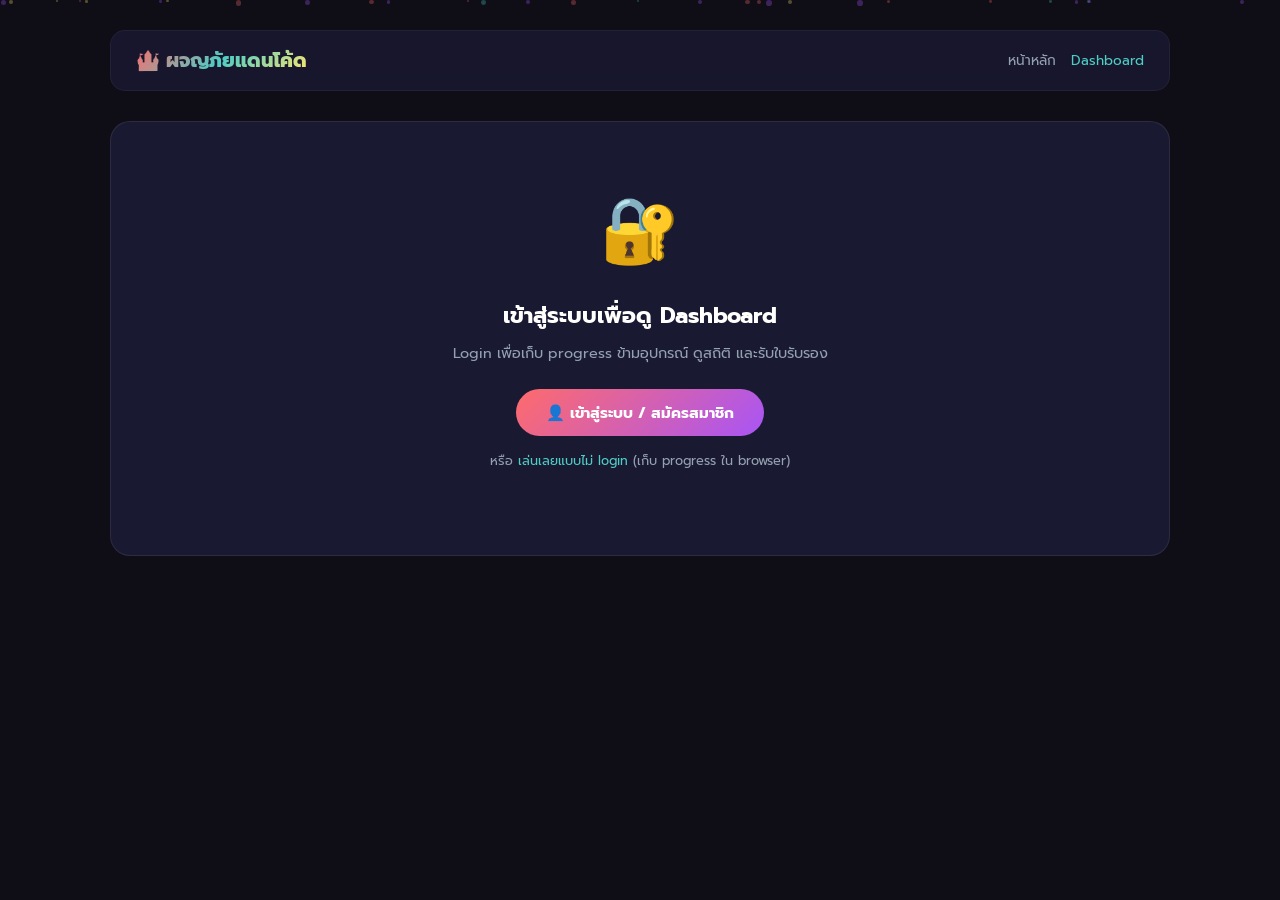
<file: dashboard.html>
<!DOCTYPE html>
<html lang="th">
<head>
<meta charset="UTF-8">
<meta name="viewport" content="width=device-width, initial-scale=1.0">
<title>🏰 Dashboard - ผจญภัยแดนโค้ด</title>
<link rel="preconnect" href="https://fonts.googleapis.com">
<link href="https://fonts.googleapis.com/css2?family=Prompt:wght@300;400;600;700;800&family=Fira+Code:wght@400;600&display=swap" rel="stylesheet">
<style>
:root {
  --bg-dark: #0f0e17;
  --bg-card: #1a1932;
  --accent: #ff6b6b;
  --accent2: #4ecdc4;
  --accent3: #ffe66d;
  --accent4: #a855f7;
  --text: #fffffe;
  --text-dim: #94a1b2;
  --success: #10b981;
  --error: #ef4444;
}

* { margin: 0; padding: 0; box-sizing: border-box; }

body {
  font-family: 'Prompt', sans-serif;
  background: var(--bg-dark);
  color: var(--text);
  min-height: 100vh;
}

/* Particles */
.particles { position: fixed; top: 0; left: 0; width: 100%; height: 100%; pointer-events: none; z-index: 0; overflow: hidden; }
.particle { position: absolute; width: 4px; height: 4px; background: var(--accent2); border-radius: 50%; opacity: 0.3; animation: float-particle linear infinite; }
@keyframes float-particle { 0% { transform: translateY(100vh) rotate(0deg); opacity: 0; } 10% { opacity: 0.3; } 90% { opacity: 0.3; } 100% { transform: translateY(-10vh) rotate(720deg); opacity: 0; } }

.container { position: relative; z-index: 1; max-width: 1100px; margin: 0 auto; padding: 30px 20px; }

/* Top Nav */
.top-nav {
  display: flex; align-items: center; justify-content: space-between;
  padding: 15px 25px;
  background: rgba(26,25,50,0.8);
  border: 1px solid rgba(255,255,255,0.05);
  border-radius: 15px;
  margin-bottom: 30px;
  backdrop-filter: blur(10px);
}
.top-nav .logo {
  font-size: 1.2rem; font-weight: 800;
  background: linear-gradient(135deg, var(--accent), var(--accent2), var(--accent3));
  -webkit-background-clip: text; -webkit-text-fill-color: transparent;
  text-decoration: none;
}
.top-nav .nav-links { display: flex; gap: 15px; align-items: center; }
.top-nav .nav-links a {
  color: var(--text-dim); text-decoration: none; font-size: 0.85rem;
  transition: color 0.3s;
}
.top-nav .nav-links a:hover { color: var(--text); }
.logout-btn {
  background: rgba(239,68,68,0.15); border: 1px solid rgba(239,68,68,0.3);
  color: var(--error); padding: 6px 16px; border-radius: 20px;
  font-family: 'Prompt', sans-serif; font-size: 0.8rem; cursor: pointer;
  transition: all 0.3s;
}
.logout-btn:hover { background: var(--error); color: #fff; }

/* Profile Header */
.profile-header {
  display: flex; align-items: center; gap: 25px;
  padding: 30px;
  background: linear-gradient(135deg, rgba(255,107,107,0.1), rgba(168,85,247,0.1));
  border: 1px solid rgba(255,255,255,0.08);
  border-radius: 20px;
  margin-bottom: 25px;
}
.avatar {
  width: 80px; height: 80px; border-radius: 50%;
  background: linear-gradient(135deg, var(--accent), var(--accent4));
  display: flex; align-items: center; justify-content: center;
  font-size: 2.5rem; flex-shrink: 0;
}
.profile-info h1 { font-size: 1.6rem; font-weight: 700; }
.profile-info .email { color: var(--text-dim); font-size: 0.85rem; margin-top: 4px; }
.profile-stats {
  display: flex; gap: 25px; margin-top: 12px;
}
.profile-stat {
  text-align: center;
}
.profile-stat .num {
  font-size: 1.3rem; font-weight: 800;
  background: linear-gradient(135deg, var(--accent3), var(--accent2));
  -webkit-background-clip: text; -webkit-text-fill-color: transparent;
}
.profile-stat .label { font-size: 0.7rem; color: var(--text-dim); }

/* Stats Grid */
.stats-grid {
  display: grid; grid-template-columns: repeat(4, 1fr); gap: 15px;
  margin-bottom: 30px;
}
.stat-card {
  background: var(--bg-card);
  border: 1px solid rgba(255,255,255,0.05);
  border-radius: 15px;
  padding: 20px; text-align: center;
}
.stat-card .icon { font-size: 1.8rem; margin-bottom: 8px; }
.stat-card .value {
  font-size: 1.5rem; font-weight: 800;
  background: linear-gradient(135deg, var(--accent), var(--accent2));
  -webkit-background-clip: text; -webkit-text-fill-color: transparent;
}
.stat-card .label { font-size: 0.75rem; color: var(--text-dim); margin-top: 4px; }

/* Game Progress Cards */
.section-title {
  font-size: 1.2rem; font-weight: 700; margin-bottom: 15px;
  display: flex; align-items: center; gap: 10px;
}
.games-grid {
  display: grid; grid-template-columns: repeat(2, 1fr); gap: 15px;
  margin-bottom: 30px;
}
.game-card {
  background: var(--bg-card);
  border: 1px solid rgba(255,255,255,0.05);
  border-radius: 15px;
  padding: 25px;
  transition: all 0.3s;
  cursor: pointer;
  text-decoration: none; color: inherit;
  display: block;
}
.game-card:hover { transform: translateY(-3px); border-color: rgba(255,255,255,0.15); }
.game-card .game-header { display: flex; align-items: center; gap: 12px; margin-bottom: 15px; }
.game-card .game-icon { font-size: 2rem; }
.game-card .game-name { font-size: 1rem; font-weight: 700; }
.game-card .game-lang { font-size: 0.75rem; color: var(--text-dim); }
.progress-bar-bg {
  width: 100%; height: 8px; background: rgba(255,255,255,0.05);
  border-radius: 4px; overflow: hidden; margin-bottom: 8px;
}
.progress-bar-fill {
  height: 100%; border-radius: 4px;
  transition: width 0.5s ease;
}
.python .progress-bar-fill { background: linear-gradient(90deg, #ff6b6b, #ff8e53); }
.javascript .progress-bar-fill { background: linear-gradient(90deg, #ffe66d, #f0c040); }
.htmlcss .progress-bar-fill { background: linear-gradient(90deg, #4ecdc4, #44b09e); }
.sql .progress-bar-fill { background: linear-gradient(90deg, #a855f7, #7c3aed); }
.game-card .game-stats { display: flex; justify-content: space-between; font-size: 0.8rem; color: var(--text-dim); }
.game-card .xp-earned { color: var(--accent3); font-weight: 600; }

/* Achievements */
.achievements-grid {
  display: grid; grid-template-columns: repeat(auto-fill, minmax(140px, 1fr)); gap: 12px;
  margin-bottom: 30px;
}
.achievement {
  background: var(--bg-card);
  border: 1px solid rgba(255,255,255,0.05);
  border-radius: 12px;
  padding: 15px; text-align: center;
  opacity: 0.4;
  transition: all 0.3s;
}
.achievement.unlocked {
  opacity: 1;
  border-color: rgba(255,230,109,0.3);
  background: linear-gradient(135deg, rgba(255,230,109,0.05), rgba(168,85,247,0.05));
}
.achievement .badge { font-size: 2rem; margin-bottom: 5px; }
.achievement .name { font-size: 0.75rem; font-weight: 600; }

/* Login prompt */
.login-prompt {
  text-align: center;
  padding: 60px 30px;
  background: var(--bg-card);
  border: 1px solid rgba(255,255,255,0.08);
  border-radius: 20px;
}
.login-prompt .icon { font-size: 4rem; margin-bottom: 20px; }
.login-prompt h2 { font-size: 1.4rem; margin-bottom: 10px; }
.login-prompt p { color: var(--text-dim); margin-bottom: 25px; font-size: 0.9rem; }
.login-prompt .btn {
  display: inline-block;
  background: linear-gradient(135deg, var(--accent), var(--accent4));
  color: #fff; padding: 12px 30px; border-radius: 25px;
  text-decoration: none; font-weight: 700; font-size: 0.95rem;
  border: none; cursor: pointer; font-family: 'Prompt', sans-serif;
  transition: all 0.3s;
}
.login-prompt .btn:hover { transform: scale(1.05); }
.login-prompt .note { margin-top: 15px; font-size: 0.8rem; color: var(--text-dim); }
.login-prompt .note a { color: var(--accent2); text-decoration: none; }

/* Responsive */
@media (max-width: 768px) {
  .stats-grid { grid-template-columns: repeat(2, 1fr); }
  .games-grid { grid-template-columns: 1fr; }
  .profile-header { flex-direction: column; text-align: center; }
  .profile-stats { justify-content: center; }
}
@media (max-width: 480px) {
  .stats-grid { grid-template-columns: 1fr 1fr; }
  .achievements-grid { grid-template-columns: repeat(3, 1fr); }
}
</style>
</head>
<body>

<div class="particles" id="particles"></div>

<div class="container">
  <!-- Top Nav -->
  <nav class="top-nav">
    <a href="index.html" class="logo">🏰 ผจญภัยแดนโค้ด</a>
    <div class="nav-links">
      <a href="index.html">หน้าหลัก</a>
      <a href="dashboard.html" style="color:var(--accent2)">Dashboard</a>
      <button class="logout-btn" id="nav-logout" onclick="handleLogout()" style="display:none">ออกจากระบบ</button>
    </div>
  </nav>

  <!-- Content: changes based on login state -->
  <div id="dashboard-content">
    <!-- Login Prompt (shown when not logged in) -->
    <div id="login-section" class="login-prompt">
      <div class="icon">🔐</div>
      <h2>เข้าสู่ระบบเพื่อดู Dashboard</h2>
      <p>Login เพื่อเก็บ progress ข้ามอุปกรณ์ ดูสถิติ และรับใบรับรอง</p>
      <button class="btn" onclick="CodeQuestAuth.openModal()">👤 เข้าสู่ระบบ / สมัครสมาชิก</button>
      <p class="note">หรือ <a href="index.html">เล่นเลยแบบไม่ login</a> (เก็บ progress ใน browser)</p>
    </div>

    <!-- Dashboard (shown when logged in) -->
    <div id="main-dashboard" style="display:none">
      <!-- Profile Header -->
      <div class="profile-header">
        <div class="avatar" id="profile-avatar">🧙‍♂️</div>
        <div class="profile-info">
          <h1 id="profile-name">นักผจญภัย</h1>
          <div class="email" id="profile-email"></div>
          <div class="profile-stats">
            <div class="profile-stat">
              <div class="num" id="total-xp">0</div>
              <div class="label">Total XP</div>
            </div>
            <div class="profile-stat">
              <div class="num" id="total-levels">0</div>
              <div class="label">ด่านที่ผ่าน</div>
            </div>
            <div class="profile-stat">
              <div class="num" id="play-streak">0</div>
              <div class="label">วันติดต่อกัน</div>
            </div>
          </div>
        </div>
      </div>

      <!-- Quick Stats -->
      <div class="stats-grid">
        <div class="stat-card">
          <div class="icon">🐍</div>
          <div class="value" id="py-level">0/50</div>
          <div class="label">Python Quest</div>
        </div>
        <div class="stat-card">
          <div class="icon">⚡</div>
          <div class="value" id="js-level">0/50</div>
          <div class="label">JS Quest</div>
        </div>
        <div class="stat-card">
          <div class="icon">🌐</div>
          <div class="value" id="html-level">0/40</div>
          <div class="label">HTML/CSS Quest</div>
        </div>
        <div class="stat-card">
          <div class="icon">💾</div>
          <div class="value" id="sql-level">0/40</div>
          <div class="label">SQL Quest</div>
        </div>
      </div>

      <!-- Game Progress -->
      <div class="section-title">🎮 ความก้าวหน้าแต่ละเกม</div>
      <div class="games-grid">
        <a href="python_quest.html" class="game-card python">
          <div class="game-header">
            <div class="game-icon">🐍</div>
            <div>
              <div class="game-name">Python Quest</div>
              <div class="game-lang">50 ด่าน · 8 Zones</div>
            </div>
          </div>
          <div class="progress-bar-bg"><div class="progress-bar-fill" id="py-bar" style="width:0%"></div></div>
          <div class="game-stats">
            <span id="py-progress">ด่าน 0/50</span>
            <span class="xp-earned" id="py-xp">0 XP</span>
          </div>
        </a>
        <a href="js_quest.html" class="game-card javascript">
          <div class="game-header">
            <div class="game-icon">⚡</div>
            <div>
              <div class="game-name">JavaScript Quest</div>
              <div class="game-lang">50 ด่าน · 8 Zones</div>
            </div>
          </div>
          <div class="progress-bar-bg"><div class="progress-bar-fill" id="js-bar" style="width:0%"></div></div>
          <div class="game-stats">
            <span id="js-progress">ด่าน 0/50</span>
            <span class="xp-earned" id="js-xp">0 XP</span>
          </div>
        </a>
        <a href="htmlcss_quest.html" class="game-card htmlcss">
          <div class="game-header">
            <div class="game-icon">🌐</div>
            <div>
              <div class="game-name">HTML/CSS Quest</div>
              <div class="game-lang">40 ด่าน · 7 Zones</div>
            </div>
          </div>
          <div class="progress-bar-bg"><div class="progress-bar-fill" id="html-bar" style="width:0%"></div></div>
          <div class="game-stats">
            <span id="html-progress">ด่าน 0/40</span>
            <span class="xp-earned" id="html-xp">0 XP</span>
          </div>
        </a>
        <a href="sql_quest.html" class="game-card sql">
          <div class="game-header">
            <div class="game-icon">💾</div>
            <div>
              <div class="game-name">SQL Quest</div>
              <div class="game-lang">40 ด่าน · 8 Zones</div>
            </div>
          </div>
          <div class="progress-bar-bg"><div class="progress-bar-fill" id="sql-bar" style="width:0%"></div></div>
          <div class="game-stats">
            <span id="sql-progress">ด่าน 0/40</span>
            <span class="xp-earned" id="sql-xp">0 XP</span>
          </div>
        </a>
      </div>

      <!-- Achievements -->
      <div class="section-title">🏆 เหรียญรางวัล</div>
      <div class="achievements-grid" id="achievements-grid">
        <div class="achievement" data-key="first_code"><div class="badge">🎯</div><div class="name">โค้ดแรก</div></div>
        <div class="achievement" data-key="zone_clear"><div class="badge">🗺️</div><div class="name">ผ่าน Zone แรก</div></div>
        <div class="achievement" data-key="no_hints_10"><div class="badge">🧠</div><div class="name">ไม่ใช้ Hint 10 ด่าน</div></div>
        <div class="achievement" data-key="speed_runner"><div class="badge">⚡</div><div class="name">Speed Runner</div></div>
        <div class="achievement" data-key="python_master"><div class="badge">🐍</div><div class="name">Python Master</div></div>
        <div class="achievement" data-key="js_master"><div class="badge">💛</div><div class="name">JS Master</div></div>
        <div class="achievement" data-key="html_master"><div class="badge">🌐</div><div class="name">HTML/CSS Master</div></div>
        <div class="achievement" data-key="sql_master"><div class="badge">💾</div><div class="name">SQL Master</div></div>
        <div class="achievement" data-key="polyglot"><div class="badge">🌟</div><div class="name">Polyglot</div></div>
        <div class="achievement" data-key="xp_1000"><div class="badge">💰</div><div class="name">1,000 XP</div></div>
        <div class="achievement" data-key="xp_5000"><div class="badge">💎</div><div class="name">5,000 XP</div></div>
        <div class="achievement" data-key="completionist"><div class="badge">👑</div><div class="name">ผ่านครบ 180 ด่าน</div></div>
      </div>
    </div>
  </div>
</div>

<script src="auth.js"></script>
<script>
// Particles
(function() {
  const container = document.getElementById('particles');
  for (let i = 0; i < 30; i++) {
    const p = document.createElement('div');
    p.className = 'particle';
    p.style.left = Math.random() * 100 + '%';
    p.style.animationDuration = (8 + Math.random() * 15) + 's';
    p.style.animationDelay = (Math.random() * 10) + 's';
    p.style.width = p.style.height = (2 + Math.random() * 4) + 'px';
    const colors = ['#ff6b6b','#4ecdc4','#ffe66d','#a855f7'];
    p.style.background = colors[Math.floor(Math.random() * colors.length)];
    container.appendChild(p);
  }
})();

// Game config
const GAMES = [
  { key: 'python', lsKey: 'pythonquest_50', total: 50, prefix: 'py' },
  { key: 'javascript', lsKey: 'jsquest_50', total: 50, prefix: 'js' },
  { key: 'htmlcss', lsKey: 'htmlcssquest_40', total: 40, prefix: 'html' },
  { key: 'sql', lsKey: 'sqlquest_40', total: 40, prefix: 'sql' }
];

// Load progress from localStorage
function loadAllProgress() {
  let totalXP = 0;
  let totalLevels = 0;

  GAMES.forEach(game => {
    const saved = localStorage.getItem(game.lsKey);
    let completed = 0, xp = 0;

    if (saved) {
      try {
        const data = JSON.parse(saved);
        if (data.completedLevels) {
          completed = data.completedLevels.length;
        } else if (data.maxLevel) {
          completed = data.maxLevel - 1;
        } else if (typeof data === 'object') {
          // Handle different save formats
          completed = Object.keys(data).filter(k => data[k]?.completed).length;
        }
        xp = data.xp || data.total_xp || 0;
      } catch(e) {
        console.log('Failed to parse', game.lsKey);
      }
    }

    const pct = Math.round((completed / game.total) * 100);
    totalXP += xp;
    totalLevels += completed;

    // Update UI
    const bar = document.getElementById(game.prefix + '-bar');
    const progress = document.getElementById(game.prefix + '-progress');
    const xpEl = document.getElementById(game.prefix + '-xp');
    const level = document.getElementById(game.prefix + '-level');

    if (bar) bar.style.width = pct + '%';
    if (progress) progress.textContent = `ด่าน ${completed}/${game.total}`;
    if (xpEl) xpEl.textContent = xp.toLocaleString() + ' XP';
    if (level) level.textContent = `${completed}/${game.total}`;
  });

  document.getElementById('total-xp').textContent = totalXP.toLocaleString();
  document.getElementById('total-levels').textContent = totalLevels;

  // Check achievements
  checkAchievements(totalXP, totalLevels);
}

function checkAchievements(totalXP, totalLevels) {
  const unlocked = [];

  if (totalLevels >= 1) unlocked.push('first_code');
  if (totalLevels >= 7) unlocked.push('zone_clear');
  if (totalXP >= 1000) unlocked.push('xp_1000');
  if (totalXP >= 5000) unlocked.push('xp_5000');
  if (totalLevels >= 180) unlocked.push('completionist');

  // Per-game completion
  GAMES.forEach(game => {
    const saved = localStorage.getItem(game.lsKey);
    if (saved) {
      try {
        const data = JSON.parse(saved);
        const completed = data.completedLevels?.length || 0;
        if (completed >= game.total) {
          if (game.key === 'python') unlocked.push('python_master');
          if (game.key === 'javascript') unlocked.push('js_master');
          if (game.key === 'htmlcss') unlocked.push('html_master');
          if (game.key === 'sql') unlocked.push('sql_master');
        }
      } catch(e) {}
    }
  });

  // Check polyglot (played at least 2 games)
  let gamesPlayed = 0;
  GAMES.forEach(game => {
    if (localStorage.getItem(game.lsKey)) gamesPlayed++;
  });
  if (gamesPlayed >= 3) unlocked.push('polyglot');

  // Update UI
  unlocked.forEach(key => {
    const el = document.querySelector(`.achievement[data-key="${key}"]`);
    if (el) el.classList.add('unlocked');
  });
}

// Auth state callback
function onAuthChange(event) {
  if (event === 'SIGNED_IN') {
    showDashboard();
  } else if (event === 'SIGNED_OUT') {
    showLoginPrompt();
  }
}

function showDashboard() {
  document.getElementById('login-section').style.display = 'none';
  document.getElementById('main-dashboard').style.display = 'block';
  document.getElementById('nav-logout').style.display = 'inline-block';

  if (CodeQuestAuth.profile) {
    document.getElementById('profile-name').textContent = CodeQuestAuth.profile.display_name || 'นักผจญภัย';
  }
  if (CodeQuestAuth.currentUser) {
    document.getElementById('profile-email').textContent = CodeQuestAuth.currentUser.email || '';
  }

  loadAllProgress();
}

function showLoginPrompt() {
  document.getElementById('login-section').style.display = 'block';
  document.getElementById('main-dashboard').style.display = 'none';
  document.getElementById('nav-logout').style.display = 'none';
}

async function handleLogout() {
  await CodeQuestAuth.signOut();
  showLoginPrompt();
}

// Init: also show dashboard if localStorage has data (even without login)
document.addEventListener('DOMContentLoaded', () => {
  // Check if any game has been played locally
  let hasLocalData = false;
  GAMES.forEach(game => {
    if (localStorage.getItem(game.lsKey)) hasLocalData = true;
  });

  // If Supabase not configured or user not logged in but has local data → show dashboard anyway
  setTimeout(() => {
    if (CodeQuestAuth.currentUser) {
      showDashboard();
    } else if (hasLocalData) {
      // Show dashboard with local data even without login
      document.getElementById('login-section').style.display = 'none';
      document.getElementById('main-dashboard').style.display = 'block';
      document.getElementById('profile-name').textContent = 'นักผจญภัย (ไม่ได้ Login)';
      document.getElementById('profile-email').textContent = 'Login เพื่อเก็บ progress ข้ามอุปกรณ์';
      loadAllProgress();
    }
  }, 1500); // Wait for auth init
});
</script>
</body>
</html>
</file>
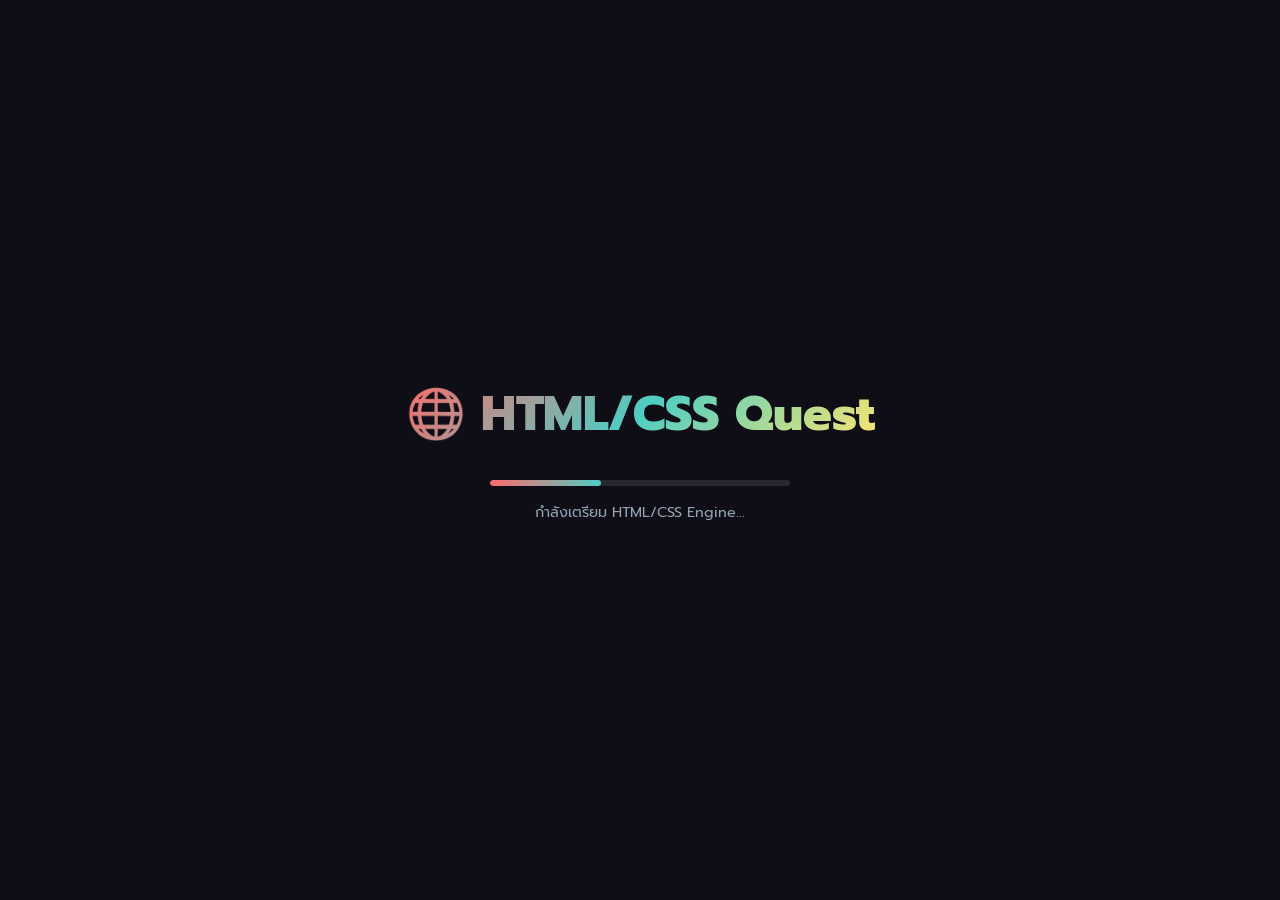
<file: htmlcss_quest.html>
<!DOCTYPE html>
<html lang="th"><head><meta charset="UTF-8"><meta name="viewport" content="width=device-width, initial-scale=1.0"><title>HTML/CSS Quest</title><style>@import url('https://fonts.googleapis.com/css2?family=Prompt:wght@300;400;600;700;800&family=Fira+Code:wght@400;600&display=swap');:root{--bg-dark:#0f0e17;--bg-card:#1a1932;--accent:#ff6b6b;--accent2:#4ecdc4;--accent3:#ffe66d;--accent4:#a855f7;--text:#fffffe;--text-dim:#94a1b2;--success:#10b981;--error:#ef4444;--code-bg:#1e1e3f}*{margin:0;padding:0;box-sizing:border-box}body{font-family:'Prompt',sans-serif;background:var(--bg-dark);color:var(--text);min-height:100vh;overflow-x:hidden}.particles{position:fixed;top:0;left:0;width:100%;height:100%;pointer-events:none;z-index:0;overflow:hidden}.particle{position:absolute;width:4px;height:4px;background:var(--accent2);border-radius:50%;opacity:.3;animation:float-particle linear infinite}@keyframes float-particle{0%{transform:translateY(100vh)rotate(0deg);opacity:0}10%{opacity:.3}90%{opacity:.3}100%{transform:translateY(-10vh)rotate(720deg);opacity:0}}#loading-screen{position:fixed;top:0;left:0;width:100%;height:100%;background:var(--bg-dark);display:flex;flex-direction:column;align-items:center;justify-content:center;z-index:1000;transition:opacity .5s}.loading-logo{font-size:3rem;font-weight:800;background:linear-gradient(135deg,var(--accent),var(--accent2),var(--accent3));-webkit-background-clip:text;-webkit-text-fill-color:transparent;margin-bottom:30px;animation:pulse-glow 2s ease-in-out infinite}@keyframes pulse-glow{0%,100%{filter:brightness(1)}50%{filter:brightness(1.3)}}.loading-bar-container{width:300px;height:6px;background:rgba(255,255,255,.1);border-radius:3px;overflow:hidden}.loading-bar{width:0%;height:100%;background:linear-gradient(90deg,var(--accent),var(--accent2));border-radius:3px;transition:width .3s}.loading-text{margin-top:15px;color:var(--text-dim);font-size:.9rem}.app-container{position:relative;z-index:1;display:none}.top-bar{background:rgba(26,25,50,.9);backdrop-filter:blur(10px);border-bottom:1px solid rgba(255,255,255,.05);padding:12px 30px;display:flex;align-items:center;justify-content:space-between;position:sticky;top:0;z-index:100}.logo{font-size:1.3rem;font-weight:700;background:linear-gradient(135deg,var(--accent),var(--accent2));-webkit-background-clip:text;-webkit-text-fill-color:transparent}.logo span{font-size:.8rem;opacity:.7;-webkit-text-fill-color:var(--text-dim);margin-left:8px}.player-info{display:flex;align-items:center;gap:20px}.xp-bar-container{width:200px;height:8px;background:rgba(255,255,255,.1);border-radius:4px;overflow:hidden}.xp-bar{height:100%;background:linear-gradient(90deg,var(--accent3),var(--accent));border-radius:4px;transition:width .5s ease}.xp-text{font-size:.8rem;color:var(--accent3);font-weight:600}.level-badge{background:linear-gradient(135deg,var(--accent4),var(--accent));padding:4px 14px;border-radius:20px;font-size:.8rem;font-weight:600}.screen{display:none}.screen.active{display:block}.home-screen{min-height:100vh;display:flex;flex-direction:column;align-items:center;padding:60px 20px}.home-title{font-size:4rem;font-weight:800;text-align:center;margin-bottom:10px;background:linear-gradient(135deg,var(--accent),var(--accent2),var(--accent3),var(--accent4));-webkit-background-clip:text;-webkit-text-fill-color:transparent;animation:title-shimmer 3s ease-in-out infinite}@keyframes title-shimmer{0%,100%{filter:hue-rotate(0deg)}50%{filter:hue-rotate(30deg)}}.home-subtitle{font-size:1.2rem;color:var(--text-dim);text-align:center;margin-bottom:50px}.home-subtitle strong{color:var(--accent2)}.stage-map{display:grid;grid-template-columns:repeat(5,1fr);gap:16px;max-width:800px;width:100%;margin-bottom:30px}.stage-node{background:var(--bg-card);border:2px solid rgba(255,255,255,.08);border-radius:16px;padding:20px 14px;text-align:center;cursor:pointer;transition:all .3s ease;position:relative;overflow:hidden}.stage-node:hover{transform:translateY(-4px);border-color:var(--accent2);box-shadow:0 8px 30px rgba(78,205,196,.15)}.stage-node.locked{opacity:.4;cursor:not-allowed;filter:grayscale(.5)}.stage-node.locked:hover{transform:none;border-color:rgba(255,255,255,.08);box-shadow:none}.stage-node.completed{border-color:var(--success);background:linear-gradient(135deg,rgba(16,185,129,.1),var(--bg-card))}.stage-node.current{border-color:var(--accent3);animation:current-pulse 2s ease-in-out infinite}@keyframes current-pulse{0%,100%{box-shadow:0 0 0 0 rgba(255,230,109,.3)}50%{box-shadow:0 0 20px 5px rgba(255,230,109,.15)}}.stage-icon{font-size:2rem;margin-bottom:8px}.stage-num{font-size:.75rem;color:var(--text-dim);margin-bottom:4px}.stage-name{font-size:.85rem;font-weight:600;line-height:1.3}.stage-check{position:absolute;top:8px;right:8px;font-size:1.2rem}.zone-label{grid-column:1/-1;text-align:center;padding:10px;margin-top:10px;font-size:1rem;font-weight:700;border-radius:10px}.zone-label.zone1{background:linear-gradient(90deg,rgba(255,107,107,.15),transparent);color:var(--accent)}.zone-label.zone2{background:linear-gradient(90deg,rgba(78,205,196,.15),transparent);color:var(--accent2)}.zone-label.zone3{background:linear-gradient(90deg,rgba(168,85,247,.15),transparent);color:var(--accent4)}.zone-label.zone4{background:linear-gradient(90deg,rgba(255,230,109,.15),transparent);color:var(--accent3)}.game-screen{max-width:1100px;margin:0 auto;padding:30px 20px}.game-header{display:flex;align-items:center;gap:20px;margin-bottom:25px}.btn-back{background:rgba(255,255,255,.06);border:1px solid rgba(255,255,255,.1);color:var(--text);padding:8px 16px;border-radius:10px;cursor:pointer;font-family:'Prompt';font-size:.9rem;transition:all .2s}.btn-back:hover{background:rgba(255,255,255,.12)}.game-title-area{flex:1}.game-title-area h2{font-size:1.4rem;font-weight:700}.game-title-area .theme-badge{display:inline-block;font-size:.75rem;padding:3px 10px;border-radius:12px;margin-top:4px}.story-box{background:linear-gradient(135deg,rgba(26,25,50,.9),rgba(15,14,23,.9));border:1px solid rgba(255,255,255,.08);border-radius:16px;padding:25px;margin-bottom:20px;position:relative;overflow:hidden}.story-box::before{content:'';position:absolute;top:0;left:0;width:4px;height:100%}.story-box.theme-dungeon::before{background:linear-gradient(180deg,var(--accent),var(--accent3))}.story-box.theme-detective::before{background:linear-gradient(180deg,#3b82f6,var(--accent2))}.story-box.theme-chef::before{background:linear-gradient(180deg,var(--accent3),#f97316)}.story-box.theme-space::before{background:linear-gradient(180deg,var(--accent4),#ec4899)}.story-character{font-size:2.5rem;margin-bottom:10px}.story-text{font-size:1rem;line-height:1.8;color:var(--text)}.story-text .highlight{color:var(--accent3);font-weight:600}.mission-box{background:var(--bg-card);border:1px solid rgba(255,255,255,.08);border-radius:16px;padding:25px;margin-bottom:20px}.mission-box h3{font-size:1rem;font-weight:700;margin-bottom:12px;color:var(--accent3)}.mission-box h3::before{content:'🎯 '}.mission-text{font-size:.95rem;line-height:1.7;color:var(--text)}.mission-text code{background:rgba(168,85,247,.15);color:var(--accent4);padding:2px 8px;border-radius:6px;font-family:'Fira Code',monospace;font-size:.85rem}.hint-area{margin-bottom:20px}.hint-buttons{display:flex;gap:8px;margin-bottom:10px;flex-wrap:wrap}.btn-hint{background:rgba(255,230,109,.1);border:1px solid rgba(255,230,109,.2);color:var(--accent3);padding:6px 16px;border-radius:8px;cursor:pointer;font-family:'Prompt';font-size:.85rem;transition:all .2s}.btn-hint:hover{background:rgba(255,230,109,.2)}.btn-hint.used{opacity:.5}.btn-hint.level2{background:rgba(255,165,0,.1);border-color:rgba(255,165,0,.2);color:#ffa500}.btn-hint.level3{background:rgba(255,107,107,.1);border-color:rgba(255,107,107,.2);color:var(--accent)}.hint-box{background:rgba(255,230,109,.05);border:1px solid rgba(255,230,109,.15);border-radius:12px;padding:15px 20px;display:none}.hint-box.show{display:block}.hint-box p{color:var(--accent3);font-size:.9rem;line-height:1.6;white-space:pre-wrap}.hint-box.level2{border-color:rgba(255,165,0,.15)}.hint-box.level2 p{color:#ffa500}.hint-box.level3{border-color:rgba(255,107,107,.15)}.hint-box.level3 p{color:var(--accent)}.editor-area{margin-bottom:20px}.editor-tabs{display:flex;gap:0}.editor-tab{background:rgba(255,255,255,.04);border:1px solid rgba(255,255,255,.08);border-bottom:none;padding:8px 20px;font-family:'Fira Code',monospace;font-size:.8rem;color:var(--text-dim);border-radius:10px 10px 0 0}.editor-tab.active{background:var(--code-bg);color:var(--accent2)}.code-editor{width:100%;min-height:220px;background:var(--code-bg);border:1px solid rgba(255,255,255,.1);border-radius:0 12px 12px 12px;padding:20px;font-family:'Fira Code',monospace;font-size:.95rem;color:#e0e0ff;line-height:1.7;resize:vertical;outline:none;tab-size:4}.code-editor:focus{border-color:var(--accent2);box-shadow:0 0 15px rgba(78,205,196,.1)}.code-editor::placeholder{color:rgba(255,255,255,.2)}.action-bar{display:flex;gap:12px;align-items:center;margin-bottom:20px}.btn-run{background:linear-gradient(135deg,var(--accent2),#38b2ac);color:#000;border:none;padding:12px 30px;border-radius:12px;font-family:'Prompt';font-size:1rem;font-weight:700;cursor:pointer;transition:all .2s;display:flex;align-items:center;gap:8px}.btn-run:hover{transform:translateY(-2px);box-shadow:0 6px 20px rgba(78,205,196,.3)}.btn-run:disabled{opacity:.5;cursor:not-allowed;transform:none;box-shadow:none}.btn-submit{background:linear-gradient(135deg,var(--accent4),#7c3aed);color:#fff;border:none;padding:12px 30px;border-radius:12px;font-family:'Prompt';font-size:1rem;font-weight:700;cursor:pointer;transition:all .2s}.btn-submit:hover{transform:translateY(-2px);box-shadow:0 6px 20px rgba(168,85,247,.3)}.preview-panel{background:#0d0d1a;border:1px solid rgba(255,255,255,.08);border-radius:12px;overflow:hidden;margin-bottom:20px}.preview-header{background:rgba(255,255,255,.03);padding:10px 20px;font-size:.8rem;color:var(--text-dim);border-bottom:1px solid rgba(255,255,255,.05);display:flex;align-items:center;gap:8px}.dot{width:8px;height:8px;border-radius:50%}.dot.red{background:#ef4444}.dot.yellow{background:#eab308}.dot.green{background:#22c55e}.preview-frame{width:100%;min-height:300px;background:#fff;border:none;display:block}.modal-overlay{position:fixed;top:0;left:0;width:100%;height:100%;background:rgba(0,0,0,.7);backdrop-filter:blur(5px);display:none;align-items:center;justify-content:center;z-index:200}.modal-overlay.show{display:flex}.modal-content{background:var(--bg-card);border:1px solid rgba(255,255,255,.1);border-radius:24px;padding:40px;text-align:center;max-width:480px;width:90%;animation:modal-pop .4s ease}@keyframes modal-pop{0%{transform:scale(.8);opacity:0}100%{transform:scale(1);opacity:1}}.modal-icon{font-size:4rem;margin-bottom:16px}.modal-title{font-size:1.5rem;font-weight:800;margin-bottom:10px}.modal-text{color:var(--text-dim);margin-bottom:8px;line-height:1.6}.modal-xp{color:var(--accent3);font-size:1.2rem;font-weight:700;margin-bottom:20px}.btn-next{background:linear-gradient(135deg,var(--accent3),#f59e0b);color:#000;border:none;padding:14px 40px;border-radius:14px;font-family:'Prompt';font-size:1.1rem;font-weight:700;cursor:pointer;transition:all .2s}.btn-next:hover{transform:translateY(-2px);box-shadow:0 6px 20px rgba(255,230,109,.3)}.modal-content.fail .modal-title{color:var(--error)}.modal-content.fail .modal-text{color:var(--accent3);font-weight:500}.btn-retry{background:linear-gradient(135deg,var(--accent),#dc2626);color:#fff;border:none;padding:14px 40px;border-radius:14px;font-family:'Prompt';font-size:1.1rem;font-weight:700;cursor:pointer;transition:all .2s}.victory-screen{min-height:100vh;display:flex;flex-direction:column;align-items:center;justify-content:center;text-align:center;padding:40px}.victory-icon{font-size:6rem;margin-bottom:20px;animation:bounce 1s ease infinite}@keyframes bounce{0%,100%{transform:translateY(0)}50%{transform:translateY(-20px)}}.victory-title{font-size:3rem;font-weight:800;background:linear-gradient(135deg,var(--accent3),var(--accent),var(--accent4));-webkit-background-clip:text;-webkit-text-fill-color:transparent;margin-bottom:15px}.victory-text{color:var(--text-dim);font-size:1.1rem;line-height:1.8;max-width:600px}.btn-restart{margin-top:30px;background:linear-gradient(135deg,var(--accent2),var(--accent4));color:#fff;border:none;padding:16px 50px;border-radius:14px;font-family:'Prompt';font-size:1.1rem;font-weight:700;cursor:pointer}@media(max-width:768px){.home-title{font-size:2.4rem}.stage-map{grid-template-columns:repeat(3,1fr);gap:10px}.game-screen{padding:15px}.top-bar{padding:10px 15px}.xp-bar-container{width:120px}.action-bar{flex-wrap:wrap}}</style></head><body><div class="particles" id="particles"></div><div id="loading-screen"><div class="loading-logo">🌐 HTML/CSS Quest</div><div class="loading-bar-container"><div class="loading-bar" id="loading-bar"></div></div><div class="loading-text" id="loading-text">กำลังเตรียม HTML/CSS Engine...</div></div><div class="app-container" id="app"><div class="top-bar"><div class="logo">🌐 HTML/CSS Quest <span>ผจญภัยแดนโค้ด</span></div><div class="player-info"><div class="xp-text" id="xp-display">XP: 0 / 200</div><div class="xp-bar-container"><div class="xp-bar" id="xp-bar"></div></div><div class="level-badge" id="player-level">Lv.1 มือใหม่</div></div></div><div class="screen active" id="home-screen"><div class="home-screen"><div class="home-title">HTML/CSS Quest</div><div class="home-subtitle">ผจญภัยแดนโค้ด — เรียน HTML/CSS ผ่าน <strong>40 ด่าน</strong> สุดมัน!</div><div class="stage-map" id="stage-map"></div></div></div><div class="screen" id="game-screen"><div class="game-screen"><div class="game-header"><button class="btn-back" onclick="goHome()">← กลับ</button><div class="game-title-area"><h2 id="game-stage-title"></h2><div class="theme-badge" id="game-theme-badge"></div></div></div><div class="story-box" id="story-box"><div class="story-character" id="story-char"></div><div class="story-text" id="story-text"></div></div><div class="mission-box"><h3>ภารกิจ</h3><div class="mission-text" id="mission-text"></div></div><div class="hint-area"><div class="hint-buttons" id="hint-buttons"></div><div class="hint-box" id="hint-box-1"><p id="hint-text-1"></p></div><div class="hint-box level2" id="hint-box-2"><p id="hint-text-2"></p></div><div class="hint-box level3" id="hint-box-3"><p id="hint-text-3"></p></div></div><div id="editor-section" style="display:none;"><div class="editor-area"><div class="editor-tabs"><div class="editor-tab active">📄 solution.html</div></div><textarea class="code-editor" id="code-editor" spellcheck="false" placeholder="<!-- เขียนโค้ด HTML/CSS ที่นี่... -->"></textarea></div><div class="action-bar"><button class="btn-run" onclick="runCode()">▶ ทดสอบ</button><button class="btn-submit" onclick="submitCode()">✓ ส่ง</button></div></div><div class="preview-panel"><div class="preview-header"><div class="dot red"></div><div class="dot yellow"></div><div class="dot green"></div><span style="margin-left:10px;">Preview</span></div><iframe class="preview-frame" id="preview-frame" sandbox="allow-scripts"></iframe></div></div></div><div class="screen" id="victory-screen"><div class="victory-screen"><div class="victory-icon">🏆</div><div class="victory-title">ชัยชนะ!</div><div class="victory-text">คุณสิ้นสุด HTML/CSS Quest แล้ว! คุณเป็น Web Master ที่สุดยอด!<br><br>ผ่าน 40 ด่านทั้งหมด และเรียนรู้ HTML/CSS อย่างครบถ้วน</div><button class="btn-restart" onclick="resetGame()">เริ่มใหม่</button></div></div></div><div class="modal-overlay" id="result-modal"><div class="modal-content" id="modal-content"><div class="modal-icon" id="modal-icon">🎉</div><div class="modal-title" id="modal-title">ผ่านด่าน!</div><div class="modal-text" id="modal-text">สุดยอด!</div><div class="modal-xp" id="modal-xp">+100 XP</div><button class="btn-next" id="modal-btn" onclick="closeModal()">ด่านถัดไป</button></div></div><script>function createParticles(){const container=document.getElementById('particles');for(let i=0;i<50;i++){const p=document.createElement('div');p.className='particle';p.style.left=Math.random()*100+'%';p.style.top=Math.random()*100+'%';p.style.animationDuration=(Math.random()*20+10)+'s';p.style.animationDelay=Math.random()*5+'s';container.appendChild(p);}}const LEVELS=[{id:1,name:"หัวข้อและย่อหน้า",icon:"🏗️",theme:"dungeon",zone:1,type:"standard",xp:85,themeName:"HTML",character:"👨‍💻",story:"ในภาษา HTML เราใช้แท็กหัวข้อ h1 ถึง h6 สำหรับสร้างหัวข้อ และแท็ก p สำหรับสร้างย่อหน้า",mission:"สร้างหัวข้อ h1 ที่มีข้อความ 'เรียนรู้ HTML' และแท็ก p ที่มีข้อความ 'นี่คือบทแรก'",hints:["ใช้แท็ก <h1> สำหรับหัวข้อ","ใช้แท็ก <p> สำหรับข้อความ","ตรวจสอบว่าปิดแท็กอย่างถูกต้อง"],starter:"",codeCheck:code=>code.includes('<h1')&&code.includes('</h1>')&&code.includes('<p')&&code.includes('</p>')?null:"ต้องใช้แท็ก h1 และ p",validate:doc=>doc&&doc.querySelector('h1')&&doc.querySelector('h1').textContent.includes('เรียน')&&doc.querySelector('p'),successMsg:"ยอดเยี่ยม! คุณสร้างหัวข้อและย่อหน้าได้สำเร็จ!"},{id:2,name:"ลิสต์",icon:"🏗️",theme:"dungeon",zone:1,type:"standard",xp:90,themeName:"HTML",character:"👨‍💻",story:"ลิสต์ใช้สำหรับแสดงรายการข้อมูล มีสองประเภท: ลิสต์เรียงลำดับ (ol) และลิสต์ที่ไม่เรียงลำดับ (ul)",mission:"สร้างลิสต์ไม่เรียงลำดับ (ul) ที่มี 3 รายการ: HTML, CSS, JavaScript",hints:["ใช้ <ul> สำหรับลิสต์ที่ไม่เรียงลำดับ","แต่ละรายการใช้ <li></li>","ต้องมี 3 <li> อย่างน้อย"],starter:"",codeCheck:code=>code.includes('<ul')&&code.includes('<li')&&(code.match(/<li/g)||[]).length>=3?null:"ต้องใช้ ul และ li",validate:doc=>doc&&doc.querySelector('ul')&&doc.querySelectorAll('li').length>=3,successMsg:"สุดยอด! ลิสต์สร้างถูกต้องแล้ว!"},{id:3,name:"ลิงก์",icon:"🏗️",theme:"dungeon",zone:1,type:"standard",xp:95,themeName:"HTML",character:"👨‍💻",story:"ลิงก์ใช้แท็ก <a> เพื่อเชื่อมต่อไปยังหน้าเว็บอื่น หรือไฟล์อื่น",mission:"สร้างลิงก์ที่ชี้ไปยัง 'https://www.google.com' พร้อมข้อความ 'ไปที่ Google'",hints:["ใช้แท็ก <a> และ href attribute","href ต้องเป็น URL ที่ถูกต้อง","ข้อความลิงก์อยู่ระหว่าง <a> กับ </a>"],starter:"",codeCheck:code=>code.includes('<a')&&code.includes('href')&&code.includes('google')?null:"ต้องใช้แท็ก a กับ href",validate:doc=>doc&&doc.querySelector('a')&&doc.querySelector('a').getAttribute('href')&&doc.querySelector('a').getAttribute('href').includes('google'),successMsg:"ยอดเยี่ยม! ลิงก์สร้างถูกต้อง!"},{id:4,name:"รูปภาพ",icon:"🏗️",theme:"dungeon",zone:1,type:"standard",xp:95,themeName:"HTML",character:"👨‍💻",story:"รูปภาพใช้แท็ก <img> โดยต้องระบุ src (ที่อยู่ของไฟล์) และ alt (ข้อความสำรอง)",mission:"สร้างรูปภาพที่ชี้ไปยัง 'https://via.placeholder.com/200' พร้อม alt='Sample Image'",hints:["ใช้แท็ก <img />","ต้องมี src attribute","ต้องมี alt attribute สำหรับข้อความสำรอง"],starter:"",codeCheck:code=>code.includes('<img')&&code.includes('src')&&code.includes('alt')?null:"ต้องใช้ img กับ src และ alt",validate:doc=>doc&&doc.querySelector('img')&&doc.querySelector('img').getAttribute('src')&&doc.querySelector('img').getAttribute('alt'),successMsg:"ดีเยี่ยม! รูปภาพแสดงถูกต้อง!"},{id:5,name:"ตารางง่าย",icon:"🏗️",theme:"dungeon",zone:1,type:"standard",xp:100,themeName:"HTML",character:"👨‍💻",story:"ตารางใช้แท็ก <table> พร้อม <tr> (แถว), <td> (เซลล์ข้อมูล) และ <th> (เซลล์หัวข้อ)",mission:"สร้างตาราง 2 แถว 2 คอลัมน์ โดยแถวแรกเป็นหัวข้อ (Name, Age)",hints:["ใช้ <table> เป็นตัวหลัก","<tr> คือแถว, <th> คือหัวข้อ, <td> คือข้อมูล","ตรวจสอบการปิดแท็กให้ถูกต้อง"],starter:"",codeCheck:code=>code.includes('<table')&&code.includes('<tr')&&code.includes('<th')&&code.includes('<td')?null:"ต้องใช้ table, tr, th, td",validate:doc=>doc&&doc.querySelector('table')&&doc.querySelectorAll('tr').length>=2&&doc.querySelectorAll('th').length>=2,successMsg:"สุดยอด! ตารางสร้างถูกต้อง!"},{id:6,name:"ฟอร์มพื้นฐาน",icon:"🏗️",theme:"dungeon",zone:1,type:"standard",xp:105,themeName:"HTML",character:"👨‍💻",story:"ฟอร์มใช้สำหรับรับข้อมูลจากผู้ใช้ โดยใช้แท็ก <form>, <input>, <label>",mission:"สร้างฟอร์มง่าย ๆ มี input สำหรับชื่อ และปุ่ม submit",hints:["ใช้ <form> เป็นตัวหลัก","<input type='text'> สำหรับข้อมูลข้อความ","<input type='submit'> สำหรับปุ่มส่ง"],starter:"",codeCheck:code=>code.includes('<form')&&code.includes('<input')&&code.includes('type')&&code.includes('submit')?null:"ต้องใช้ form, input, submit",validate:doc=>doc&&doc.querySelector('form')&&doc.querySelector('input[type="text"]')&&doc.querySelector('input[type="submit"]'),successMsg:"ยอดเยี่ยม! ฟอร์มสร้างถูกต้อง!"},{id:7,name:"ป้ายและข้อความ",icon:"🏗️",theme:"dungeon",zone:1,type:"standard",xp:100,themeName:"HTML",character:"👨‍💻",story:"ป้ายใช้ <label> ร่วมกับ input เพื่อให้ใช้งานง่าย และข้อความสามารถใช้แท็ก em, strong, mark",mission:"สร้างข้อความ 'สัตว์เลี้ยง' โดยให้คำว่า 'เลี้ยง' เป็นข้อความเน้น (strong)",hints:["ใช้ <strong> สำหรับข้อความเน้น","หรือใช้ <em> สำหรับข้อความเอียง","ข้อความปกติและเน้นสลับกัน"],starter:"",codeCheck:code=>code.includes('<strong')||code.includes('<em')?null:"ต้องใช้ strong หรือ em",validate:doc=>doc&&(doc.querySelector('strong')||doc.querySelector('em')),successMsg:"สุดยอด! ข้อความเน้นสำเร็จแล้ว!"},{id:8,name:"Div และ Span",icon:"🏗️",theme:"dungeon",zone:1,type:"standard",xp:110,themeName:"HTML",character:"👨‍💻",story:"Div และ Span ใช้ในการจัดกลุ่มและกำหนดรูปแบบ Div สำหรับบล็อก Span สำหรับแบบอินไลน์",mission:"สร้าง div ที่มี id='container' และข้อความภายใน",hints:["ใช้ <div id='container'>","Div คือ block element","เพื่อใช้สำหรับ CSS styling"],starter:"",codeCheck:code=>code.includes('<div')&&code.includes('id')&&code.includes('container')?null:"ต้องใช้ div id",validate:doc=>doc&&doc.querySelector('#container'),successMsg:"ยอดเยี่ยม! Div สร้างถูกต้อง!"},{id:9,name:"Color - RGB",icon:"🎨",theme:"detective",zone:2,type:"standard",xp:115,themeName:"CSS",character:"🎨",story:"ใน CSS คุณสามารถกำหนดสีโดยใช้ RGB (Red, Green, Blue) ตัวอย่าง: rgb(255, 0, 0) คือสีแดง",mission:"ใช้ CSS เพื่อตั้งค่า background-color ของ div ให้เป็น rgb(100, 150, 200)",hints:["ใช้ background-color property","RGB คือ (red, green, blue)","ค่าแต่ละค่าอยู่ระหว่าง 0-255"],starter:'<div style=""></div>',codeCheck:code=>code.includes('background-color')||code.includes('background')?null:"ต้องใช้ background-color",validate:doc=>doc&&doc.querySelector('[style*="background"]'),successMsg:"สุดยอด! สีพื้นหลังตั้งค่าถูกต้อง!"},{id:10,name:"Color - HEX",icon:"🎨",theme:"detective",zone:2,type:"standard",xp:120,themeName:"CSS",character:"🎨",story:"HEX คือรูปแบบสีอีกรูปแบบหนึ่ง แทนด้วย # ตามด้วย 6 ตัวอักษร ตัวอย่าง: #FF0000 คือสีแดง",mission:"ใช้ CSS เพื่อตั้งค่า color (ข้อความ) ให้เป็น #00FF00 (สีเขียว)",hints:["ใช้ color property สำหรับสีข้อความ","HEX ใช้รูปแบบ #RRGGBB","#00FF00 คือสีเขียว"],starter:'<div style="">ข้อความ</div>',codeCheck:code=>code.includes('color')||code.includes('#')?null:"ต้องใช้ color และ #",validate:doc=>doc&&doc.querySelector('[style*="color"]'),successMsg:"ยอดเยี่ยม! สีข้อความตั้งค่าถูกต้อง!"},{id:11,name:"ขนาดฟอนต์",icon:"🎨",theme:"detective",zone:2,xp:125,themeName:"CSS",character:"🎨",story:"font-size ใช้ในการตั้งค่าขนาดของข้อความ หน่วยที่ใช้ได้เช่น px, em, rem, %",mission:"ตั้งค่า font-size ของข้อความให้เป็น 24px",hints:["ใช้ font-size property","px คือ pixels","ค่าปกติเริ่มจาก 16px ขึ้นไป"],starter:'<div style="">ข้อความ</div>',codeCheck:code=>code.includes('font-size')?null:"ต้องใช้ font-size",validate:doc=>doc&&doc.querySelector('[style*="font-size"]'),successMsg:"สุดยอด! ขนาดฟอนต์ตั้งค่าถูกต้อง!"},{id:12,name:"Margin",icon:"🎨",theme:"detective",zone:2,xp:135,themeName:"CSS",character:"🎨",story:"Margin ใช้ในการตั้งค่าระยะห่างด้านนอกของหม้อ",mission:"ตั้งค่า margin ให้เป็น 20px",hints:["ใช้ margin property","Margin คือระยะห่างด้านนอก","px คือ pixels"],starter:'<div style="">ข้อความ</div>',codeCheck:code=>code.includes('margin')?null:"ต้องใช้ margin",validate:doc=>doc&&doc.querySelector('[style*="margin"]'),successMsg:"สูดยอด! Margin ตั้งค่าถูกต้อง!"},{id:13,name:"Padding",icon:"🎨",theme:"detective",zone:2,xp:140,themeName:"CSS",character:"🎨",story:"Padding ใช้ในการตั้งค่าระยะห่างด้านในของหม้อ",mission:"ตั้งค่า padding ให้เป็น 15px",hints:["ใช้ padding property","Padding คือระยะห่างด้านใน","padding ปรากฏอยู่ด้านในขอบเขต"],starter:'<div style="">ข้อความ</div>',codeCheck:code=>code.includes('padding')?null:"ต้องใช้ padding",validate:doc=>doc&&doc.querySelector('[style*="padding"]'),successMsg:"ยอดเยี่ยม! Padding ตั้งค่าถูกต้อง!"},{id:14,name:"Border",icon:"🎨",theme:"detective",zone:2,xp:145,themeName:"CSS",character:"🎨",story:"Border ใช้ในการสร้างขอบรอบหม้อ",mission:"ตั้งค่า border ให้เป็น 1px solid red",hints:["ใช้ border property","Border มี 3 ส่วน: width, style, color","solid คือเส้นเรียบ"],starter:'<div style="">ข้อความ</div>',codeCheck:code=>code.includes('border')?null:"ต้องใช้ border",validate:doc=>doc&&doc.querySelector('[style*="border"]'),successMsg:"สุดยอด! Border ตั้งค่าถูกต้อง!"},{id:15,name:"Width และ Height",icon:"🎨",theme:"detective",zone:2,xp:150,themeName:"CSS",character:"🎨",story:"width และ height ใช้เพื่อตั้งค่าความกว้างและความสูงของหม้อ",mission:"ตั้งค่า width: 200px; height: 100px;",hints:["ใช้ width และ height","หน่วยเป็น px","ค่าจะกำหนดขนาดของหม้อ"],starter:'<div style="">ข้อความ</div>',codeCheck:code=>code.includes('width')&&code.includes('height')?null:"ต้องใช้ width และ height",validate:doc=>doc&&doc.querySelector('[style*="width"]')&&doc.querySelector('[style*="height"]'),successMsg:"ยอดเยี่ยม! ขนาดตั้งค่าถูกต้อง!"},{id:16,name:"Flexbox",icon:"🎨",theme:"detective",zone:2,xp:155,themeName:"CSS",character:"🎨",story:"Flexbox ใช้สำหรับจัดเรียงอิเลเมนต์",mission:"ใช้ display: flex;",hints:["ใช้ display: flex;","Flexbox จัดเรียงอิเลเมนต์ในแนวแกน","สามารถใช้ flex-direction"],starter:'<div style="display:flex;"><div>1</div><div>2</div></div>',codeCheck:code=>code.includes('display')&&code.includes('flex')?null:"ต้องใช้ display flex",validate:doc=>doc&&(doc.querySelector('[style*="display:flex"]')||doc.querySelector('[style*="display: flex"]')),successMsg:"สุดยอด! Flexbox ตั้งค่าถูกต้อง!"},{id:17,name:"Grid",icon:"🎨",theme:"detective",zone:2,xp:165,themeName:"CSS",character:"🎨",story:"CSS Grid ใช้สำหรับสร้างเค้าโครงแบบกริด",mission:"ใช้ display: grid;",hints:["ใช้ display: grid;","Grid ใช้สำหรับเค้าโครงแบบ 2 มิติ","grid-template-columns"],starter:'<div style=""><div>1</div><div>2</div></div>',codeCheck:code=>code.includes('display')&&code.includes('grid')?null:"ต้องใช้ display grid",validate:doc=>doc&&(doc.querySelector('[style*="display:grid"]')||doc.querySelector('[style*="display: grid"]')),successMsg:"สุดยอด! Grid ตั้งค่าถูกต้อง!"},{id:18,name:"Position",icon:"🎨",theme:"detective",zone:2,xp:170,themeName:"CSS",character:"🎨",story:"position property ใช้ในการกำหนดตำแหน่ง",mission:"ตั้งค่า position: absolute;",hints:["Static, relative, absolute, fixed","position property","absolute"],starter:'<div style="">ข้อความ</div>',codeCheck:code=>code.includes('position')?null:"ต้องใช้ position",validate:doc=>doc&&doc.querySelector('[style*="position"]'),successMsg:"ยอดเยี่ยม! Position ตั้งค่าถูกต้อง!"},{id:19,name:"Z-Index",icon:"✨",theme:"chef",zone:3,xp:190,themeName:"Effects",character:"✨",story:"z-index ใช้สำหรับควบคุมลำดับ",mission:"ตั้งค่า z-index: 10;",hints:["ใช้ z-index property","ต้องใช้กับ position","ค่าที่มากกว่าจะอยู่ด้านบน"],starter:'<div style="">ข้อความ</div>',codeCheck:code=>code.includes('z-index')?null:"ต้องใช้ z-index",validate:doc=>doc&&doc.querySelector('[style*="z-index"]'),successMsg:"สุดยอด! Z-index ตั้งค่าถูกต้อง!"},{id:20,name:"Box Shadow",icon:"✨",theme:"chef",zone:3,xp:195,themeName:"Effects",character:"✨",story:"box-shadow สำหรับสร้างเงาขอบ",mission:"ตั้งค่า box-shadow: 5px 5px 10px gray;",hints:["ใช้ box-shadow property","offset-x offset-y blur-radius","color"],starter:'<div style="">ข้อความ</div>',codeCheck:code=>code.includes('box-shadow')?null:"ต้องใช้ box-shadow",validate:doc=>doc&&doc.querySelector('[style*="box-shadow"]'),successMsg:"ยอดเยี่ยม! Box-shadow ตั้งค่าถูกต้อง!"},{id:21,name:"Text Shadow",icon:"✨",theme:"chef",zone:3,xp:200,themeName:"Effects",character:"✨",story:"text-shadow สำหรับสร้างเงาข้อความ",mission:"ตั้งค่า text-shadow: 3px 3px 5px blue;",hints:["ใช้ text-shadow property","เงาข้อความ","color"],starter:'<div style="">ข้อความ</div>',codeCheck:code=>code.includes('text-shadow')?null:"ต้องใช้ text-shadow",validate:doc=>doc&&doc.querySelector('[style*="text-shadow"]'),successMsg:"สุดยอด! Text-shadow ตั้งค่าถูกต้อง!"},{id:22,name:"Opacity",icon:"✨",theme:"chef",zone:3,xp:205,themeName:"Effects",character:"✨",story:"opacity ควบคุมความโปร่งใส",mission:"ตั้งค่า opacity: 0.5;",hints:["ใช้ opacity property","ค่า: 0-1","0.5 คือครึ่งโปร่งใส"],starter:'<div style="">ข้อความ</div>',codeCheck:code=>code.includes('opacity')?null:"ต้องใช้ opacity",validate:doc=>doc&&doc.querySelector('[style*="opacity"]'),successMsg:"ยอดเยี่ยม! Opacity ตั้งค่าถูกต้อง!"},{id:23,name:"Transform Rotate",icon:"✨",theme:"chef",zone:3,xp:210,themeName:"Effects",character:"✨",story:"transform: rotate() หมุนอิเลเมนต์",mission:"ตั้งค่า transform: rotate(30deg);",hints:["ใช้ transform property","rotate(angle)","degree"],starter:'<div style="">ข้อความ</div>',codeCheck:code=>code.includes('transform')&&code.includes('rotate')?null:"ต้องใช้ transform rotate",validate:doc=>doc&&doc.querySelector('[style*="rotate"]'),successMsg:"สุดยอด! Transform rotate ตั้งค่าถูกต้อง!"},{id:24,name:"Transform Scale",icon:"✨",theme:"chef",zone:3,xp:215,themeName:"Effects",character:"✨",story:"transform: scale() ขยายหรือย่อ",mission:"ตั้งค่า transform: scale(1.2);",hints:["ใช้ transform property","scale(value)","1 = ปกติ"],starter:'<div style="">ข้อความ</div>',codeCheck:code=>code.includes('transform')&&code.includes('scale')?null:"ต้องใช้ transform scale",validate:doc=>doc&&doc.querySelector('[style*="scale"]'),successMsg:"ยอดเยี่ยม! Transform scale ตั้งค่าถูกต้อง!"},{id:25,name:"Transition",icon:"✨",theme:"chef",zone:3,xp:220,themeName:"Effects",character:"✨",story:"transition สร้างการเปลี่ยนแปลงนุ่มนวล",mission:"ตั้งค่า transition: all 0.5s ease;",hints:["ใช้ transition property","all duration timing","ease"],starter:'<div style="">ข้อความ</div>',codeCheck:code=>code.includes('transition')?null:"ต้องใช้ transition",validate:doc=>doc&&doc.querySelector('[style*="transition"]'),successMsg:"สูดยอด! Transition ตั้งค่าถูกต้อง!"},{id:26,name:"@keyframes",icon:"🚀",theme:"space",zone:4,xp:225,themeName:"Advanced",character:"🚀",story:"@keyframes สร้างแอนิเมชั่น",mission:"สร้าง @keyframes ที่มี 0% และ 100%",hints:["ใช้ @keyframes name","0% และ 100%","keyframe"],starter:'<style>@keyframes slide{0%{}100%{}}</style>',codeCheck:code=>code.includes('@keyframes')?null:"ต้องใช้ @keyframes",validate:(doc,code)=>code&&code.includes('@keyframes')&&code.includes('0%')&&code.includes('100%'),successMsg:"สุดยอด! @keyframes สร้างถูกต้อง!"},{id:27,name:"Background Color",icon:"🚀",theme:"space",zone:4,xp:235,themeName:"Advanced",character:"🚀",story:"background-color สำหรับพื้นหลัง",mission:"ตั้งค่า background-color: #FFA500;",hints:["ใช้ background-color property","hex, rgb, name","#FFA500 สีส้ม"],starter:'<div style="">ข้อความ</div>',codeCheck:code=>code.includes('background-color')||code.includes('background')?null:"ต้องใช้ background-color",validate:doc=>doc&&doc.querySelector('[style*="background"]'),successMsg:"สุดยอด! Background-color ตั้งค่าถูกต้อง!"},{id:28,name:"Background Image",icon:"🚀",theme:"space",zone:4,xp:240,themeName:"Advanced",character:"🚀",story:"background-image ตั้งรูปพื้นหลัง",mission:"ตั้งค่า background-image: url('https://via.placeholder.com/200');",hints:["ใช้ background-image property","url('...')","image path"],starter:'<div style="">ข้อความ</div>',codeCheck:code=>code.includes('background-image')?null:"ต้องใช้ background-image",validate:doc=>doc&&doc.querySelector('[style*="background-image"]'),successMsg:"ยอดเยี่ยม! Background-image ตั้งค่าถูกต้อง!"},{id:29,name:"Linear Gradient",icon:"🚀",theme:"space",zone:4,xp:245,themeName:"Advanced",character:"🚀",story:"linear-gradient สีไล่ระดับเส้นตรง",mission:"ตั้งค่า background: linear-gradient(to right, yellow, blue);",hints:["ใช้ linear-gradient function","to right, 45deg","สีเริ่มต้นและสิ้นสุด"],starter:'<div style="">ข้อความ</div>',codeCheck:code=>code.includes('linear-gradient')?null:"ต้องใช้ linear-gradient",validate:doc=>doc&&doc.querySelector('[style*="linear-gradient"]'),successMsg:"สุดยอด! Linear-gradient ตั้งค่าถูกต้อง!"},{id:30,name:"Radial Gradient",icon:"🚀",theme:"space",zone:4,xp:250,themeName:"Advanced",character:"🚀",story:"radial-gradient สีไล่ระดับวงกลม",mission:"ตั้งค่า background: radial-gradient(circle, red, yellow);",hints:["ใช้ radial-gradient function","circle, ellipse","color"],starter:'<div style="">ข้อความ</div>',codeCheck:code=>code.includes('radial-gradient')?null:"ต้องใช้ radial-gradient",validate:doc=>doc&&doc.querySelector('[style*="radial-gradient"]'),successMsg:"ยอดเยี่ยม! Radial-gradient ตั้งค่าถูกต้อง!"},{id:31,name:"Hover Effect",icon:"🚀",theme:"space",zone:4,xp:255,themeName:"Advanced",character:"🚀",story:"pseudo-class :hover เปลี่ยนสไตล์ hover",mission:"สร้าง button:hover {} เปลี่ยนสี",hints:["ใช้ :hover pseudo-class","selector:hover {}","user hover element"],starter:'<style>button:hover{}</style><button>ปุ่ม</button>',codeCheck:code=>code.includes(':hover')?null:"ต้องใช้ :hover",validate:(doc,code)=>code&&code.includes(':hover'),successMsg:"สูดยอด! Hover effect ตั้งค่าถูกต้อง!"},{id:32,name:"Focus Effect",icon:"🚀",theme:"space",zone:4,xp:260,themeName:"Advanced",character:"🚀",story:":focus เมื่อ element มี focus",mission:"สร้าง input:focus {} เปลี่ยน border",hints:["ใช้ :focus pseudo-class","input focus","border"],starter:'<style>input:focus{}</style><input type="text">',codeCheck:code=>code.includes(':focus')?null:"ต้องใช้ :focus",validate:(doc,code)=>code&&code.includes(':focus'),successMsg:"ยอดเยี่ยม! Focus effect ตั้งค่าถูกต้อง!"},{id:33,name:"Media Query",icon:"🚀",theme:"space",zone:4,xp:265,themeName:"Advanced",character:"🚀",story:"@media ตอบสนองกับขนาดหน้าจอ",mission:"สร้าง @media (max-width: 600px) {}",hints:["ใช้ @media query","max-width, min-width","responsive design"],starter:'<style>@media(max-width:600px){}</style><div>ข้อความ</div>',codeCheck:code=>code.includes('@media')?null:"ต้องใช้ @media",validate:(doc,code)=>code&&code.includes('@media'),successMsg:"สูดยอด! Media query ตั้งค่าถูกต้อง!"},{id:34,name:"Pseudo Elements",icon:"🚀",theme:"space",zone:4,xp:270,themeName:"Advanced",character:"🚀",story:"::before และ ::after สร้างเนื้อหาเสมือน",mission:"สร้าง p::before { content: '→'; }",hints:["ใช้ ::before หรือ ::after","content property","เนื้อหาเสมือน"],starter:'<style>p::before{}</style><p>ข้อความ</p>',codeCheck:code=>(code.includes('::before')||code.includes('::after'))&&code.includes('content')?null:"ต้องใช้ ::before หรือ ::after",validate:(doc,code)=>code&&(code.includes('::before')||code.includes('::after'))&&code.includes('content'),successMsg:"ยอดเยี่ยม! Pseudo element ตั้งค่าถูกต้อง!"},{id:35,name:"CSS Variables",icon:"🚀",theme:"space",zone:4,xp:275,themeName:"Advanced",character:"🚀",story:"--variable ตั้งค่า CSS variable",mission:"สร้าง --color: blue; และใช้มัน",hints:["ใช้ --name","var(--name)","CSS variable"],starter:'<style>:root{--color:blue;}div{color:var(--color);}</style><div>ข้อความ</div>',codeCheck:code=>code.includes('--')?null:"ต้องใช้ CSS variable",validate:(doc,code)=>code&&code.includes('--')&&code.includes('var('),successMsg:"สูดยอด! CSS Variable ตั้งค่าถูกต้อง!"},{id:36,name:"Filter Effects",icon:"🚀",theme:"space",zone:4,xp:280,themeName:"Advanced",character:"🚀",story:"filter สร้างเอฟเฟกต์",mission:"ตั้งค่า filter: blur(5px);",hints:["ใช้ filter property","blur, grayscale, sepia","effect"],starter:'<div style="">ข้อความ</div>',codeCheck:code=>code.includes('filter')?null:"ต้องใช้ filter",validate:doc=>doc&&doc.querySelector('[style*="filter"]'),successMsg:"ยอดเยี่ยม! Filter effects ตั้งค่าถูกต้อง!"},{id:37,name:"Overflow",icon:"🚀",theme:"space",zone:4,xp:285,themeName:"Advanced",character:"🚀",story:"overflow ควบคุมการแสดง overflow",mission:"ตั้งค่า overflow: hidden;",hints:["ใช้ overflow property","hidden, scroll, auto","content overflow"],starter:'<div style="">ข้อความ</div>',codeCheck:code=>code.includes('overflow')?null:"ต้องใช้ overflow",validate:doc=>doc&&doc.querySelector('[style*="overflow"]'),successMsg:"สูดยอด! Overflow ตั้งค่าถูกต้อง!"},{id:38,name:"Display Property",icon:"🚀",theme:"space",zone:4,xp:290,themeName:"Advanced",character:"🚀",story:"display ควบคุมการแสดง",mission:"ตั้งค่า display: inline-block;",hints:["ใช้ display property","block, inline, none","element visibility"],starter:'<div style="">ข้อความ</div>',codeCheck:code=>code.includes('display')?null:"ต้องใช้ display",validate:doc=>doc&&doc.querySelector('[style*="display"]'),successMsg:"ยอดเยี่ยม! Display property ตั้งค่าถูกต้อง!"},{id:39,name:"Cursor Property",icon:"🚀",theme:"space",zone:4,xp:295,themeName:"Advanced",character:"🚀",story:"cursor เปลี่ยนรูปแบบเคอร์เซอร์",mission:"ตั้งค่า cursor: pointer;",hints:["ใช้ cursor property","pointer, hand, help","mouse cursor"],starter:'<div style="">ข้อความ</div>',codeCheck:code=>code.includes('cursor')?null:"ต้องใช้ cursor",validate:doc=>doc&&doc.querySelector('[style*="cursor"]'),successMsg:"สูดยอด! Cursor property ตั้งค่าถูกต้อง!"},{id:40,name:"Complete HTML/CSS",icon:"🚀",theme:"space",zone:4,xp:300,themeName:"Advanced",character:"🚀",story:"ผ่านทั้ง 40 ด่าน! คุณเป็น Web Master แล้ว!",mission:"สร้างหน้าเว็บสวยๆ ด้วย HTML/CSS ทั้งหมด",hints:["รวมทั้งหมดที่เรียน","HTML + CSS","Web Design"],starter:'<html><head><style></style></head><body></body></html>',codeCheck:code=>code.includes('<html')&&code.includes('</html>')?null:"ต้องใช้ HTML structure",validate:(doc,code)=>code&&code.includes('<html'),successMsg:"ขอบคุณที่เล่น HTML/CSS Quest!"}];let gameState={currentLevel:1,xp:0,completed:[],selectedChoice:-1,hintsUsed:{}};function saveState(){localStorage.setItem('htmlcssquest_40',JSON.stringify(gameState));}function loadState(){const saved=localStorage.getItem('htmlcssquest_40');if(saved)gameState=JSON.parse(saved);updatePlayerUI();}function createStageMap(){const map=document.getElementById('stage-map');map.innerHTML='';let nodeNum=0;for(let zone=1;zone<=4;zone++){const label=document.createElement('div');label.className=`zone-label zone${zone}`;label.textContent=`Zone ${zone}`;map.appendChild(label);for(let i=0;i<10;i++){const level=LEVELS.find(l=>l.zone===zone&&l.id===nodeNum+1);if(!level)continue;const node=document.createElement('div');node.className='stage-node';if(gameState.completed.includes(level.id)){node.classList.add('completed');}else if(level.id===gameState.currentLevel){node.classList.add('current');}else if(level.id>gameState.currentLevel){node.classList.add('locked');}const icon=document.createElement('div');icon.className='stage-icon';icon.textContent=level.icon;const num=document.createElement('div');num.className='stage-num';num.textContent=`D${level.id}`;const name=document.createElement('div');name.className='stage-name';name.textContent=level.name;node.appendChild(icon);node.appendChild(num);node.appendChild(name);if(gameState.completed.includes(level.id)){const check=document.createElement('div');check.className='stage-check';check.textContent='✓';node.appendChild(check);}node.onclick=()=>{if(!node.classList.contains('locked')){startLevel(level.id);}};map.appendChild(node);nodeNum++;}}}function startLevel(levelId){const level=LEVELS.find(l=>l.id===levelId);if(!level)return;gameState.currentLevel=levelId;gameState.selectedChoice=-1;gameState.hintsUsed[levelId]=0;saveState();showScreen('game-screen');document.getElementById('game-stage-title').textContent=`ด่าน ${level.id}: ${level.name}`;const badge=document.getElementById('game-theme-badge');badge.textContent=level.themeName;badge.style.background=`rgba(168,85,247,0.2)`;badge.style.color=`var(--accent4)`;const storyBox=document.getElementById('story-box');storyBox.className=`story-box theme-${level.theme}`;document.getElementById('story-char').textContent=level.character;document.getElementById('story-text').innerHTML=level.story;document.getElementById('mission-text').innerHTML=level.mission;const editorSection=document.getElementById('editor-section');editorSection.style.display='block';const ta=document.getElementById('code-editor');ta.value=level.starter||'';const hintsArea=document.getElementById('hint-buttons');hintsArea.innerHTML='';for(let i=1;i<=3;i++){const btn=document.createElement('button');btn.className=`btn-hint ${['','level2','level3'][i-1]}`;btn.textContent=['💡 ใบ้ 1','🔶 ใบ้ 2','🔴 ใบ้ 3'][i-1];btn.onclick=()=>showHint(i,level.hints[i-1]);hintsArea.appendChild(btn);}document.getElementById('hint-box-1').classList.remove('show');document.getElementById('hint-box-2').classList.remove('show');document.getElementById('hint-box-3').classList.remove('show');document.getElementById('hint-text-1').textContent=level.hints[0];document.getElementById('hint-text-2').textContent=level.hints[1];document.getElementById('hint-text-3').textContent=level.hints[2];}function showHint(level,text){document.getElementById(`hint-box-${level}`).classList.add('show');const btns=document.querySelectorAll('.btn-hint');btns[level-1].classList.add('used');}function renderPreview(code){const iframe=document.getElementById('preview-frame');const doc=iframe.contentDocument||iframe.contentWindow.document;doc.open();doc.write(code);doc.close();}function runCode(){const level=LEVELS.find(l=>l.id===gameState.currentLevel);const code=document.getElementById('code-editor').value;if(!code.trim()){alert('โปรดเขียนโค้ด');return;}const codeError=level.codeCheck(code);if(codeError){showCodeCheckFail(codeError);return;}renderPreview(code);}function submitCode(){const level=LEVELS.find(l=>l.id===gameState.currentLevel);const code=document.getElementById('code-editor').value;if(!code.trim()){alert('โปรดเขียนโค้ด');return;}const codeError=level.codeCheck(code);if(codeError){showCodeCheckFail(codeError);return;}renderPreview(code);setTimeout(()=>{const iframe=document.getElementById('preview-frame');const doc=iframe.contentDocument||iframe.contentWindow.document;const valid=level.validate(doc,code);showResult(valid,level);},100);}function showCodeCheckFail(reason){const modal=document.getElementById('result-modal');const content=document.getElementById('modal-content');content.className='modal-content fail';document.getElementById('modal-icon').textContent='🚫';document.getElementById('modal-title').textContent='ใช้ทักษะไม่ครบ!';document.getElementById('modal-text').textContent=reason;document.getElementById('modal-xp').textContent='ต้องใช้ทักษะตามที่กำหนด!';const btn=document.getElementById('modal-btn');btn.textContent='🔄 กลับไปแก้โค้ด';btn.className='btn-retry';btn.onclick=closeModal;modal.classList.add('show');}function showResult(success,level){const modal=document.getElementById('result-modal');const content=document.getElementById('modal-content');if(success){content.className='modal-content';document.getElementById('modal-icon').textContent=level.id===40?'🏆':'🎉';document.getElementById('modal-title').textContent='ผ่านด่าน!';document.getElementById('modal-text').textContent=level.successMsg;let earnedXp=level.xp;document.getElementById('modal-xp').textContent=`+${earnedXp} XP`;if(!gameState.completed.includes(level.id)){gameState.completed.push(level.id);gameState.xp+=earnedXp;saveState();updatePlayerUI();createStageMap();}const btn=document.getElementById('modal-btn');if(level.id===40){btn.textContent='🏆 ดูหน้าชัยชนะ';btn.className='btn-next';btn.onclick=()=>{closeModal();showScreen('victory-screen');};}else{btn.textContent='ด่านถัดไป →';btn.className='btn-next';btn.onclick=()=>{closeModal();startLevel(level.id+1);};}}else{content.className='modal-content fail';document.getElementById('modal-icon').textContent='💥';document.getElementById('modal-title').textContent='ยังไม่ถูก!';document.getElementById('modal-text').textContent='เปรียบเทียบผลลัพธ์กับที่ต้องการ แล้วแก้ไข — ใช้คำใบ้ได้นะ!';document.getElementById('modal-xp').textContent='';const btn=document.getElementById('modal-btn');btn.textContent='🔄 ลองอีกครั้ง';btn.className='btn-retry';btn.onclick=closeModal;}modal.classList.add('show');}function closeModal(){document.getElementById('result-modal').classList.remove('show');}function showScreen(screenId){document.querySelectorAll('.screen').forEach(s=>s.classList.remove('active'));document.getElementById(screenId).classList.add('active');}function goHome(){createStageMap();showScreen('home-screen');}function updatePlayerUI(){const level=Math.floor(gameState.xp/200)+1;const xpInLevel=gameState.xp%200;document.getElementById('xp-display').textContent=`XP: ${xpInLevel} / 200`;document.getElementById('xp-bar').style.width=((xpInLevel/200)*100)+'%';document.getElementById('player-level').textContent=`Lv.${level} ${['มือใหม่','เทพ','มาสเตอร์','ศาสตราจารย์'][Math.min(3,level-1)]}`;}function resetGame(){gameState={currentLevel:1,xp:0,completed:[],selectedChoice:-1,hintsUsed:{}};saveState();updatePlayerUI();goHome();}window.addEventListener('load',()=>{setTimeout(()=>{const lb=document.getElementById('loading-bar');let width=0;const interval=setInterval(()=>{width+=Math.random()*30;if(width>100)width=100;lb.style.width=width+'%';if(width===100){clearInterval(interval);document.getElementById('loading-screen').style.display='none';document.getElementById('app').style.display='block';createParticles();loadState();createStageMap();}},200);},500);});document.addEventListener('DOMContentLoaded',()=>{document.getElementById('code-editor').addEventListener('keydown',(e)=>{if(e.key==='Tab'){e.preventDefault();const el=e.target;const s=el.selectionStart,end=el.selectionEnd;el.value=el.value.substring(0,s)+'    '+el.value.substring(end);el.selectionStart=el.selectionEnd=s+4;}});});
</script>
<script src="auth.js"></script>
</body></html>
</file>
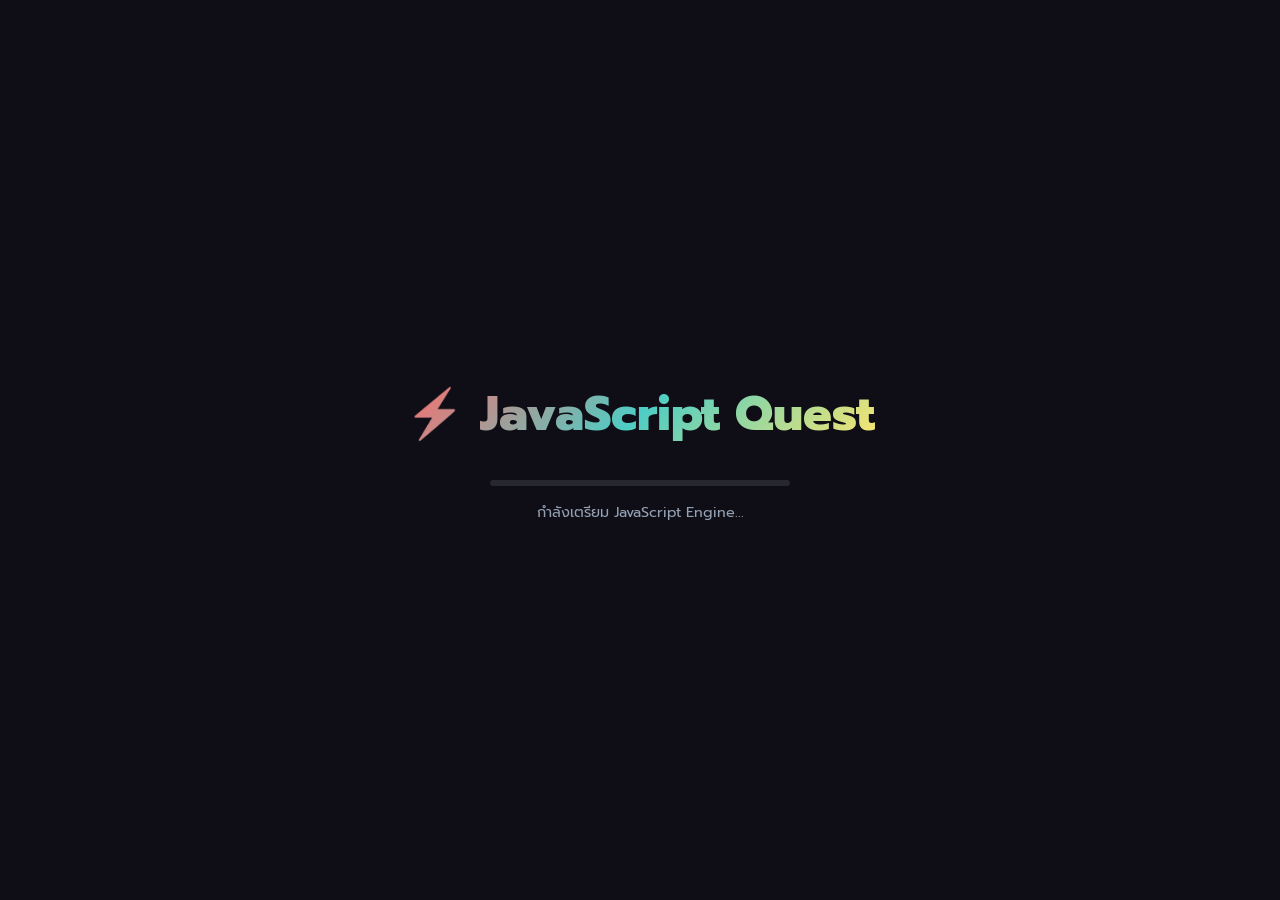
<file: js_quest.html>
<!DOCTYPE html>
<html lang="th">
<head>
<meta charset="UTF-8">
<meta name="viewport" content="width=device-width, initial-scale=1.0">
<title>JavaScript Quest - ผจญภัยแดนโค้ด</title>

<style>
@import url('https://fonts.googleapis.com/css2?family=Prompt:wght@300;400;600;700;800&family=Fira+Code:wght@400;600&display=swap');

:root {
  --bg-dark: #0f0e17;
  --bg-card: #1a1932;
  --accent: #ff6b6b;
  --accent2: #4ecdc4;
  --accent3: #ffe66d;
  --accent4: #a855f7;
  --text: #fffffe;
  --text-dim: #94a1b2;
  --success: #10b981;
  --error: #ef4444;
  --code-bg: #1e1e3f;
}

* { margin: 0; padding: 0; box-sizing: border-box; }

body {
  font-family: 'Prompt', sans-serif;
  background: var(--bg-dark);
  color: var(--text);
  min-height: 100vh;
  overflow-x: hidden;
}

/* PARTICLES */
.particles {
  position: fixed; top: 0; left: 0;
  width: 100%; height: 100%;
  pointer-events: none; z-index: 0; overflow: hidden;
}
.particle {
  position: absolute; width: 4px; height: 4px;
  background: var(--accent2); border-radius: 50%; opacity: 0.3;
  animation: float-particle linear infinite;
}
@keyframes float-particle {
  0% { transform: translateY(100vh) rotate(0deg); opacity: 0; }
  10% { opacity: 0.3; } 90% { opacity: 0.3; }
  100% { transform: translateY(-10vh) rotate(720deg); opacity: 0; }
}

/* LOADING */
#loading-screen {
  position: fixed; top: 0; left: 0; width: 100%; height: 100%;
  background: var(--bg-dark); display: flex; flex-direction: column;
  align-items: center; justify-content: center; z-index: 1000; transition: opacity 0.5s;
}
.loading-logo {
  font-size: 3rem; font-weight: 800;
  background: linear-gradient(135deg, var(--accent), var(--accent2), var(--accent3));
  -webkit-background-clip: text; -webkit-text-fill-color: transparent;
  margin-bottom: 30px; animation: pulse-glow 2s ease-in-out infinite;
}
@keyframes pulse-glow { 0%,100% { filter: brightness(1); } 50% { filter: brightness(1.3); } }
.loading-bar-container { width: 300px; height: 6px; background: rgba(255,255,255,0.1); border-radius: 3px; overflow: hidden; }
.loading-bar { width: 0%; height: 100%; background: linear-gradient(90deg, var(--accent), var(--accent2)); border-radius: 3px; transition: width 0.3s; }
.loading-text { margin-top: 15px; color: var(--text-dim); font-size: 0.9rem; }

.app-container { position: relative; z-index: 1; display: none; }

/* TOP BAR */
.top-bar {
  background: rgba(26,25,50,0.9); backdrop-filter: blur(10px);
  border-bottom: 1px solid rgba(255,255,255,0.05);
  padding: 12px 30px; display: flex; align-items: center; justify-content: space-between;
  position: sticky; top: 0; z-index: 100;
}
.logo { font-size: 1.3rem; font-weight: 700; background: linear-gradient(135deg, var(--accent), var(--accent2)); -webkit-background-clip: text; -webkit-text-fill-color: transparent; }
.logo span { font-size: 0.8rem; opacity: 0.7; -webkit-text-fill-color: var(--text-dim); margin-left: 8px; }
.player-info { display: flex; align-items: center; gap: 20px; }
.xp-bar-container { width: 200px; height: 8px; background: rgba(255,255,255,0.1); border-radius: 4px; overflow: hidden; }
.xp-bar { height: 100%; background: linear-gradient(90deg, var(--accent3), var(--accent)); border-radius: 4px; transition: width 0.5s ease; }
.xp-text { font-size: 0.8rem; color: var(--accent3); font-weight: 600; }
.level-badge { background: linear-gradient(135deg, var(--accent4), var(--accent)); padding: 4px 14px; border-radius: 20px; font-size: 0.8rem; font-weight: 600; }

.screen { display: none; }
.screen.active { display: block; }

/* HOME */
.home-screen { min-height: 100vh; display: flex; flex-direction: column; align-items: center; padding: 60px 20px; }
.home-title {
  font-size: 4rem; font-weight: 800; text-align: center; margin-bottom: 10px;
  background: linear-gradient(135deg, var(--accent), var(--accent2), var(--accent3), var(--accent4));
  -webkit-background-clip: text; -webkit-text-fill-color: transparent;
  animation: title-shimmer 3s ease-in-out infinite;
}
@keyframes title-shimmer { 0%,100% { filter: hue-rotate(0deg); } 50% { filter: hue-rotate(30deg); } }
.home-subtitle { font-size: 1.2rem; color: var(--text-dim); text-align: center; margin-bottom: 50px; }
.home-subtitle strong { color: var(--accent2); }

/* STAGE MAP */
.stage-map { display: grid; grid-template-columns: repeat(5, 1fr); gap: 16px; max-width: 800px; width: 100%; margin-bottom: 30px; }
.stage-node {
  background: var(--bg-card); border: 2px solid rgba(255,255,255,0.08);
  border-radius: 16px; padding: 20px 14px; text-align: center;
  cursor: pointer; transition: all 0.3s ease; position: relative; overflow: hidden;
}
.stage-node:hover { transform: translateY(-4px); border-color: var(--accent2); box-shadow: 0 8px 30px rgba(78,205,196,0.15); }
.stage-node.locked { opacity: 0.4; cursor: not-allowed; filter: grayscale(0.5); }
.stage-node.locked:hover { transform: none; border-color: rgba(255,255,255,0.08); box-shadow: none; }
.stage-node.completed { border-color: var(--success); background: linear-gradient(135deg, rgba(16,185,129,0.1), var(--bg-card)); }
.stage-node.current { border-color: var(--accent3); animation: current-pulse 2s ease-in-out infinite; }
@keyframes current-pulse { 0%,100% { box-shadow: 0 0 0 0 rgba(255,230,109,0.3); } 50% { box-shadow: 0 0 20px 5px rgba(255,230,109,0.15); } }
.stage-icon { font-size: 2rem; margin-bottom: 8px; }
.stage-num { font-size: 0.75rem; color: var(--text-dim); margin-bottom: 4px; }
.stage-name { font-size: 0.85rem; font-weight: 600; line-height: 1.3; }
.stage-tag { display: inline-block; margin-top: 8px; font-size: 0.65rem; padding: 2px 8px; border-radius: 10px; background: rgba(168,85,247,0.2); color: var(--accent4); }
.stage-check { position: absolute; top: 8px; right: 8px; font-size: 1.2rem; }
.zone-label { grid-column: 1 / -1; text-align: center; padding: 10px; margin-top: 10px; font-size: 1rem; font-weight: 700; border-radius: 10px; }
.zone-label.zone1 { background: linear-gradient(90deg, rgba(255,107,107,0.15), transparent); color: var(--accent); }
.zone-label.zone2 { background: linear-gradient(90deg, rgba(78,205,196,0.15), transparent); color: var(--accent2); }
.zone-label.zone3 { background: linear-gradient(90deg, rgba(168,85,247,0.15), transparent); color: var(--accent4); }

/* GAME SCREEN */
.game-screen { max-width: 1100px; margin: 0 auto; padding: 30px 20px; }
.game-header { display: flex; align-items: center; gap: 20px; margin-bottom: 25px; }
.btn-back {
  background: rgba(255,255,255,0.06); border: 1px solid rgba(255,255,255,0.1);
  color: var(--text); padding: 8px 16px; border-radius: 10px; cursor: pointer;
  font-family: 'Prompt'; font-size: 0.9rem; transition: all 0.2s;
}
.btn-back:hover { background: rgba(255,255,255,0.12); }
.game-title-area { flex: 1; }
.game-title-area h2 { font-size: 1.4rem; font-weight: 700; }
.game-title-area .theme-badge { display: inline-block; font-size: 0.75rem; padding: 3px 10px; border-radius: 12px; margin-top: 4px; }

/* STORY BOX */
.story-box {
  background: linear-gradient(135deg, rgba(26,25,50,0.9), rgba(15,14,23,0.9));
  border: 1px solid rgba(255,255,255,0.08); border-radius: 16px;
  padding: 25px; margin-bottom: 20px; position: relative; overflow: hidden;
}
.story-box::before { content: ''; position: absolute; top: 0; left: 0; width: 4px; height: 100%; }
.story-box.theme-dungeon::before { background: linear-gradient(180deg, var(--accent), var(--accent3)); }
.story-box.theme-detective::before { background: linear-gradient(180deg, #3b82f6, var(--accent2)); }
.story-box.theme-chef::before { background: linear-gradient(180deg, var(--accent3), #f97316); }
.story-box.theme-matrix::before { background: linear-gradient(180deg, #22c55e, var(--accent2)); }
.story-box.theme-space::before { background: linear-gradient(180deg, var(--accent4), #ec4899); }
.story-character { font-size: 2.5rem; margin-bottom: 10px; }
.story-text { font-size: 1rem; line-height: 1.8; color: var(--text); }
.story-text .highlight { color: var(--accent3); font-weight: 600; }

/* MISSION BOX */
.mission-box {
  background: var(--bg-card); border: 1px solid rgba(255,255,255,0.08);
  border-radius: 16px; padding: 25px; margin-bottom: 20px;
}
.mission-box h3 { font-size: 1rem; font-weight: 700; margin-bottom: 12px; color: var(--accent3); }
.mission-box h3::before { content: '🎯 '; }
.mission-text { font-size: 0.95rem; line-height: 1.7; color: var(--text); }
.mission-text code {
  background: rgba(168,85,247,0.15); color: var(--accent4);
  padding: 2px 8px; border-radius: 6px; font-family: 'Fira Code', monospace; font-size: 0.85rem;
}

/* EXPECTED OUTPUT BOX */
.expected-box {
  background: rgba(16,185,129,0.06); border: 1px solid rgba(16,185,129,0.15);
  border-radius: 12px; padding: 15px 20px; margin-bottom: 20px;
}
.expected-box .label { color: var(--success); font-size: 0.85rem; font-weight: 600; margin-bottom: 8px; }
.expected-box pre {
  font-family: 'Fira Code', monospace; font-size: 0.9rem; color: #a0ffa0;
  background: rgba(0,0,0,0.3); padding: 12px; border-radius: 8px; line-height: 1.5;
}

/* HINT SYSTEM - 3 LEVELS */
.hint-area { margin-bottom: 20px; }
.hint-buttons { display: flex; gap: 8px; margin-bottom: 10px; flex-wrap: wrap; }
.btn-hint {
  background: rgba(255,230,109,0.1); border: 1px solid rgba(255,230,109,0.2);
  color: var(--accent3); padding: 6px 16px; border-radius: 8px; cursor: pointer;
  font-family: 'Prompt'; font-size: 0.85rem; transition: all 0.2s;
}
.btn-hint:hover { background: rgba(255,230,109,0.2); }
.btn-hint.used { opacity: 0.5; }
.btn-hint.level2 { background: rgba(255,165,0,0.1); border-color: rgba(255,165,0,0.2); color: #ffa500; }
.btn-hint.level3 { background: rgba(255,107,107,0.1); border-color: rgba(255,107,107,0.2); color: var(--accent); }
.hint-box {
  background: rgba(255,230,109,0.05); border: 1px solid rgba(255,230,109,0.15);
  border-radius: 12px; padding: 15px 20px; display: none;
}
.hint-box.show { display: block; }
.hint-box p { color: var(--accent3); font-size: 0.9rem; line-height: 1.6; white-space: pre-wrap; }
.hint-box.level2 { border-color: rgba(255,165,0,0.15); }
.hint-box.level2 p { color: #ffa500; }
.hint-box.level3 { border-color: rgba(255,107,107,0.15); }
.hint-box.level3 p { color: var(--accent); }

.xp-penalty { font-size: 0.7rem; opacity: 0.6; display: block; margin-top: 2px; }

/* CODE EDITOR */
.editor-area { margin-bottom: 20px; }
.editor-tabs { display: flex; gap: 0; }
.editor-tab {
  background: rgba(255,255,255,0.04); border: 1px solid rgba(255,255,255,0.08);
  border-bottom: none; padding: 8px 20px; font-family: 'Fira Code', monospace;
  font-size: 0.8rem; color: var(--text-dim); border-radius: 10px 10px 0 0;
}
.editor-tab.active { background: var(--code-bg); color: var(--accent2); }
.code-editor {
  width: 100%; min-height: 220px; background: var(--code-bg);
  border: 1px solid rgba(255,255,255,0.1); border-radius: 0 12px 12px 12px;
  padding: 20px; font-family: 'Fira Code', monospace; font-size: 0.95rem;
  color: #e0e0ff; line-height: 1.7; resize: vertical; outline: none; tab-size: 4;
}
.code-editor:focus { border-color: var(--accent2); box-shadow: 0 0 15px rgba(78,205,196,0.1); }
.code-editor::placeholder { color: rgba(255,255,255,0.2); }

/* MULTIPLE CHOICE */
.choices-area { display: grid; grid-template-columns: 1fr 1fr; gap: 12px; margin-bottom: 20px; }
.choice-btn {
  background: var(--bg-card); border: 2px solid rgba(255,255,255,0.08);
  border-radius: 12px; padding: 16px 20px; text-align: left; cursor: pointer;
  font-family: 'Prompt'; color: var(--text); font-size: 0.9rem; transition: all 0.2s;
  display: flex; align-items: flex-start; gap: 12px;
}
.choice-btn:hover { border-color: var(--accent2); background: rgba(78,205,196,0.05); }
.choice-btn.selected { border-color: var(--accent2); background: rgba(78,205,196,0.1); }
.choice-btn.correct { border-color: var(--success) !important; background: rgba(16,185,129,0.15) !important; }
.choice-btn.wrong { border-color: var(--error) !important; background: rgba(239,68,68,0.1) !important; }
.choice-label {
  background: rgba(255,255,255,0.08); width: 28px; height: 28px; border-radius: 8px;
  display: flex; align-items: center; justify-content: center; font-weight: 700; font-size: 0.8rem; flex-shrink: 0;
}
.choice-text { font-family: 'Fira Code', monospace; font-size: 0.85rem; line-height: 1.5; white-space: pre-wrap; }

/* ACTION */
.action-bar { display: flex; gap: 12px; align-items: center; margin-bottom: 20px; }
.btn-run {
  background: linear-gradient(135deg, var(--accent2), #38b2ac); color: #000; border: none;
  padding: 12px 30px; border-radius: 12px; font-family: 'Prompt'; font-size: 1rem;
  font-weight: 700; cursor: pointer; transition: all 0.2s; display: flex; align-items: center; gap: 8px;
}
.btn-run:hover { transform: translateY(-2px); box-shadow: 0 6px 20px rgba(78,205,196,0.3); }
.btn-run:disabled { opacity: 0.5; cursor: not-allowed; transform: none; box-shadow: none; }
.btn-submit {
  background: linear-gradient(135deg, var(--accent4), #7c3aed); color: white; border: none;
  padding: 12px 30px; border-radius: 12px; font-family: 'Prompt'; font-size: 1rem;
  font-weight: 700; cursor: pointer; transition: all 0.2s;
}
.btn-submit:hover { transform: translateY(-2px); box-shadow: 0 6px 20px rgba(168,85,247,0.3); }

/* OUTPUT */
.output-panel { background: #0d0d1a; border: 1px solid rgba(255,255,255,0.08); border-radius: 12px; overflow: hidden; margin-bottom: 20px; }
.output-header {
  background: rgba(255,255,255,0.03); padding: 10px 20px; font-size: 0.8rem;
  color: var(--text-dim); border-bottom: 1px solid rgba(255,255,255,0.05);
  display: flex; align-items: center; gap: 8px;
}
.dot { width: 8px; height: 8px; border-radius: 50%; }
.dot.red { background: #ef4444; } .dot.yellow { background: #eab308; } .dot.green { background: #22c55e; }
.output-body {
  padding: 16px 20px; font-family: 'Fira Code', monospace; font-size: 0.85rem;
  color: #a0ffa0; min-height: 60px; max-height: 200px; overflow-y: auto;
  white-space: pre-wrap; line-height: 1.6;
}
.output-body.error { color: var(--error); }

/* MODAL */
.modal-overlay {
  position: fixed; top: 0; left: 0; width: 100%; height: 100%;
  background: rgba(0,0,0,0.7); backdrop-filter: blur(5px);
  display: none; align-items: center; justify-content: center; z-index: 200;
}
.modal-overlay.show { display: flex; }
.modal-content {
  background: var(--bg-card); border: 1px solid rgba(255,255,255,0.1);
  border-radius: 24px; padding: 40px; text-align: center;
  max-width: 480px; width: 90%; animation: modal-pop 0.4s ease;
}
@keyframes modal-pop { 0% { transform: scale(0.8); opacity: 0; } 100% { transform: scale(1); opacity: 1; } }
.modal-icon { font-size: 4rem; margin-bottom: 16px; }
.modal-title { font-size: 1.5rem; font-weight: 800; margin-bottom: 10px; }
.modal-text { color: var(--text-dim); margin-bottom: 8px; line-height: 1.6; }
.modal-xp { color: var(--accent3); font-size: 1.2rem; font-weight: 700; margin-bottom: 20px; }
.btn-next {
  background: linear-gradient(135deg, var(--accent3), #f59e0b); color: #000; border: none;
  padding: 14px 40px; border-radius: 14px; font-family: 'Prompt'; font-size: 1.1rem;
  font-weight: 700; cursor: pointer; transition: all 0.2s;
}
.btn-next:hover { transform: translateY(-2px); box-shadow: 0 6px 20px rgba(255,230,109,0.3); }
.modal-content.fail .modal-title { color: var(--error); }
.modal-content.fail .modal-text { color: var(--accent3); font-weight: 500; }
.btn-retry {
  background: linear-gradient(135deg, var(--accent), #dc2626); color: white; border: none;
  padding: 14px 40px; border-radius: 14px; font-family: 'Prompt'; font-size: 1.1rem;
  font-weight: 700; cursor: pointer; transition: all 0.2s;
}

/* VICTORY */
.victory-screen { min-height: 100vh; display: flex; flex-direction: column; align-items: center; justify-content: center; text-align: center; padding: 40px; }
.victory-icon { font-size: 6rem; margin-bottom: 20px; animation: bounce 1s ease infinite; }
@keyframes bounce { 0%,100% { transform: translateY(0); } 50% { transform: translateY(-20px); } }
.victory-title {
  font-size: 3rem; font-weight: 800;
  background: linear-gradient(135deg, var(--accent3), var(--accent), var(--accent4));
  -webkit-background-clip: text; -webkit-text-fill-color: transparent; margin-bottom: 15px;
}
.victory-text { color: var(--text-dim); font-size: 1.1rem; line-height: 1.8; max-width: 600px; }
.btn-restart {
  margin-top: 30px; background: linear-gradient(135deg, var(--accent2), var(--accent4));
  color: white; border: none; padding: 16px 50px; border-radius: 14px;
  font-family: 'Prompt'; font-size: 1.1rem; font-weight: 700; cursor: pointer;
}

/* RESPONSIVE */
@media (max-width: 768px) {
  .home-title { font-size: 2.4rem; }
  .stage-map { grid-template-columns: repeat(3, 1fr); gap: 10px; }
  .choices-area { grid-template-columns: 1fr; }
  .game-screen { padding: 15px; }
  .top-bar { padding: 10px 15px; }
  .xp-bar-container { width: 120px; }
  .action-bar { flex-wrap: wrap; }
}
</style>
</head>
<body>

<div class="particles" id="particles"></div>

<!-- LOADING -->
<div id="loading-screen">
  <div class="loading-logo">⚡ JavaScript Quest</div>
  <div class="loading-bar-container"><div class="loading-bar" id="loading-bar"></div></div>
  <div class="loading-text" id="loading-text">กำลังเตรียม JavaScript Engine...</div>
</div>

<!-- APP -->
<div class="app-container" id="app">
  <div class="top-bar">
    <div class="logo">⚡ JavaScript Quest <span>ผจญภัยแดนโค้ด</span></div>
    <div class="player-info">
      <div class="xp-text" id="xp-display">XP: 0 / 200</div>
      <div class="xp-bar-container"><div class="xp-bar" id="xp-bar"></div></div>
      <div class="level-badge" id="player-level">Lv.1 มือใหม่</div>
    </div>
  </div>

  <!-- HOME -->
  <div class="screen active" id="home-screen">
    <div class="home-screen">
      <div class="home-title">Python Quest</div>
      <div class="home-subtitle">ผจญภัยแดนโค้ด — เรียน JavaScript ผ่าน <strong>50 ด่าน</strong> สุดมัน!</div>
      <div class="stage-map" id="stage-map"></div>
    </div>
  </div>

  <!-- GAME -->
  <div class="screen" id="game-screen">
    <div class="game-screen">
      <div class="game-header">
        <button class="btn-back" onclick="goHome()">← กลับ</button>
        <div class="game-title-area">
          <h2 id="game-stage-title"></h2>
          <div class="theme-badge" id="game-theme-badge"></div>
        </div>
      </div>

      <div class="story-box" id="story-box">
        <div class="story-character" id="story-char"></div>
        <div class="story-text" id="story-text"></div>
      </div>

      <div class="mission-box">
        <h3>ภารกิจ</h3>
        <div class="mission-text" id="mission-text"></div>
      </div>

      <div class="expected-box" id="expected-box" style="display:none;">
        <div class="label">📤 ผลลัพธ์ที่ต้องการ:</div>
        <pre id="expected-output"></pre>
      </div>

      <!-- 3-LEVEL HINTS -->
      <div class="hint-area">
        <div class="hint-buttons" id="hint-buttons"></div>
        <div class="hint-box" id="hint-box-1"><p id="hint-text-1"></p></div>
        <div class="hint-box level2" id="hint-box-2"><p id="hint-text-2"></p></div>
        <div class="hint-box level3" id="hint-box-3"><p id="hint-text-3"></p></div>
      </div>

      <!-- Code Editor -->
      <div id="editor-section" style="display:none;">
        <div class="editor-area">
          <div class="editor-tabs"><div class="editor-tab active">📄 solution.js</div></div>
          <textarea class="code-editor" id="code-editor" spellcheck="false" placeholder="// เขียนโค้ด JavaScript ที่นี่..."></textarea>
        </div>
        <div class="action-bar">
          <button class="btn-run" id="btn-run" onclick="runCode()">▶ รันโค้ด</button>
          <button class="btn-submit" onclick="submitCode()">🚀 ส่งคำตอบ</button>
        </div>
        <div class="output-panel">
          <div class="output-header">
            <div class="dot red"></div><div class="dot yellow"></div><div class="dot green"></div>
            <span>Output</span>
          </div>
          <div class="output-body" id="output-body">รอรันโค้ด...</div>
        </div>
      </div>

      <!-- Multiple Choice -->
      <div id="choice-section" style="display:none;">
        <div class="choices-area" id="choices-area"></div>
        <div class="action-bar">
          <button class="btn-submit" onclick="submitChoice()">🚀 ส่งคำตอบ</button>
        </div>
      </div>
    </div>
  </div>

  <!-- VICTORY -->
  <div class="screen" id="victory-screen">
    <div class="victory-screen">
      <div class="victory-icon">🏆</div>
      <div class="victory-title">สุดยอด! คุณคือ JavaScript Master!</div>
      <div class="victory-text">
        คุณผ่านครบทั้ง 50 ด่าน! ตอนนี้คุณเข้าใจ Python ตั้งแต่พื้นฐานจนถึงขั้นสูง
        <br><br>พร้อมสร้างโปรแกรมจริงแล้ว! 🚀
      </div>
      <button class="btn-restart" onclick="resetGame()">🔄 เล่นใหม่</button>
    </div>
  </div>
</div>

<!-- MODAL -->
<div class="modal-overlay" id="result-modal">
  <div class="modal-content" id="modal-content">
    <div class="modal-icon" id="modal-icon"></div>
    <div class="modal-title" id="modal-title"></div>
    <div class="modal-text" id="modal-text"></div>
    <div class="modal-xp" id="modal-xp"></div>
    <button class="btn-next" id="modal-btn" onclick="closeModal()"></button>
  </div>
</div>

<script>
// ============================
// GAME DATA
// ============================
const LEVELS = {
    1: {
        name: "console.log ตัวแรก",
        icon: "📢",
        zone: 1,
        color: "#FF6B6B",
        tutorialTitle: "console.log - พิมพ์ข้อความ",
        tutorialContent: `
<h4>console.log คืออะไร?</h4>
<p>console.log() เป็นคำสั่งพื้นฐานที่สุดใน JavaScript สำหรับแสดงข้อความหรือค่าในคอนโซล (console)</p>

<h4>ตัวอย่างโค้ด:</h4>
<pre>console.log("สวัสดี");
console.log(42);
console.log(3.14);</pre>

<h4>Output:</h4>
<pre>สวัสดี
42
3.14</pre>

<h4>อธิบาย:</h4>
<ul>
<li>console.log() สามารถพิมพ์ข้อความ (string) ได้</li>
<li>สามารถพิมพ์ตัวเลข (number) ได้</li>
<li>แต่ละบรรทัดจะพิมพ์ค่าใหม่</li>
</ul>
`,
        mission: "พิมพ์คำว่า 'ยินดีต้อนรับ' และตัวเลข 100",
        expectedOutput: "ยินดีต้อนรับ\n100",
        hints: [
            "ใช้ console.log สองครั้ง",
            "บรรทัดแรก: console.log('ยินดีต้อนรับ');",
            "บรรทัดที่สอง: console.log(100);"
        ],
        codeCheck: `
function codeCheck(code) {
    const hasLog = code.includes('console.log');
    if (!hasLog) return { pass: false, message: 'ต้องใช้ console.log' };
    const logs = (code.match(/console\.log/g) || []).length;
    if (logs < 2) return { pass: false, message: 'ต้องใช้ console.log อย่างน้อย 2 ครั้ง' };
    return { pass: true, message: 'ตรวจสอบผ่าน!' };
}
`,
        validate: `
function validate(output, expected) {
    return output.trim() === expected.trim();
}
`
    },
    2: {
        name: "let และ const",
        icon: "📍",
        zone: 1,
        color: "#FF6B6B",
        tutorialTitle: "ประกาศตัวแปรด้วย let และ const",
        tutorialContent: `
<h4>let และ const คืออะไร?</h4>
<p>let และ const ใช้ประกาศตัวแปร (variable) ในโปรแกรม</p>

<h4>ตัวอย่างโค้ด:</h4>
<pre>let name = "Alice";
const age = 20;
console.log(name);
console.log(age);

name = "Bob";
console.log(name);</pre>

<h4>Output:</h4>
<pre>Alice
20
Bob</pre>

<h4>ความแตกต่าง:</h4>
<ul>
<li>let: ตัวแปรที่เปลี่ยนแปลงได้</li>
<li>const: ค่าคงที่ที่ไม่สามารถเปลี่ยนได้ (ส่วนใหญ่)</li>
</ul>
`,
        mission: "ประกาศตัวแปร name เป็น 'JavaScript' และ points เป็น 50 แล้วพิมพ์ทั้งสองตัวแปร",
        expectedOutput: "JavaScript\n50",
        hints: [
            "ประกาศ name ด้วย let หรือ const",
            "ประกาศ points = 50",
            "ใช้ console.log สองครั้งเพื่อพิมพ์"
        ],
        codeCheck: `
function codeCheck(code) {
    const hasName = code.includes('name') && (code.includes('let') || code.includes('const'));
    const hasPoints = code.includes('points') && code.includes('50');
    if (!hasName || !hasPoints) return { pass: false, message: 'ต้องประกาศตัวแปร name และ points' };
    return { pass: true, message: 'ตรวจสอบผ่าน!' };
}
`,
        validate: `
function validate(output, expected) {
    return output.trim() === expected.trim();
}
`
    },
    3: {
        name: "typeof - ตรวจสอบชนิดข้อมูล",
        icon: "🔍",
        zone: 1,
        color: "#FF6B6B",
        tutorialTitle: "typeof - ตรวจชนิดข้อมูล",
        tutorialContent: `
<h4>typeof คืออะไร?</h4>
<p>typeof เป็นตัวดำเนินการที่ตรวจสอบชนิดของข้อมูล</p>

<h4>ตัวอย่างโค้ด:</h4>
<pre>console.log(typeof "hello");
console.log(typeof 42);
console.log(typeof true);
console.log(typeof undefined);</pre>

<h4>Output:</h4>
<pre>string
number
boolean
undefined</pre>

<h4>ชนิดข้อมูลหลัก:</h4>
<ul>
<li>string: ข้อความ "hello"</li>
<li>number: ตัวเลข 42</li>
<li>boolean: true หรือ false</li>
<li>undefined: ยังไม่มีค่า</li>
<li>object: สิ่งของ</li>
</ul>
`,
        mission: "ตรวจสอบชนิดของ 'world' และ 123 แล้วพิมพ์ผลลัพธ์",
        expectedOutput: "string\nnumber",
        hints: [
            "ใช้ typeof สำหรับ 'world'",
            "console.log(typeof 'world');",
            "console.log(typeof 123);"
        ],
        codeCheck: `
function codeCheck(code) {
    const hasTypeof = code.includes('typeof');
    if (!hasTypeof) return { pass: false, message: 'ต้องใช้ typeof' };
    return { pass: true, message: 'ตรวจสอบผ่าน!' };
}
`,
        validate: `
function validate(output, expected) {
    return output.trim() === expected.trim();
}
`
    },
    4: {
        name: "prompt - รับข้อมูลจากผู้ใช้",
        icon: "❓",
        zone: 1,
        color: "#FF6B6B",
        tutorialTitle: "prompt - รับ input",
        tutorialContent: `
<h4>prompt คืออะไร?</h4>
<p>prompt() เป็นฟังก์ชันที่ขอให้ผู้ใช้ป้อนข้อมูลในกล่องโต้ตอบ</p>

<h4>ตัวอย่างโค้ด:</h4>
<pre>let name = prompt("ชื่อของคุณคือ?");
console.log("สวัสดี " + name);</pre>

<h4>อธิบาย:</h4>
<ul>
<li>prompt("คำถาม") จะแสดงกล่องสำหรับผู้ใช้</li>
<li>ค่าที่ผู้ใช้ป้อนจะบันทึกในตัวแปร</li>
<li>ถ้ากดยกเลิก จะได้ค่า null</li>
</ul>
`,
        mission: "ขอชื่อผู้ใช้ด้วย prompt แล้วพิมพ์คำว่า 'ชื่อของฉันคือ:' ตามด้วยชื่อนั้น",
        expectedOutput: "ชื่อของฉันคือ: John",
        hints: [
            "ใช้ prompt เพื่อรับชื่อ",
            "เก็บค่าใน let username = prompt(...);",
            "ใช้ console.log กับ concatenation หรือ template literal"
        ],
        codeCheck: `
function codeCheck(code) {
    const hasPrompt = code.includes('prompt');
    if (!hasPrompt) return { pass: false, message: 'ต้องใช้ prompt' };
    return { pass: true, message: 'ตรวจสอบผ่าน!' };
}
`,
        validate: `
function validate(output, expected) {
    return output.trim() === expected.trim();
}
`
    },
    5: {
        name: "Template Literal - backtick",
        icon: "📄",
        zone: 1,
        color: "#FF6B6B",
        tutorialTitle: "Template Literal - ใช้ backtick",
        tutorialContent: `
<h4>Template Literal คืออะไร?</h4>
<p>Template literal ใช้ backtick (`) เพื่อสร้างสตริง และสามารถใส่ตัวแปรด้วย ${}</p>

<h4>ตัวอย่างโค้ด:</h4>
<pre>let name = "Alice";
let age = 25;
console.log(`ชื่อ: ${name}, อายุ: ${age}`);
console.log(`บวก: 5 + 3 = ${5 + 3}`);</pre>

<h4>Output:</h4>
<pre>ชื่อ: Alice, อายุ: 25
บวก: 5 + 3 = 8</pre>

<h4>ข้อดี:</h4>
<ul>
<li>ใช้ ${} เพื่อใส่ตัวแปร</li>
<li>สะอาดกว่า concatenation (+ +)</li>
<li>สามารถ multiline ได้</li>
</ul>
`,
        mission: "ใช้ template literal เพื่อพิมพ์ 'ฉันชื่อ: [name]' เมื่อ name = 'Tom'",
        expectedOutput: "ฉันชื่อ: Tom",
        hints: [
            "ใช้ backtick (`) แทน quote ธรรมดา",
            "let name = 'Tom'; console.log(`ฉันชื่อ: ${name}`);",
            "ตรวจสอบ ${} ข้างในเครื่องหมาย backtick"
        ],
        codeCheck: `
function codeCheck(code) {
    const hasBacktick = code.includes('`');
    const hasDollarBrace = code.includes('${');
    if (!hasBacktick || !hasDollarBrace) return { pass: false, message: 'ต้องใช้ backtick กับ ${}' };
    return { pass: true, message: 'ตรวจสอบผ่าน!' };
}
`,
        validate: `
function validate(output, expected) {
    return output.trim() === expected.trim();
}
`
    },
    6: {
        name: "Arithmetic - บวก ลบ คูณ หาร",
        icon: "🔢",
        zone: 1,
        color: "#FF6B6B",
        tutorialTitle: "Arithmetic - การคำนวณ",
        tutorialContent: `
<h4>Arithmetic Operators (ตัวดำเนินการทางคณิตศาสตร์)</h4>
<p>ใช้สำหรับการคำนวณพื้นฐาน</p>

<h4>ตัวอย่างโค้ด:</h4>
<pre>console.log(10 + 5);
console.log(10 - 3);
console.log(4 * 6);
console.log(20 / 4);
console.log(17 % 5);
console.log(2 ** 3);</pre>

<h4>Output:</h4>
<pre>15
7
24
5
2
8</pre>

<h4>ตัวดำเนินการ:</h4>
<ul>
<li>+ บวก</li>
<li>- ลบ</li>
<li>* คูณ</li>
<li>/ หาร</li>
<li>% เศษ (modulo)</li>
<li>** ยกกำลัง</li>
</ul>
`,
        mission: "คำนวณ 100 - 25 และ 8 * 7 แล้วพิมพ์ผลลัพธ์ทั้งสอง",
        expectedOutput: "75\n56",
        hints: [
            "console.log(100 - 25);",
            "console.log(8 * 7);",
            "ใช้ console.log สองครั้ง"
        ],
        codeCheck: `
function codeCheck(code) {
    const hasMinus = code.includes('-');
    const hasMul = code.includes('*');
    if (!hasMinus || !hasMul) return { pass: false, message: 'ต้องใช้ - และ *' };
    return { pass: true, message: 'ตรวจสอบผ่าน!' };
}
`,
        validate: `
function validate(output, expected) {
    return output.trim() === expected.trim();
}
`
    },
    7: {
        name: "[CHOICE] สรุป Zone 1",
        icon: "🎯",
        zone: 1,
        color: "#FF6B6B",
        tutorialTitle: "ทบทวน Zone พื้นฐาน",
        tutorialContent: `
<h4>Zone 1 ได้เรียนรู้:</h4>
<ul>
<li>console.log - พิมพ์ข้อมูล</li>
<li>let/const - ประกาศตัวแปร</li>
<li>typeof - ตรวจสอบชนิด</li>
<li>prompt - รับ input</li>
<li>Template literal - สตริงแบบใหม่</li>
<li>Arithmetic - การคำนวณ</li>
</ul>
`,
        mission: "เลือกคำตอบที่ถูกต้อง",
        expectedOutput: "choice_b",
        hints: [
            "ฝึก console.log กับการประกาศตัวแปร",
            "โจทย์นี้เป็นการทดสอบความเข้าใจ",
            "เลือก choice ที่ถูกต้องจากตัวเลือก"
        ],
        codeCheck: `
function codeCheck(code) {
    return { pass: true, message: 'CHOICE ด่าน' };
}
`,
        validate: `
function validate(output, expected) {
    return output.trim() === expected.trim();
}
`
    },
    8: {
        name: "if - เงื่อนไขพื้นฐาน",
        icon: "❓",
        zone: 2,
        color: "#4ECDC4",
        tutorialTitle: "if - เงื่อนไขพื้นฐาน",
        tutorialContent: `
<h4>if statement คืออะไร?</h4>
<p>ใช้ตรวจสอบเงื่อนไข ถ้าเป็นจริง (true) จะรันโค้ด</p>

<h4>ตัวอย่างโค้ด:</h4>
<pre>let age = 20;
if (age >= 18) {
    console.log("เป็นผู้ใหญ่");
}</pre>

<h4>Output:</h4>
<pre>เป็นผู้ใหญ่</pre>

<h4>เปรียบเทียบ:</h4>
<ul>
<li>== เท่ากับ (ค่า)</li>
<li>=== เท่ากับ (ค่า + ชนิด)</li>
<li>!= ไม่เท่ากับ</li>
<li>> มากกว่า</li>
<li>< น้อยกว่า</li>
<li>>= มากกว่าหรือเท่ากับ</li>
</ul>
`,
        mission: "ตรวจสอบถ้า score > 80 แล้วพิมพ์ 'ผ่าน'",
        expectedOutput: "ผ่าน",
        hints: [
            "ใช้ if (score > 80)",
            "ตั้ง score = 90 เช่น",
            "console.log('ผ่าน'); ข้างใน if"
        ],
        codeCheck: `
function codeCheck(code) {
    const hasIf = code.includes('if');
    const hasComparison = code.includes('>') || code.includes('<') || code.includes('>=') || code.includes('<=') || code.includes('==');
    if (!hasIf || !hasComparison) return { pass: false, message: 'ต้องใช้ if กับตัวเปรียบเทียบ' };
    return { pass: true, message: 'ตรวจสอบผ่าน!' };
}
`,
        validate: `
function validate(output, expected) {
    return output.trim() === expected.trim();
}
`
    },
    9: {
        name: "if-else - สองทางเลือก",
        icon: "🔀",
        zone: 2,
        color: "#4ECDC4",
        tutorialTitle: "if-else - ทางเลือก A หรือ B",
        tutorialContent: `
<h4>if-else statement</h4>
<p>if ทำอย่างนี้ / else ทำอย่างนั้น</p>

<h4>ตัวอย่างโค้ด:</h4>
<pre>let num = 5;
if (num > 0) {
    console.log("บวก");
} else {
    console.log("ไม่บวก");
}</pre>

<h4>Output:</h4>
<pre>บวก</pre>

<h4>โครงสร้าง:</h4>
<ul>
<li>if (เงื่อนไข) { โค้ดถ้าจริง }</li>
<li>else { โค้ดถ้าเท็จ }</li>
</ul>
`,
        mission: "ตรวจ grade: ถ้า >= 50 พิมพ์ 'Pass' ไม่งั้น 'Fail'",
        expectedOutput: "Pass",
        hints: [
            "ตั้ง grade = 60",
            "if (grade >= 50) { console.log('Pass'); } else { console.log('Fail'); }",
            "ตรวจเงื่อนไขให้ถูก"
        ],
        codeCheck: `
function codeCheck(code) {
    const hasIf = code.includes('if');
    const hasElse = code.includes('else');
    if (!hasIf || !hasElse) return { pass: false, message: 'ต้องใช้ if-else' };
    return { pass: true, message: 'ตรวจสอบผ่าน!' };
}
`,
        validate: `
function validate(output, expected) {
    return output.trim() === expected.trim();
}
`
    },
    10: {
        name: "switch - หลายทางเลือก",
        icon: "🎚️",
        zone: 2,
        color: "#4ECDC4",
        tutorialTitle: "switch - เลือกจากหลายตัวเลือก",
        tutorialContent: `
<h4>switch statement</h4>
<p>เลือกตามค่าเฉพาะ</p>

<h4>ตัวอย่างโค้ด:</h4>
<pre>let day = 1;
switch (day) {
    case 1:
        console.log("จันทร์");
        break;
    case 2:
        console.log("อังคาร");
        break;
    default:
        console.log("อื่นๆ");
}</pre>

<h4>Output:</h4>
<pre>จันทร์</pre>

<h4>ข้อสำคัญ:</h4>
<ul>
<li>case: ตรวจค่า</li>
<li>break: ออกจาก switch</li>
<li>default: ค่าเริ่มต้น</li>
</ul>
`,
        mission: "ใช้ switch สำหรับ color='red' แล้วพิมพ์ '🔴'",
        expectedOutput: "🔴",
        hints: [
            "let color = 'red';",
            "switch (color) { case 'red': ... }",
            "ใช้ break ในแต่ละ case"
        ],
        codeCheck: `
function codeCheck(code) {
    const hasSwitch = code.includes('switch');
    const hasCase = code.includes('case');
    const hasBreak = code.includes('break');
    if (!hasSwitch || !hasCase || !hasBreak) return { pass: false, message: 'ต้องใช้ switch, case, break' };
    return { pass: true, message: 'ตรวจสอบผ่าน!' };
}
`,
        validate: `
function validate(output, expected) {
    return output.trim() === expected.trim();
}
`
    },
    11: {
        name: "Ternary - condition ? a : b",
        icon: "⚡",
        zone: 2,
        color: "#4ECDC4",
        tutorialTitle: "Ternary - เงื่อนไขแบบสั้น",
        tutorialContent: `
<h4>Ternary Operator</h4>
<p>เขียน if-else แบบสั้นในบรรทัดเดียว</p>

<h4>ตัวอย่างโค้ด:</h4>
<pre>let age = 20;
let status = age >= 18 ? "ผู้ใหญ่" : "เด็ก";
console.log(status);</pre>

<h4>Output:</h4>
<pre>ผู้ใหญ่</pre>

<h4>โครงสร้าง:</h4>
<p>เงื่อนไข ? ถ้าจริง : ถ้าเท็จ</p>
`,
        mission: "ใช้ ternary เพื่อตรวจ x < 0 ถ้าจริงพิมพ์ 'ลบ' ไม่งั้น 'บวก'",
        expectedOutput: "ลบ",
        hints: [
            "ตั้ง x = -5",
            "ใช้ x < 0 ? 'ลบ' : 'บวก'",
            "console.log() ผลลัพธ์"
        ],
        codeCheck: `
function codeCheck(code) {
    const hasTernary = code.includes('?') && code.includes(':');
    if (!hasTernary) return { pass: false, message: 'ต้องใช้ ternary (? :)' };
    return { pass: true, message: 'ตรวจสอบผ่าน!' };
}
`,
        validate: `
function validate(output, expected) {
    return output.trim() === expected.trim();
}
`
    },
    12: {
        name: "Logical Operators - && || !",
        icon: "🔗",
        zone: 2,
        color: "#4ECDC4",
        tutorialTitle: "Logical Operators - และ หรือ ไม่",
        tutorialContent: `
<h4>Logical Operators</h4>
<p>เชื่อมหลายเงื่อนไข</p>

<h4>ตัวอย่างโค้ด:</h4>
<pre>let age = 20;
let hasLicense = true;
if (age >= 18 && hasLicense) {
    console.log("ขับได้");
}

let isMember = false;
if (isMember || age > 50) {
    console.log("ลด");
}</pre>

<h4>Output:</h4>
<pre>ขับได้</pre>

<h4>ตัวดำเนินการ:</h4>
<ul>
<li>&& AND - ทั้งสองต้องจริง</li>
<li>|| OR - อย่างน้อยหนึ่งต้องจริง</li>
<li>! NOT - กลับค่าจริง/เท็จ</li>
</ul>
`,
        mission: "ตรวจ x > 5 && x < 10 เมื่อ x=7 แล้วพิมพ์ 'ใช่'",
        expectedOutput: "ใช่",
        hints: [
            "ตั้ง x = 7",
            "if (x > 5 && x < 10)",
            "console.log('ใช่');"
        ],
        codeCheck: `
function codeCheck(code) {
    const hasLogical = code.includes('&&') || code.includes('||') || code.includes('!');
    if (!hasLogical) return { pass: false, message: 'ต้องใช้ && || หรือ !' };
    return { pass: true, message: 'ตรวจสอบผ่าน!' };
}
`,
        validate: `
function validate(output, expected) {
    return output.trim() === expected.trim();
}
`
    },
    13: {
        name: "[CHOICE] สรุป Zone 2",
        icon: "🎯",
        zone: 2,
        color: "#4ECDC4",
        tutorialTitle: "ทบทวน Zone เงื่อนไข",
        tutorialContent: `
<h4>Zone 2 ได้เรียนรู้:</h4>
<ul>
<li>if - เงื่อนไขพื้นฐาน</li>
<li>if-else - สองทางเลือก</li>
<li>switch - หลายทางเลือก</li>
<li>Ternary - เงื่อนไขแบบสั้น</li>
<li>Logical Operators - && || !</li>
</ul>
`,
        mission: "เลือกคำตอบที่ถูกต้อง",
        expectedOutput: "choice_c",
        hints: [
            "ทบทวน if-else switch logical",
            "คิดว่าควรจะตอบไหน",
            "CHOICE ด่าน"
        ],
        codeCheck: `
function codeCheck(code) {
    return { pass: true, message: 'CHOICE ด่าน' };
}
`,
        validate: `
function validate(output, expected) {
    return output.trim() === expected.trim();
}
`
    },
    14: {
        name: "for - loop พื้นฐาน",
        icon: "🔁",
        zone: 3,
        color: "#45B7D1",
        tutorialTitle: "for loop - วนซ้ำ",
        tutorialContent: `
<h4>for loop คืออะไร?</h4>
<p>ใช้สำหรับการวนซ้ำ (loop) โค้ดหลายครั้ง</p>

<h4>ตัวอย่างโค้ด:</h4>
<pre>for (let i = 1; i <= 3; i++) {
    console.log(i);
}</pre>

<h4>Output:</h4>
<pre>1
2
3</pre>

<h4>โครงสร้าง:</h4>
<ul>
<li>i = 1: เริ่มต้น</li>
<li>i <= 3: เงื่อนไขเข้าวน</li>
<li>i++: เพิ่มทีละ 1</li>
</ul>
`,
        mission: "พิมพ์ตัวเลข 1 ถึง 5",
        expectedOutput: "1\n2\n3\n4\n5",
        hints: [
            "for (let i = 1; i <= 5; i++)",
            "console.log(i);",
            "ใส่ console.log ไว้ในวง for"
        ],
        codeCheck: `
function codeCheck(code) {
    const hasFor = code.includes('for');
    if (!hasFor) return { pass: false, message: 'ต้องใช้ for loop' };
    return { pass: true, message: 'ตรวจสอบผ่าน!' };
}
`,
        validate: `
function validate(output, expected) {
    return output.trim() === expected.trim();
}
`
    },
    15: {
        name: "while - while loop",
        icon: "⏳",
        zone: 3,
        color: "#45B7D1",
        tutorialTitle: "while loop - วนจนกว่าเงื่อนไขเท็จ",
        tutorialContent: `
<h4>while loop</h4>
<p>วนซ้ำตราบเท่าที่เงื่อนไขเป็นจริง</p>

<h4>ตัวอย่างโค้ด:</h4>
<pre>let i = 1;
while (i <= 3) {
    console.log(i);
    i++;
}</pre>

<h4>Output:</h4>
<pre>1
2
3</pre>

<h4>ข้อสำคัญ:</h4>
<ul>
<li>ต้องมี i++ เพื่อเพิ่มค่า</li>
<li>ถ้าลืมอาจเป็น infinite loop</li>
</ul>
`,
        mission: "ใช้ while พิมพ์ 'A' 4 ครั้ง",
        expectedOutput: "A\nA\nA\nA",
        hints: [
            "ตั้ง counter = 0",
            "while (counter < 4)",
            "counter++"
        ],
        codeCheck: `
function codeCheck(code) {
    const hasWhile = code.includes('while');
    if (!hasWhile) return { pass: false, message: 'ต้องใช้ while loop' };
    return { pass: true, message: 'ตรวจสอบผ่าน!' };
}
`,
        validate: `
function validate(output, expected) {
    return output.trim() === expected.trim();
}
`
    },
    16: {
        name: "do-while - ทำก่อนเช็ค",
        icon: "▶️",
        zone: 3,
        color: "#45B7D1",
        tutorialTitle: "do-while - อย่างน้อยทำหนึ่งครั้ง",
        tutorialContent: `
<h4>do-while loop</h4>
<p>ทำก่อน แล้วค่อยเช็คเงื่อนไข (อย่างน้อยทำ 1 ครั้ง)</p>

<h4>ตัวอย่างโค้ด:</h4>
<pre>let i = 1;
do {
    console.log(i);
    i++;
} while (i <= 2);</pre>

<h4>Output:</h4>
<pre>1
2</pre>

<h4>ความแตกต่าง:</h4>
<p>do-while ทำอย่างน้อย 1 ครั้ง แม้เงื่อนไขเท็จตั้งแต่เริ่ม</p>
`,
        mission: "ใช้ do-while เพื่อพิมพ์ 'X' 3 ครั้ง",
        expectedOutput: "X\nX\nX",
        hints: [
            "do { console.log('X'); counter++; } while (...)",
            "เช็คเงื่อนไข counter < 3",
            "ต้องมี counter++"
        ],
        codeCheck: `
function codeCheck(code) {
    const hasDo = code.includes('do');
    const hasWhile = code.includes('while');
    if (!hasDo || !hasWhile) return { pass: false, message: 'ต้องใช้ do-while' };
    return { pass: true, message: 'ตรวจสอบผ่าน!' };
}
`,
        validate: `
function validate(output, expected) {
    return output.trim() === expected.trim();
}
`
    },
    17: {
        name: "for...of - วน array/string",
        icon: "🔄",
        zone: 3,
        color: "#45B7D1",
        tutorialTitle: "for...of - วนทีละตัวในคอลเลกชัน",
        tutorialContent: `
<h4>for...of loop</h4>
<p>วนลูปทีละตัวใน array หรือ string</p>

<h4>ตัวอย่างโค้ด:</h4>
<pre>let arr = [1, 2, 3];
for (let num of arr) {
    console.log(num);
}

for (let char of "ABC") {
    console.log(char);
}</pre>

<h4>Output:</h4>
<pre>1
2
3
A
B
C</pre>
`,
        mission: "ใช้ for...of เพื่อวน array [5, 10, 15] และพิมพ์แต่ละตัว",
        expectedOutput: "5\n10\n15",
        hints: [
            "for (let item of [5, 10, 15])",
            "console.log(item);",
            "สะอาดกว่า for loop"
        ],
        codeCheck: `
function codeCheck(code) {
    const hasForOf = code.includes('for') && code.includes('of');
    if (!hasForOf) return { pass: false, message: 'ต้องใช้ for...of' };
    return { pass: true, message: 'ตรวจสอบผ่าน!' };
}
`,
        validate: `
function validate(output, expected) {
    return output.trim() === expected.trim();
}
`
    },
    18: {
        name: "for...in - วน object keys",
        icon: "🗝️",
        zone: 3,
        color: "#45B7D1",
        tutorialTitle: "for...in - วน property ของ object",
        tutorialContent: `
<h4>for...in loop</h4>
<p>วนลูปผ่าน keys ของ object</p>

<h4>ตัวอย่างโค้ด:</h4>
<pre>let obj = {name: "Alice", age: 25};
for (let key in obj) {
    console.log(obj[key]);
}</pre>

<h4>Output:</h4>
<pre>Alice
25</pre>

<h4>ข้อสำคัญ:</h4>
<p>for...in วน keys, for...of วน values</p>
`,
        mission: "ใช้ for...in วน object {x: 10, y: 20} และพิมพ์ค่าแต่ละตัว",
        expectedOutput: "10\n20",
        hints: [
            "let obj = {x: 10, y: 20};",
            "for (let key in obj)",
            "console.log(obj[key]);"
        ],
        codeCheck: `
function codeCheck(code) {
    const hasForIn = code.includes('for') && code.includes('in');
    if (!hasForIn) return { pass: false, message: 'ต้องใช้ for...in' };
    return { pass: true, message: 'ตรวจสอบผ่าน!' };
}
`,
        validate: `
function validate(output, expected) {
    return output.trim() === expected.trim();
}
`
    },
    19: {
        name: "break/continue - ควบคุม loop",
        icon: "⏹️",
        zone: 3,
        color: "#45B7D1",
        tutorialTitle: "break/continue - ควบคุม loop",
        tutorialContent: `
<h4>break และ continue</h4>
<p>ควบคุมการไหลของ loop</p>

<h4>ตัวอย่างโค้ด:</h4>
<pre>for (let i = 1; i <= 5; i++) {
    if (i === 3) break;
    console.log(i);
}

for (let i = 1; i <= 5; i++) {
    if (i === 2) continue;
    console.log(i);
}</pre>

<h4>Output:</h4>
<pre>1
2
1
3
4
5</pre>

<h4>ความแตกต่าง:</h4>
<ul>
<li>break: ออกจาก loop</li>
<li>continue: ข้ามการทำงานนี้ไปวนต่อ</li>
</ul>
`,
        mission: "พิมพ์ 1-5 แต่ข้าม 3 ด้วย continue",
        expectedOutput: "1\n2\n4\n5",
        hints: [
            "for (let i = 1; i <= 5; i++)",
            "if (i === 3) continue;",
            "console.log(i);"
        ],
        codeCheck: `
function codeCheck(code) {
    const hasBreakOrContinue = code.includes('break') || code.includes('continue');
    if (!hasBreakOrContinue) return { pass: false, message: 'ต้องใช้ break หรือ continue' };
    return { pass: true, message: 'ตรวจสอบผ่าน!' };
}
`,
        validate: `
function validate(output, expected) {
    return output.trim() === expected.trim();
}
`
    },
    20: {
        name: "[CHOICE] สรุป Zone 3",
        icon: "🎯",
        zone: 3,
        color: "#45B7D1",
        tutorialTitle: "ทบทวน Zone ลูป",
        tutorialContent: `
<h4>Zone 3 ได้เรียนรู้:</h4>
<ul>
<li>for - loop พื้นฐาน</li>
<li>while - while loop</li>
<li>do-while - ทำก่อนเช็ค</li>
<li>for...of - วน array/string</li>
<li>for...in - วน object keys</li>
<li>break/continue - ควบคุม loop</li>
</ul>
`,
        mission: "เลือกคำตอบที่ถูกต้อง",
        expectedOutput: "choice_a",
        hints: [
            "คิดถึง loop ทั้งหมด",
            "ทบทวน for while for...of",
            "CHOICE ด่าน"
        ],
        codeCheck: `
function codeCheck(code) {
    return { pass: true, message: 'CHOICE ด่าน' };
}
`,
        validate: `
function validate(output, expected) {
    return output.trim() === expected.trim();
}
`
    },
    21: {
        name: "length, indexOf",
        icon: "📏",
        zone: 4,
        color: "#FFA502",
        tutorialTitle: "length - ความยาว, indexOf - หาตำแหน่ง",
        tutorialContent: `
<h4>String Properties และ Methods</h4>
<p>ทำงานกับสตริง</p>

<h4>ตัวอย่างโค้ด:</h4>
<pre>let str = "JavaScript";
console.log(str.length);
console.log(str.indexOf("S"));
console.log(str.indexOf("x"));</pre>

<h4>Output:</h4>
<pre>10
4
-1</pre>

<h4>อธิบาย:</h4>
<ul>
<li>length: จำนวนอักษร</li>
<li>indexOf(): ตำแหน่งแรก (0-based), -1 ถ้าไม่พบ</li>
</ul>
`,
        mission: "ตรวจ length ของ 'Hello' และหา indexOf 'l'",
        expectedOutput: "5\n2",
        hints: [
            "let str = 'Hello';",
            "console.log(str.length);",
            "console.log(str.indexOf('l'));"
        ],
        codeCheck: `
function codeCheck(code) {
    const hasLength = code.includes('.length');
    const hasIndexOf = code.includes('.indexOf');
    if (!hasLength || !hasIndexOf) return { pass: false, message: 'ต้องใช้ .length และ .indexOf' };
    return { pass: true, message: 'ตรวจสอบผ่าน!' };
}
`,
        validate: `
function validate(output, expected) {
    return output.trim() === expected.trim();
}
`
    },
    22: {
        name: "slice, substring",
        icon: "✂️",
        zone: 4,
        color: "#FFA502",
        tutorialTitle: "slice/substring - ตัดสตริง",
        tutorialContent: `
<h4>slice() และ substring()</h4>
<p>ตัดสตริงให้ส่วนหนึ่ง</p>

<h4>ตัวอย่างโค้ด:</h4>
<pre>let str = "JavaScript";
console.log(str.slice(0, 4));
console.log(str.slice(4));
console.log(str.substring(0, 4));</pre>

<h4>Output:</h4>
<pre>Java
Script
Java</pre>

<h4>ข้อแตกต่าง:</h4>
<ul>
<li>slice: รับ negative index ได้</li>
<li>substring: ใช้ 0 เมื่อค่าติดลบ</li>
</ul>
`,
        mission: "ตัด 'Python' ให้ได้ 'Py' และ 'thon'",
        expectedOutput: "Py\nthon",
        hints: [
            "str.slice(0, 2) → 'Py'",
            "str.slice(2) → 'thon'",
            "console.log ทั้งสอง"
        ],
        codeCheck: `
function codeCheck(code) {
    const hasSliceOrSubstring = code.includes('.slice') || code.includes('.substring');
    if (!hasSliceOrSubstring) return { pass: false, message: 'ต้องใช้ .slice หรือ .substring' };
    return { pass: true, message: 'ตรวจสอบผ่าน!' };
}
`,
        validate: `
function validate(output, expected) {
    return output.trim() === expected.trim();
}
`
    },
    23: {
        name: "toUpperCase, toLowerCase, trim, replace",
        icon: "🔤",
        zone: 4,
        color: "#FFA502",
        tutorialTitle: "แปลง string - เล็ก ใหญ่ trim replace",
        tutorialContent: `
<h4>String Transformation Methods</h4>
<p>แปลงสตริง</p>

<h4>ตัวอย่างโค้ด:</h4>
<pre>console.log("hello".toUpperCase());
console.log("WORLD".toLowerCase());
console.log("  space  ".trim());
console.log("cat".replace("a", "u"));</pre>

<h4>Output:</h4>
<pre>HELLO
world
space
cut</pre>
`,
        mission: "แปลง 'JavaScript' เป็นตัวเล็ก",
        expectedOutput: "javascript",
        hints: [
            "ใช้ .toLowerCase()",
            "console.log('JavaScript'.toLowerCase());",
            "ออกมา javascript"
        ],
        codeCheck: `
function codeCheck(code) {
    const hasTransform = code.includes('.toUpperCase') || code.includes('.toLowerCase') ||
                         code.includes('.trim') || code.includes('.replace');
    if (!hasTransform) return { pass: false, message: 'ต้องใช้ string transformation' };
    return { pass: true, message: 'ตรวจสอบผ่าน!' };
}
`,
        validate: `
function validate(output, expected) {
    return output.trim() === expected.trim();
}
`
    },
    24: {
        name: "Template literal advanced",
        icon: "📋",
        zone: 4,
        color: "#FFA502",
        tutorialTitle: "Template literal - multiline และ expression",
        tutorialContent: `
<h4>Template Literal - ขั้นสูง</h4>
<p>multiline + expression ข้างในวงเล็บปีกกา</p>

<h4>ตัวอย่างโค้ด:</h4>
<pre>let x = 5;
let y = 10;
console.log(`x + y = ${x + y}`);
console.log(`Line 1
Line 2
Line 3`);</pre>

<h4>Output:</h4>
<pre>x + y = 15
Line 1
Line 2
Line 3</pre>
`,
        mission: "ใช้ template literal เพื่อพิมพ์ 'ผลลัพธ์: 3 * 4 = 12'",
        expectedOutput: "ผลลัพธ์: 3 * 4 = 12",
        hints: [
            "ใช้ backtick `",
            "`ผลลัพธ์: 3 * 4 = ${3 * 4}`",
            "expression ข้างใน ${}"
        ],
        codeCheck: `
function codeCheck(code) {
    const hasBacktick = code.includes('`');
    const hasExpression = code.includes('${');
    if (!hasBacktick || !hasExpression) return { pass: false, message: 'ต้องใช้ backtick + expression' };
    return { pass: true, message: 'ตรวจสอบผ่าน!' };
}
`,
        validate: `
function validate(output, expected) {
    return output.trim() === expected.trim();
}
`
    },
    25: {
        name: "split, join",
        icon: "🔗",
        zone: 4,
        color: "#FFA502",
        tutorialTitle: "split/join - แยก/รวมสตริง",
        tutorialContent: `
<h4>split() และ join()</h4>
<p>split: แยกสตริง, join: รวม array</p>

<h4>ตัวอย่างโค้ด:</h4>
<pre>let str = "a,b,c";
let arr = str.split(",");
console.log(arr);
console.log(arr.join("-"));</pre>

<h4>Output:</h4>
<pre>a,b,c
a-b-c</pre>

<h4>หมายเหตุ:</h4>
<ul>
<li>split(delimiter) → array</li>
<li>join(glue) → string</li>
</ul>
`,
        mission: "แยก 'x y z' ด้วย space แล้วพิมพ์ array",
        expectedOutput: "x,y,z",
        hints: [
            "str.split(' ') → array",
            "ส่วน output จะเป็น array format (x,y,z)",
            "console.log ผลลัพธ์"
        ],
        codeCheck: `
function codeCheck(code) {
    const hasSplit = code.includes('.split');
    if (!hasSplit) return { pass: false, message: 'ต้องใช้ .split' };
    return { pass: true, message: 'ตรวจสอบผ่าน!' };
}
`,
        validate: `
function validate(output, expected) {
    return output.trim() === expected.trim();
}
`
    },
    26: {
        name: "[CHOICE] สรุป Zone 4",
        icon: "🎯",
        zone: 4,
        color: "#FFA502",
        tutorialTitle: "ทบทวน Zone สตริง",
        tutorialContent: `
<h4>Zone 4 ได้เรียนรู้:</h4>
<ul>
<li>length, indexOf</li>
<li>slice, substring</li>
<li>toUpperCase, toLowerCase, trim, replace</li>
<li>Template literal advanced</li>
<li>split, join</li>
</ul>
`,
        mission: "เลือกคำตอบที่ถูกต้อง",
        expectedOutput: "choice_d",
        hints: [
            "ทบทวน string methods",
            "คิดถึง split/join/slice",
            "CHOICE ด่าน"
        ],
        codeCheck: `
function codeCheck(code) {
    return { pass: true, message: 'CHOICE ด่าน' };
}
`,
        validate: `
function validate(output, expected) {
    return output.trim() === expected.trim();
}
`
    },
    27: {
        name: "array - push, pop",
        icon: "📦",
        zone: 5,
        color: "#95E1D3",
        tutorialTitle: "Array - สร้าง push pop",
        tutorialContent: `
<h4>Array Basics</h4>
<p>push: เพิ่มจากท้าย, pop: ลบจากท้าย</p>

<h4>ตัวอย่างโค้ด:</h4>
<pre>let arr = [1, 2];
arr.push(3);
console.log(arr);
arr.pop();
console.log(arr);</pre>

<h4>Output:</h4>
<pre>1,2,3
1,2</pre>
`,
        mission: "สร้าง array [10, 20] แล้ว push(30) และพิมพ์",
        expectedOutput: "10,20,30",
        hints: [
            "let arr = [10, 20];",
            "arr.push(30);",
            "console.log(arr);"
        ],
        codeCheck: `
function codeCheck(code) {
    const hasPush = code.includes('.push');
    if (!hasPush) return { pass: false, message: 'ต้องใช้ .push' };
    return { pass: true, message: 'ตรวจสอบผ่าน!' };
}
`,
        validate: `
function validate(output, expected) {
    return output.trim() === expected.trim();
}
`
    },
    28: {
        name: "shift, unshift, splice",
        icon: "🔀",
        zone: 5,
        color: "#95E1D3",
        tutorialTitle: "Array methods - shift unshift splice",
        tutorialContent: `
<h4>Array Manipulation</h4>
<p>shift: ลบหน้า, unshift: เพิ่มหน้า, splice: ตัด/ใส่</p>

<h4>ตัวอย่างโค้ด:</h4>
<pre>let arr = [1, 2, 3];
arr.unshift(0);
console.log(arr);
arr.shift();
console.log(arr);</pre>

<h4>Output:</h4>
<pre>0,1,2,3
1,2,3</pre>
`,
        mission: "unshift(5) ที่หน้า [10, 20] และพิมพ์",
        expectedOutput: "5,10,20",
        hints: [
            "let arr = [10, 20];",
            "arr.unshift(5);",
            "console.log(arr);"
        ],
        codeCheck: `
function codeCheck(code) {
    const hasShiftOrUnshift = code.includes('.shift') || code.includes('.unshift');
    if (!hasShiftOrUnshift) return { pass: false, message: 'ต้องใช้ .shift หรือ .unshift' };
    return { pass: true, message: 'ตรวจสอบผ่าน!' };
}
`,
        validate: `
function validate(output, expected) {
    return output.trim() === expected.trim();
}
`
    },
    29: {
        name: "for loop + forEach",
        icon: "🔄",
        zone: 5,
        color: "#95E1D3",
        tutorialTitle: "วนลูป array - for / forEach",
        tutorialContent: `
<h4>Array Iteration</h4>
<p>for loop vs forEach method</p>

<h4>ตัวอย่างโค้ด:</h4>
<pre>let arr = [10, 20, 30];
for (let i = 0; i < arr.length; i++) {
    console.log(arr[i]);
}

arr.forEach((num) => {
    console.log(num);
});</pre>

<h4>Output:</h4>
<pre>10
20
30</pre>
`,
        mission: "ใช้ forEach เพื่อพิมพ์แต่ละตัวใน [5, 10, 15]",
        expectedOutput: "5\n10\n15",
        hints: [
            "arr.forEach((x) => { ... })",
            "console.log(x); ข้างใน callback",
            "หรือใช้ for loop ธรรมดา"
        ],
        codeCheck: `
function codeCheck(code) {
    const hasForEach = code.includes('.forEach') || code.includes('for');
    if (!hasForEach) return { pass: false, message: 'ต้องใช้ forEach หรือ for loop' };
    return { pass: true, message: 'ตรวจสอบผ่าน!' };
}
`,
        validate: `
function validate(output, expected) {
    return output.trim() === expected.trim();
}
`
    },
    30: {
        name: "map - แปลง array",
        icon: "🗺️",
        zone: 5,
        color: "#95E1D3",
        tutorialTitle: "map - แปลงแต่ละ element",
        tutorialContent: `
<h4>Array.map()</h4>
<p>แปลงแต่ละ element และสร้าง array ใหม่</p>

<h4>ตัวอย่างโค้ด:</h4>
<pre>let arr = [1, 2, 3];
let doubled = arr.map(x => x * 2);
console.log(doubled);</pre>

<h4>Output:</h4>
<pre>2,4,6</pre>
`,
        mission: "ใช้ map เพื่อคูณ 2 ของ [2, 3, 4]",
        expectedOutput: "4,6,8",
        hints: [
            "arr.map(x => x * 2)",
            "เก็บผลลัพธ์ในตัวแปรใหม่",
            "console.log"
        ],
        codeCheck: `
function codeCheck(code) {
    const hasMap = code.includes('.map');
    if (!hasMap) return { pass: false, message: 'ต้องใช้ .map' };
    return { pass: true, message: 'ตรวจสอบผ่าน!' };
}
`,
        validate: `
function validate(output, expected) {
    return output.trim() === expected.trim();
}
`
    },
    31: {
        name: "filter - กรอง array",
        icon: "🔽",
        zone: 5,
        color: "#95E1D3",
        tutorialTitle: "filter - เลือก element ที่ตรงเงื่อนไข",
        tutorialContent: `
<h4>Array.filter()</h4>
<p>กรอง element ที่ตรงเงื่อนไข</p>

<h4>ตัวอย่างโค้ด:</h4>
<pre>let arr = [1, 2, 3, 4, 5];
let even = arr.filter(x => x % 2 === 0);
console.log(even);</pre>

<h4>Output:</h4>
<pre>2,4</pre>
`,
        mission: "กรอง [10, 20, 30, 40] ให้ได้เฉพาะ > 25",
        expectedOutput: "30,40",
        hints: [
            "arr.filter(x => x > 25)",
            "คืน boolean จาก callback",
            "console.log"
        ],
        codeCheck: `
function codeCheck(code) {
    const hasFilter = code.includes('.filter');
    if (!hasFilter) return { pass: false, message: 'ต้องใช้ .filter' };
    return { pass: true, message: 'ตรวจสอบผ่าน!' };
}
`,
        validate: `
function validate(output, expected) {
    return output.trim() === expected.trim();
}
`
    },
    32: {
        name: "reduce - รวมค่า array",
        icon: "➕",
        zone: 5,
        color: "#95E1D3",
        tutorialTitle: "reduce - รวมค่าทั้งหมด",
        tutorialContent: `
<h4>Array.reduce()</h4>
<p>รวม array ให้เป็นค่าเดียว</p>

<h4>ตัวอย่างโค้ด:</h4>
<pre>let arr = [1, 2, 3, 4];
let sum = arr.reduce((a, b) => a + b, 0);
console.log(sum);</pre>

<h4>Output:</h4>
<pre>10</pre>

<h4>หมายเหตุ:</h4>
<p>reduce(callback, initialValue): a คือผลสะสม b คือตัวปัจจุบัน</p>
`,
        mission: "ใช้ reduce เพื่อบวก [5, 10, 15]",
        expectedOutput: "30",
        hints: [
            "arr.reduce((a, b) => a + b, 0)",
            "a = ผลสะสม b = ตัวปัจจุบัน",
            "initialValue = 0"
        ],
        codeCheck: `
function codeCheck(code) {
    const hasReduce = code.includes('.reduce');
    if (!hasReduce) return { pass: false, message: 'ต้องใช้ .reduce' };
    return { pass: true, message: 'ตรวจสอบผ่าน!' };
}
`,
        validate: `
function validate(output, expected) {
    return output.trim() === expected.trim();
}
`
    },
    33: {
        name: "[CHOICE] สรุป Zone 5",
        icon: "🎯",
        zone: 5,
        color: "#95E1D3",
        tutorialTitle: "ทบทวน Zone Array",
        tutorialContent: `
<h4>Zone 5 ได้เรียนรู้:</h4>
<ul>
<li>array - push, pop</li>
<li>shift, unshift, splice</li>
<li>for loop + forEach</li>
<li>map - แปลง</li>
<li>filter - กรอง</li>
<li>reduce - รวมค่า</li>
</ul>
`,
        mission: "เลือกคำตอบที่ถูกต้อง",
        expectedOutput: "choice_b",
        hints: [
            "ทบทวน array methods",
            "map filter reduce",
            "CHOICE ด่าน"
        ],
        codeCheck: `
function codeCheck(code) {
    return { pass: true, message: 'CHOICE ด่าน' };
}
`,
        validate: `
function validate(output, expected) {
    return output.trim() === expected.trim();
}
`
    },
    34: {
        name: "Object literal - สร้าง object",
        icon: "🏢",
        zone: 6,
        color: "#C9B1FF",
        tutorialTitle: "Object - สร้าง + dot/bracket notation",
        tutorialContent: `
<h4>Object Literals</h4>
<p>สร้าง object ด้วย {} และเข้าถึง property</p>

<h4>ตัวอย่างโค้ด:</h4>
<pre>let person = {name: "Alice", age: 25};
console.log(person.name);
console.log(person["age"]);</pre>

<h4>Output:</h4>
<pre>Alice
25</pre>

<h4>การเข้าถึง:</h4>
<ul>
<li>Dot notation: obj.key</li>
<li>Bracket notation: obj["key"]</li>
</ul>
`,
        mission: "สร้าง {x: 10, y: 20} และพิมพ์ x",
        expectedOutput: "10",
        hints: [
            "let obj = {x: 10, y: 20};",
            "console.log(obj.x);",
            "หรือ obj['x']"
        ],
        codeCheck: `
function codeCheck(code) {
    const hasObject = code.includes('{') && code.includes(':');
    if (!hasObject) return { pass: false, message: 'ต้องสร้าง object' };
    return { pass: true, message: 'ตรวจสอบผ่าน!' };
}
`,
        validate: `
function validate(output, expected) {
    return output.trim() === expected.trim();
}
`
    },
    35: {
        name: "Object.keys, values, entries",
        icon: "🗝️",
        zone: 6,
        color: "#C9B1FF",
        tutorialTitle: "Object - keys/values/entries",
        tutorialContent: `
<h4>Object Static Methods</h4>
<p>ดึง keys, values หรือทั้งคู่</p>

<h4>ตัวอย่างโค้ด:</h4>
<pre>let obj = {a: 1, b: 2};
console.log(Object.keys(obj));
console.log(Object.values(obj));
console.log(Object.entries(obj));</pre>

<h4>Output:</h4>
<pre>a,b
1,2
a,1,b,2</pre>
`,
        mission: "ใช้ Object.keys เพื่อดึง keys จาก {name: 'Tom', age: 30}",
        expectedOutput: "name,age",
        hints: [
            "Object.keys(obj)",
            "คืน array ของ keys",
            "console.log"
        ],
        codeCheck: `
function codeCheck(code) {
    const hasObjectMethod = code.includes('Object.keys') || code.includes('Object.values') || code.includes('Object.entries');
    if (!hasObjectMethod) return { pass: false, message: 'ต้องใช้ Object.keys/values/entries' };
    return { pass: true, message: 'ตรวจสอบผ่าน!' };
}
`,
        validate: `
function validate(output, expected) {
    return output.trim() === expected.trim();
}
`
    },
    36: {
        name: "Map - key-value advanced",
        icon: "🗺️",
        zone: 6,
        color: "#C9B1FF",
        tutorialTitle: "Map - เก็บ key-value",
        tutorialContent: `
<h4>Map vs Object</h4>
<p>Map สามารถใช้ key ของทุกชนิด</p>

<h4>ตัวอย่างโค้ด:</h4>
<pre>let map = new Map();
map.set("name", "Alice");
map.set(1, "number key");
console.log(map.get("name"));
console.log(map.size);</pre>

<h4>Output:</h4>
<pre>Alice
2</pre>

<h4>Methods:</h4>
<ul>
<li>set(key, value)</li>
<li>get(key)</li>
<li>has(key)</li>
<li>delete(key)</li>
<li>size</li>
</ul>
`,
        mission: "สร้าง Map set('a', 1) set('b', 2) และ get('a')",
        expectedOutput: "1",
        hints: [
            "let map = new Map();",
            "map.set('a', 1); map.set('b', 2);",
            "console.log(map.get('a'));"
        ],
        codeCheck: `
function codeCheck(code) {
    const hasMap = code.includes('new Map') || code.includes('.set') || code.includes('.get');
    if (!hasMap) return { pass: false, message: 'ต้องใช้ Map' };
    return { pass: true, message: 'ตรวจสอบผ่าน!' };
}
`,
        validate: `
function validate(output, expected) {
    return output.trim() === expected.trim();
}
`
    },
    37: {
        name: "Set - ค่าไม่ซ้ำ",
        icon: "🎯",
        zone: 6,
        color: "#C9B1FF",
        tutorialTitle: "Set - เก็บค่าที่ไม่ซ้ำกัน",
        tutorialContent: `
<h4>Set Collection</h4>
<p>เก็บค่าที่ไม่ซ้ำ</p>

<h4>ตัวอย่างโค้ด:</h4>
<pre>let set = new Set([1, 2, 2, 3]);
console.log(set.size);
set.add(4);
console.log(set.has(2));</pre>

<h4>Output:</h4>
<pre>3
true</pre>

<h4>Methods:</h4>
<ul>
<li>add(value)</li>
<li>has(value)</li>
<li>delete(value)</li>
<li>size</li>
</ul>
`,
        mission: "สร้าง Set [1, 1, 2, 2, 3] แล้วพิมพ์ size",
        expectedOutput: "3",
        hints: [
            "let set = new Set([1, 1, 2, 2, 3]);",
            "console.log(set.size);",
            "จะลบซ้ำให้"
        ],
        codeCheck: `
function codeCheck(code) {
    const hasSet = code.includes('new Set') || code.includes('.add') || code.includes('.has');
    if (!hasSet) return { pass: false, message: 'ต้องใช้ Set' };
    return { pass: true, message: 'ตรวจสอบผ่าน!' };
}
`,
        validate: `
function validate(output, expected) {
    return output.trim() === expected.trim();
}
`
    },
    38: {
        name: "[CHOICE] สรุป Zone 6",
        icon: "🎯",
        zone: 6,
        color: "#C9B1FF",
        tutorialTitle: "ทบทวน Zone Object+Map+Set",
        tutorialContent: `
<h4>Zone 6 ได้เรียนรู้:</h4>
<ul>
<li>Object literals</li>
<li>Object.keys/values/entries</li>
<li>Map - advanced key-value</li>
<li>Set - ค่าไม่ซ้ำ</li>
</ul>
`,
        mission: "เลือกคำตอบที่ถูกต้อง",
        expectedOutput: "choice_a",
        hints: [
            "ทบทวน Object Map Set",
            "คิดเรื่องของแต่ละตัว",
            "CHOICE ด่าน"
        ],
        codeCheck: `
function codeCheck(code) {
    return { pass: true, message: 'CHOICE ด่าน' };
}
`,
        validate: `
function validate(output, expected) {
    return output.trim() === expected.trim();
}
`
    },
    39: {
        name: "function declaration",
        icon: "⚙️",
        zone: 7,
        color: "#F38181",
        tutorialTitle: "ประกาศฟังก์ชัน",
        tutorialContent: `
<h4>Function Declaration</h4>
<p>ประกาศฟังก์ชันและเรียกใช้</p>

<h4>ตัวอย่างโค้ด:</h4>
<pre>function add(a, b) {
    return a + b;
}
console.log(add(3, 5));</pre>

<h4>Output:</h4>
<pre>8</pre>

<h4>โครงสร้าง:</h4>
<ul>
<li>function ชื่อ(parameter) { ... }</li>
<li>return ส่งค่ากลับ</li>
</ul>
`,
        mission: "สร้างฟังก์ชัน multiply(x, y) คืนค่า x * y แล้ว multiply(4, 5)",
        expectedOutput: "20",
        hints: [
            "function multiply(x, y) { return x * y; }",
            "console.log(multiply(4, 5));",
            "return ค่า"
        ],
        codeCheck: `
function codeCheck(code) {
    const hasFunction = code.includes('function');
    const hasReturn = code.includes('return');
    if (!hasFunction || !hasReturn) return { pass: false, message: 'ต้องประกาศ function ที่มี return' };
    return { pass: true, message: 'ตรวจสอบผ่าน!' };
}
`,
        validate: `
function validate(output, expected) {
    return output.trim() === expected.trim();
}
`
    },
    40: {
        name: "Arrow function - () => {}",
        icon: "➡️",
        zone: 7,
        color: "#F38181",
        tutorialTitle: "Arrow function - เขียนฟังก์ชันแบบสั้น",
        tutorialContent: `
<h4>Arrow Function Syntax</h4>
<p>รูปแบบสั้นของฟังก์ชัน</p>

<h4>ตัวอย่างโค้ด:</h4>
<pre>const square = (x) => {
    return x * x;
};
console.log(square(4));

const double = x => x * 2;
console.log(double(5));</pre>

<h4>Output:</h4>
<pre>16
10</pre>
`,
        mission: "สร้าง arrow function subtract = (a, b) => a - b; แล้วเรียก subtract(10, 3)",
        expectedOutput: "7",
        hints: [
            "const subtract = (a, b) => a - b;",
            "console.log(subtract(10, 3));",
            "=> คือ arrow"
        ],
        codeCheck: `
function codeCheck(code) {
    const hasArrow = code.includes('=>');
    if (!hasArrow) return { pass: false, message: 'ต้องใช้ arrow function (=>)' };
    return { pass: true, message: 'ตรวจสอบผ่าน!' };
}
`,
        validate: `
function validate(output, expected) {
    return output.trim() === expected.trim();
}
`
    },
    41: {
        name: "Default parameters",
        icon: "📌",
        zone: 7,
        color: "#F38181",
        tutorialTitle: "Default parameters - ค่า default",
        tutorialContent: `
<h4>Default Parameters</h4>
<p>ตั้งค่า default สำหรับ parameter</p>

<h4>ตัวอย่างโค้ด:</h4>
<pre>function greet(name = "Guest") {
    console.log("สวัสดี " + name);
}
greet();
greet("Alice");</pre>

<h4>Output:</h4>
<pre>สวัสดี Guest
สวัสดี Alice</pre>
`,
        mission: "สร้างฟังก์ชัน power(x, n = 2) แล้วเรียก power(3) และ power(3, 3)",
        expectedOutput: "9\n27",
        hints: [
            "function power(x, n = 2) { ... }",
            "return x ** n;",
            "console.log สองครั้ง"
        ],
        codeCheck: `
function codeCheck(code) {
    const hasDefault = code.includes('=') && code.includes('(');
    if (!hasDefault) return { pass: false, message: 'ต้องใช้ default parameter' };
    return { pass: true, message: 'ตรวจสอบผ่าน!' };
}
`,
        validate: `
function validate(output, expected) {
    return output.trim() === expected.trim();
}
`
    },
    42: {
        name: "Callback function",
        icon: "📞",
        zone: 7,
        color: "#F38181",
        tutorialTitle: "Callback - ส่ง function เป็น argument",
        tutorialContent: `
<h4>Callback Functions</h4>
<p>ส่ง function ไปเป็น argument</p>

<h4>ตัวอย่างโค้ด:</h4>
<pre>function process(x, callback) {
    let result = callback(x);
    return result;
}
console.log(process(5, (n) => n * 2));</pre>

<h4>Output:</h4>
<pre>10</pre>
`,
        mission: "สร้างฟังก์ชัน execute(fn) ที่รับ callback แล้วเรียก fn()",
        expectedOutput: "Hello",
        hints: [
            "function execute(fn) { fn(); }",
            "execute(() => { console.log('Hello'); })",
            "callback"
        ],
        codeCheck: `
function codeCheck(code) {
    const hasFunction = code.includes('function');
    if (!hasFunction) return { pass: false, message: 'ต้องมี function เป็น callback' };
    return { pass: true, message: 'ตรวจสอบผ่าน!' };
}
`,
        validate: `
function validate(output, expected) {
    return output.trim() === expected.trim();
}
`
    },
    43: {
        name: "Closure - ฟังก์ชันจำค่า",
        icon: "🔒",
        zone: 7,
        color: "#F38181",
        tutorialTitle: "Closure - function จำ scope",
        tutorialContent: `
<h4>Closures</h4>
<p>ฟังก์ชันจำตัวแปรจาก scope ของมัน</p>

<h4>ตัวอย่างโค้ด:</h4>
<pre>function outer() {
    let count = 0;
    return function() {
        count++;
        return count;
    };
}
let counter = outer();
console.log(counter());
console.log(counter());</pre>

<h4>Output:</h4>
<pre>1
2</pre>
`,
        mission: "สร้าง closure ที่ return function เพิ่มค่า x",
        expectedOutput: "11",
        hints: [
            "outer function ประกาศ let x = 10",
            "return function() { x++; return x; }",
            "เรียก 1 ครั้ง"
        ],
        codeCheck: `
function codeCheck(code) {
    const hasNestedFunction = code.includes('function') && (code.match(/function/g) || []).length >= 2;
    if (!hasNestedFunction) return { pass: false, message: 'ต้องมี nested function' };
    return { pass: true, message: 'ตรวจสอบผ่าน!' };
}
`,
        validate: `
function validate(output, expected) {
    return output.trim() === expected.trim();
}
`
    },
    44: {
        name: "[CHOICE] สรุป Zone 7",
        icon: "🎯",
        zone: 7,
        color: "#F38181",
        tutorialTitle: "ทบทวน Zone ฟังก์ชัน",
        tutorialContent: `
<h4>Zone 7 ได้เรียนรู้:</h4>
<ul>
<li>function declaration</li>
<li>Arrow function</li>
<li>Default parameters</li>
<li>Callback function</li>
<li>Closure</li>
</ul>
`,
        mission: "เลือกคำตอบที่ถูกต้อง",
        expectedOutput: "choice_c",
        hints: [
            "ทบทวน function arrow callback closure",
            "คิดถึงความแตกต่าง",
            "CHOICE ด่าน"
        ],
        codeCheck: `
function codeCheck(code) {
    return { pass: true, message: 'CHOICE ด่าน' };
}
`,
        validate: `
function validate(output, expected) {
    return output.trim() === expected.trim();
}
`
    },
    45: {
        name: "try/catch - จัดการ error",
        icon: "🚨",
        zone: 8,
        color: "#AA96DA",
        tutorialTitle: "try/catch - จัดการข้อผิดพลาด",
        tutorialContent: `
<h4>Error Handling</h4>
<p>ใช้ try/catch เพื่อจัดการข้อผิดพลาด</p>

<h4>ตัวอย่างโค้ด:</h4>
<pre>try {
    let x = undefined.length;
} catch (e) {
    console.log("Error: " + e.message);
}</pre>

<h4>Output:</h4>
<pre>Error: Cannot read property 'length' of undefined</pre>

<h4>โครงสร้าง:</h4>
<ul>
<li>try: โค้ดที่อาจเกิด error</li>
<li>catch: จัดการ error</li>
<li>finally: รัน ไม่ว่าจะ error หรือไม่</li>
</ul>
`,
        mission: "ใช้ try/catch แล้วพิมพ์ 'Caught error'",
        expectedOutput: "Caught error",
        hints: [
            "try { throw new Error('test'); }",
            "catch (e) { console.log('Caught error'); }",
            "throw จะโยน error"
        ],
        codeCheck: `
function codeCheck(code) {
    const hasTry = code.includes('try');
    const hasCatch = code.includes('catch');
    if (!hasTry || !hasCatch) return { pass: false, message: 'ต้องใช้ try/catch' };
    return { pass: true, message: 'ตรวจสอบผ่าน!' };
}
`,
        validate: `
function validate(output, expected) {
    return output.trim() === expected.trim();
}
`
    },
    46: {
        name: "Promise basics",
        icon: "⏳",
        zone: 8,
        color: "#AA96DA",
        tutorialTitle: "Promise - สิ่งที่จะเกิด",
        tutorialContent: `
<h4>Promises</h4>
<p>ตัวแทนของค่าที่ยังไม่เกิด</p>

<h4>ตัวอย่างโค้ด:</h4>
<pre>let p = new Promise((resolve, reject) => {
    resolve("Success");
});
p.then((msg) => {
    console.log(msg);
});</pre>

<h4>Output:</h4>
<pre>Success</pre>

<h4>States:</h4>
<ul>
<li>pending: รอ</li>
<li>resolved: เสร็จ</li>
<li>rejected: ล้มเหลว</li>
</ul>
`,
        mission: "สร้าง Promise ที่ resolve('Done') แล้ว .then print ค่า",
        expectedOutput: "Done",
        hints: [
            "new Promise((resolve, reject) => { resolve('Done'); })",
            ".then((msg) => { console.log(msg); })",
            "resolve จะส่งค่า"
        ],
        codeCheck: `
function codeCheck(code) {
    const hasPromise = code.includes('Promise');
    const hasThen = code.includes('.then');
    if (!hasPromise || !hasThen) return { pass: false, message: 'ต้องใช้ Promise + .then' };
    return { pass: true, message: 'ตรวจสอบผ่าน!' };
}
`,
        validate: `
function validate(output, expected) {
    return output.trim() === expected.trim();
}
`
    },
    47: {
        name: "async/await",
        icon: "⏱️",
        zone: 8,
        color: "#AA96DA",
        tutorialTitle: "async/await - รอ promise",
        tutorialContent: `
<h4>Async/Await</h4>
<p>เขียน async code ด้วย await</p>

<h4>ตัวอย่างโค้ด:</h4>
<pre>async function test() {
    let result = await Promise.resolve("Result");
    console.log(result);
}
test();</pre>

<h4>Output:</h4>
<pre>Result</pre>

<h4>ข้อสำคัญ:</h4>
<ul>
<li>async: ประกาศฟังก์ชัน async</li>
<li>await: รอ promise</li>
</ul>
`,
        mission: "สร้าง async function ที่ await Promise.resolve('Data') แล้ว console.log",
        expectedOutput: "Data",
        hints: [
            "async function test() { ... }",
            "let x = await Promise.resolve('Data');",
            "console.log(x); test();"
        ],
        codeCheck: `
function codeCheck(code) {
    const hasAsync = code.includes('async');
    const hasAwait = code.includes('await');
    if (!hasAsync || !hasAwait) return { pass: false, message: 'ต้องใช้ async/await' };
    return { pass: true, message: 'ตรวจสอบผ่าน!' };
}
`,
        validate: `
function validate(output, expected) {
    return output.trim() === expected.trim();
}
`
    },
    48: {
        name: "class - OOP พื้นฐาน",
        icon: "🏛️",
        zone: 8,
        color: "#AA96DA",
        tutorialTitle: "class - Object-Oriented Programming",
        tutorialContent: `
<h4>Classes</h4>
<p>สร้าง blueprint ของ object</p>

<h4>ตัวอย่างโค้ด:</h4>
<pre>class Car {
    constructor(name) {
        this.name = name;
    }
    drive() {
        console.log(this.name + " is driving");
    }
}
let car = new Car("Tesla");
car.drive();</pre>

<h4>Output:</h4>
<pre>Tesla is driving</pre>

<h4>โครงสร้าง:</h4>
<ul>
<li>constructor: สร้าง object</li>
<li>methods: ฟังก์ชันใน class</li>
<li>new: สร้าง instance</li>
</ul>
`,
        mission: "สร้าง class Person มี constructor(name) และ method greet() ที่พิมพ์ 'Hello [name]'",
        expectedOutput: "Hello Alice",
        hints: [
            "class Person { constructor(name) { ... } }",
            "greet() { console.log('Hello ' + this.name); }",
            "let p = new Person('Alice'); p.greet();"
        ],
        codeCheck: `
function codeCheck(code) {
    const hasClass = code.includes('class');
    const hasConstructor = code.includes('constructor');
    if (!hasClass || !hasConstructor) return { pass: false, message: 'ต้องใช้ class + constructor' };
    return { pass: true, message: 'ตรวจสอบผ่าน!' };
}
`,
        validate: `
function validate(output, expected) {
    return output.trim() === expected.trim();
}
`
    },
    49: {
        name: "Destructuring + Spread",
        icon: "💥",
        zone: 8,
        color: "#AA96DA",
        tutorialTitle: "Destructuring + Spread - แตกออก + รวม",
        tutorialContent: `
<h4>Destructuring และ Spread Operator</h4>
<p>แตกออก array/object และรวม</p>

<h4>ตัวอย่างโค้ด:</h4>
<pre>let [a, b] = [1, 2];
console.log(a, b);

let arr = [1, 2, 3];
let arr2 = [...arr, 4];
console.log(arr2);

let obj = {x: 1};
let obj2 = {...obj, y: 2};
console.log(obj2.x, obj2.y);</pre>

<h4>Output:</h4>
<pre>1 2
1,2,3,4
1 2</pre>
`,
        mission: "Destructure [10, 20] เป็น x, y แล้วพิมพ์ x",
        expectedOutput: "10",
        hints: [
            "let [x, y] = [10, 20];",
            "console.log(x);",
            "destructuring ด้วย []"
        ],
        codeCheck: `
function codeCheck(code) {
    const hasDestructure = code.includes('[') && code.includes(']') && code.includes('=');
    const hasSpread = code.includes('...');
    if (!hasDestructure && !hasSpread) return { pass: false, message: 'ต้องใช้ destructuring หรือ spread' };
    return { pass: true, message: 'ตรวจสอบผ่าน!' };
}
`,
        validate: `
function validate(output, expected) {
    return output.trim() === expected.trim();
}
`
    },
    50: {
        name: "[BOSS] Final Boss Battle - รวมทุกทักษะ",
        icon: "🏆",
        zone: 8,
        color: "#AA96DA",
        tutorialTitle: "ด่านเก็บชาติ - รวมทุกทักษะ",
        tutorialContent: `
<h4>Final Challenge</h4>
<p>ใช้ทักษะทั้งหมดที่เรียนมา:</p>
<ul>
<li>Variables, types, string, array</li>
<li>Conditionals, loops, functions</li>
<li>Objects, Map, Set</li>
<li>arrow function, promises, classes</li>
</ul>

<h4>Scenario:</h4>
<p>ดำเนินการกับข้อมูล:</p>
<pre>1. สร้าง array of objects: users = [{name: 'Alice', score: 85}, {name: 'Bob', score: 75}]
2. filter users ที่ score >= 80
3. map ให้เป็น 'Name: X, Score: Y'
4. join ด้วย newline
5. console.log ผลลัพธ์</pre>
`,
        mission: "ประมวลผล array [{name:'Alice',score:85},{name:'Bob',score:75}]: filter score>=80, map เป็นสตริง, join",
        expectedOutput: "Name: Alice, Score: 85",
        hints: [
            "สร้าง array users",
            "filter((u) => u.score >= 80)",
            "map((u) => `Name: ${u.name}, Score: ${u.score}`)"
        ],
        codeCheck: `
function codeCheck(code) {
    const hasArray = code.includes('[') && code.includes(']');
    const hasMethod = code.includes('.filter') || code.includes('.map') || code.includes('.join');
    if (!hasArray || !hasMethod) return { pass: false, message: 'ใช้ array methods' };
    return { pass: true, message: 'ตรวจสอบผ่าน!' };
}
`,
        validate: `
function validate(output, expected) {
    return output.trim() === expected.trim();
}
`
    },
};



        // ===== Game State =====
        let gameState = {
            currentLevel: 1,
            xp: 0,
            completedLevels: [],
            hintsUsed: []
        };

        // Load game state
        function loadGame() {
            const saved = localStorage.getItem('jsquest_50');
            if (saved) {
                gameState = JSON.parse(saved);
            }
        }

        // Save game state
        function saveGame() {
            localStorage.setItem('jsquest_50', JSON.stringify(gameState));
        }

        // ===== Output Capture =====
        let capturedOutput = '';
        const originalLog = console.log;
        console.log = function(...args) {
            capturedOutput += args.join(' ') + '\n';
            originalLog.apply(console, args);
        };

// ============================
// GAME STATE
// ============================
let currentLevel = null;
let gameState = {
  currentLevel: 1,
  xp: 0,
  completed: [],
  selectedChoice: -1,
  hintsUsed: {}
};

function saveGame() {
  try {
    localStorage.setItem('jsquest_50', JSON.stringify(gameState));
  } catch (e) {}
}

function loadGame() {
  try {
    const saved = localStorage.getItem('jsquest_50');
    if (saved) {
      gameState = JSON.parse(saved);
      renderStageMap();
    }
  } catch (e) {}
}

// ============================
// PARTICLES
// ============================
function createParticles() {
  const container = document.getElementById('particles');
  for (let i = 0; i < 30; i++) {
    const p = document.createElement('div');
    p.className = 'particle';
    p.style.left = Math.random() * 100 + '%';
    p.style.top = -10 + '%';
    p.style.animationDuration = (Math.random() * 15 + 15) + 's';
    p.style.animationDelay = Math.random() * 5 + 's';
    container.appendChild(p);
  }
}

// ============================
// INITIALIZE GAME
// ============================
function startGame() {
  createParticles();
  loadGame();
  renderStageMap();
}

function renderStageMap() {
  const map = document.getElementById('stage-map');
  map.innerHTML = '';
  
  let currentZone = 0;
  for (const levelId in LEVELS) {
    const level = LEVELS[levelId];
    
    if (level.zone && level.zone !== currentZone) {
      currentZone = level.zone;
      const zoneLabel = document.createElement('div');
      zoneLabel.className = `zone-label zone${currentZone}`;
      if (currentZone === 1) zoneLabel.textContent = '⚡ Zone 1: พื้นฐาน';
      else if (currentZone === 2) zoneLabel.textContent = '🔗 Zone 2: เงื่อนไข';
      else if (currentZone === 3) zoneLabel.textContent = '🔄 Zone 3: ลูป';
      else if (currentZone === 4) zoneLabel.textContent = '📝 Zone 4: String/Array';
      else if (currentZone === 5) zoneLabel.textContent = '📦 Zone 5: Object/Function';
      map.appendChild(zoneLabel);
    }
    
    const node = document.createElement('div');
    node.className = 'stage-node';
    
    if (gameState.currentLevel > parseInt(levelId)) {
      node.classList.add('completed');
      node.innerHTML = `<div class="stage-check">✓</div>`;
    } else if (gameState.currentLevel === parseInt(levelId)) {
      node.classList.add('current');
    } else {
      node.classList.add('locked');
    }
    
    if (gameState.currentLevel >= parseInt(levelId)) {
      node.onclick = () => startLevel(parseInt(levelId));
    }
    
    node.innerHTML += `
      <div class="stage-icon">${level.icon}</div>
      <div class="stage-num">Level ${levelId}</div>
      <div class="stage-name">${level.name}</div>
      <div class="stage-tag">${level.skill || 'JavaScript'}</div>
    `;
    
    map.appendChild(node);
  }
  
  updateXpBar();
}

function startLevel(id) {
  gameState.currentLevel = id;
  currentLevel = LEVELS[id];
  
  document.getElementById('home-screen').classList.remove('active');
  document.getElementById('game-screen').classList.add('active');
  
  document.getElementById('game-stage-title').textContent = `${currentLevel.icon} ${currentLevel.name}`;
  document.getElementById('game-theme-badge').textContent = currentLevel.themeName || 'JavaScript';
  document.getElementById('game-theme-badge').style.background = currentLevel.color || '#4ecdc4';
  
  document.getElementById('story-box').className = `story-box theme-${currentLevel.theme || 'code'}`;
  document.getElementById('story-char').textContent = currentLevel.character || '⚡';
  document.getElementById('story-text').innerHTML = currentLevel.tutorialContent || currentLevel.story || '';
  
  document.getElementById('mission-text').innerHTML = currentLevel.mission || '';
  
  if (currentLevel.expected) {
    document.getElementById('expected-box').style.display = 'block';
    document.getElementById('expected-output').textContent = currentLevel.expected;
  } else {
    document.getElementById('expected-box').style.display = 'none';
  }
  
  // Setup hint buttons
  const hintsHtml = (currentLevel.hints || []).map((_, i) => 
    `<button class="btn-hint level${i+1}" onclick="showHint(${i})">${i===0?'💡':i===1?'🔶':'🔴'} Level ${i+1}</button>`
  ).join('');
  document.getElementById('hint-buttons').innerHTML = hintsHtml;
  
  // Clear hints display
  document.querySelectorAll('.hint-box').forEach(h => h.classList.remove('show'));
  
  // Setup code/choice section
  const editorSection = document.getElementById('editor-section');
  const choiceSection = document.getElementById('choice-section');
  
  if (currentLevel.type === 'choice') {
    editorSection.style.display = 'none';
    choiceSection.style.display = 'block';
    
    const choicesHtml = (currentLevel.choices || []).map((c, i) => `
      <div class="choice-btn" onclick="selectChoice(${i})">
        <div class="choice-label">${String.fromCharCode(65+i)}</div>
        <div class="choice-text">${c.text}</div>
      </div>
    `).join('');
    document.getElementById('choices-area').innerHTML = choicesHtml;
  } else {
    editorSection.style.display = 'block';
    choiceSection.style.display = 'none';
    
    document.getElementById('code-editor').value = currentLevel.starter || '';
    document.getElementById('code-editor').focus();
  }
  
  document.getElementById('output-body').textContent = 'รอรันโค้ด...';
  document.getElementById('output-body').className = 'output-body';
}

function goHome() {
  document.getElementById('game-screen').classList.remove('active');
  document.getElementById('home-screen').classList.add('active');
  saveGame();
}

function showHint(level) {
  const hintBox = document.getElementById(`hint-box-${level + 1}`);
  const hintText = document.getElementById(`hint-text-${level + 1}`);
  
  if (currentLevel.hints && currentLevel.hints[level]) {
    hintText.textContent = currentLevel.hints[level];
    hintBox.classList.add('show');
  }
  
  const btn = event.target;
  btn.classList.add('used');
}

function selectChoice(idx) {
  gameState.selectedChoice = idx;
  document.querySelectorAll('.choice-btn').forEach((b, i) => {
    b.classList.toggle('selected', i === idx);
  });
}

function submitChoice() {
  if (gameState.selectedChoice < 0) return;
  
  const correct = currentLevel.choices[gameState.selectedChoice].correct;
  const btns = document.querySelectorAll('.choice-btn');
  
  currentLevel.choices.forEach((c, i) => {
    if (c.correct) btns[i].classList.add('correct');
    else if (i === gameState.selectedChoice) btns[i].classList.add('wrong');
  });
  
  setTimeout(() => {
    showResult(correct);
    btns.forEach(b => b.classList.remove('correct', 'wrong', 'selected'));
    gameState.selectedChoice = -1;
  }, 800);
}

function executeCode(code) {
  let output = [];
  const testInputs = currentLevel.testInputs || [];
  let inputIdx = 0;
  
  try {
    const mockConsole = {
      log: (...args) => output.push(args.map(a => 
        typeof a === 'object' ? JSON.stringify(a) : String(a)
      ).join(' '))
    };
    const mockPrompt = () => testInputs[inputIdx++] || '';
    const mockAlert = (msg) => output.push(String(msg));
    
    const fn = new Function('console', 'prompt', 'alert', code);
    fn(mockConsole, mockPrompt, mockAlert);
  } catch(e) {
    output.push('Error: ' + e.message);
  }
  
  return output.join('\n');
}

function runCode() {
  const code = document.getElementById('code-editor').value;
  
  if (currentLevel.codeCheck) {
    const check = typeof currentLevel.codeCheck === 'function' 
      ? currentLevel.codeCheck(code)
      : eval('(' + currentLevel.codeCheck + ')')(code);
    
    if (!check.pass) {
      showError(check.message);
      return;
    }
  }
  
  const result = executeCode(code);
  const ob = document.getElementById('output-body');
  ob.textContent = result || '(ไม่มี output)';
  ob.className = 'output-body';
}

function submitCode() {
  const code = document.getElementById('code-editor').value;
  
  if (currentLevel.codeCheck) {
    const check = typeof currentLevel.codeCheck === 'function'
      ? currentLevel.codeCheck(code)
      : eval('(' + currentLevel.codeCheck + ')')(code);
    
    if (!check.pass) {
      showError(check.message);
      return;
    }
  }
  
  const output = executeCode(code);
  const valid = typeof currentLevel.validate === 'function'
    ? currentLevel.validate(output)
    : eval('(' + currentLevel.validate + ')')(output, currentLevel.expected);
  
  if (valid) {
    gameState.xp += currentLevel.xp || 50;
    gameState.completed.push(currentLevel.id);
    if (gameState.currentLevel === currentLevel.id) {
      gameState.currentLevel = Math.min(currentLevel.id + 1, 50);
    }
    saveGame();
    
    if (currentLevel.id === 50) {
      showVictory();
    } else {
      showResult(true);
    }
  } else {
    showResult(false);
  }
}

function showError(msg) {
  const modal = document.getElementById('result-modal');
  const content = document.getElementById('modal-content');
  content.className = 'modal-content fail';
  document.getElementById('modal-icon').textContent = '🚫';
  document.getElementById('modal-title').textContent = 'ใช้ทักษะไม่ครบ!';
  document.getElementById('modal-text').textContent = msg;
  document.getElementById('modal-xp').textContent = '';
  const btn = document.getElementById('modal-btn');
  btn.textContent = '🔄 กลับไปแก้โค้ด';
  btn.className = 'btn-retry';
  btn.onclick = closeModal;
  modal.classList.add('show');
}

function showResult(success) {
  const modal = document.getElementById('result-modal');
  const content = document.getElementById('modal-content');
  
  if (success) {
    content.className = 'modal-content';
    document.getElementById('modal-icon').textContent = '🎉';
    document.getElementById('modal-title').textContent = 'ผ่านด่าน!';
    document.getElementById('modal-text').textContent = currentLevel.successMsg || 'ยอดเยี่ยม!';
    document.getElementById('modal-xp').textContent = `+${currentLevel.xp || 50} XP`;
    const btn = document.getElementById('modal-btn');
    btn.textContent = '➡️  ต่อไป';
    btn.className = 'btn-next';
    btn.onclick = () => { closeModal(); renderStageMap(); };
  } else {
    content.className = 'modal-content fail';
    document.getElementById('modal-icon').textContent = '❌';
    document.getElementById('modal-title').textContent = 'ผิดนะ!';
    document.getElementById('modal-text').textContent = 'ลองดูให้ดีๆ หรือขอคำใบ้ได้ค่ะ';
    document.getElementById('modal-xp').textContent = '';
    const btn = document.getElementById('modal-btn');
    btn.textContent = '🔄 กลับไปแก้โค้ด';
    btn.className = 'btn-retry';
    btn.onclick = closeModal;
  }
  
  modal.classList.add('show');
}

function closeModal() {
  document.getElementById('result-modal').classList.remove('show');
}

function showVictory() {
  document.getElementById('game-screen').classList.remove('active');
  document.getElementById('victory-screen').classList.add('active');
  saveGame();
}

function updateXpBar() {
  const nextLevel = Math.ceil(gameState.xp / 100) * 100;
  const percent = (gameState.xp % 100) / 100 * 100;
  document.getElementById('xp-bar').style.width = percent + '%';
  document.getElementById('xp-display').textContent = `XP: ${gameState.xp} / ${nextLevel}`;
  document.getElementById('player-level').textContent = `Lv.${Math.floor(gameState.xp / 200) + 1} จิตรกร`;
}

function resetGame() {
  gameState = { currentLevel: 1, xp: 0, completed: [], selectedChoice: -1, hintsUsed: {} };
  localStorage.removeItem('jsquest_50');
  location.reload();
}
</script>
<script src="auth.js"></script>
</body>
</html>
</file>
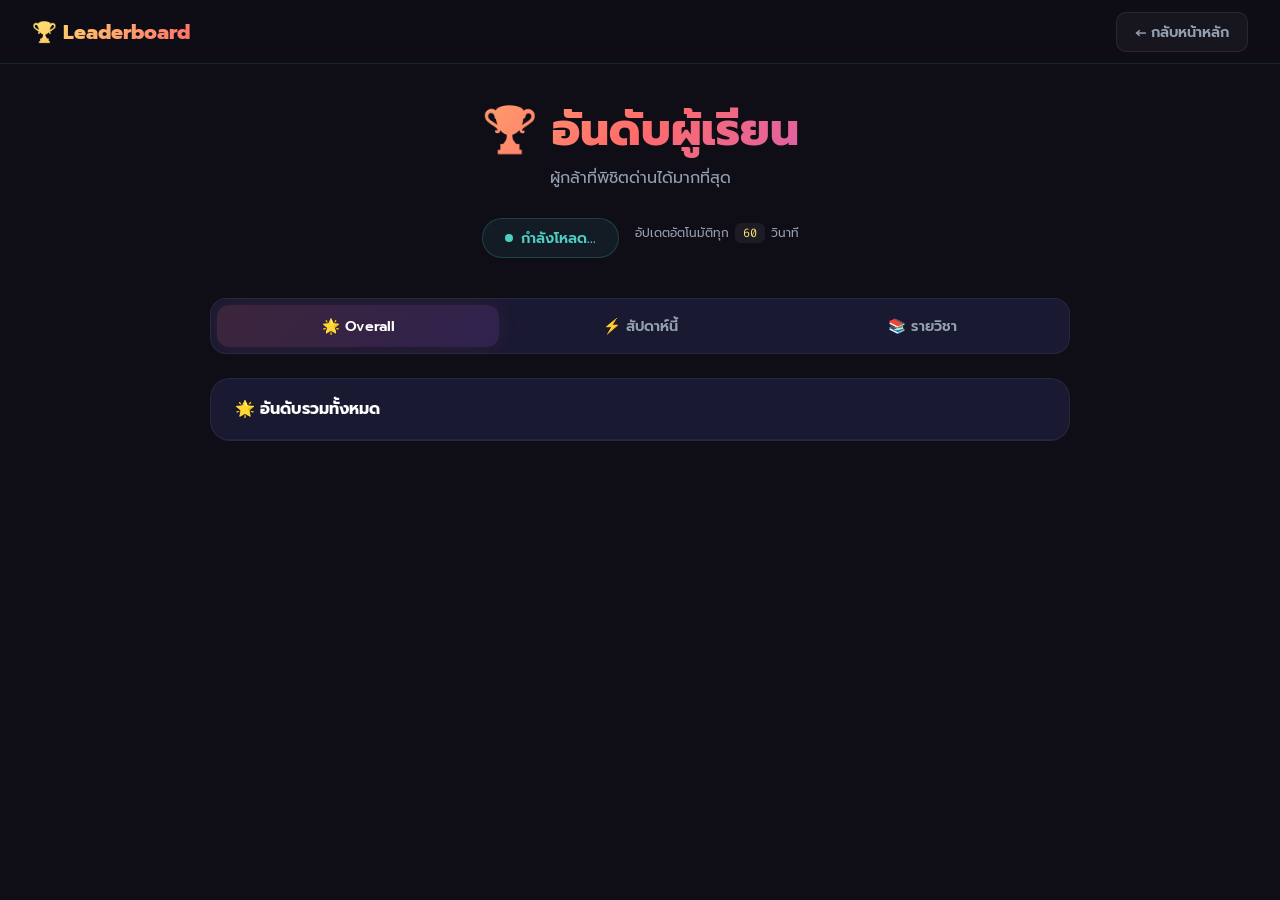
<file: leaderboard.html>
<!DOCTYPE html>
<html lang="th">
<head>
<meta charset="UTF-8">
<meta name="viewport" content="width=device-width, initial-scale=1.0">
<title>🏆 Leaderboard — ผจญภัยแดนโค้ด</title>
<link rel="preconnect" href="https://fonts.googleapis.com">
<link href="https://fonts.googleapis.com/css2?family=Prompt:wght@300;400;600;700;800&family=Fira+Code:wght@400;600&display=swap" rel="stylesheet">
<!-- auth helper (for currentUserId) -->
<script src="auth.js"></script>
<style>
:root {
  --bg: #0f0e17;
  --card: #1a1932;
  --accent: #FF6B6B;
  --accent2: #4ECDC4;
  --accent3: #FFE66D;
  --accent4: #a855f7;
  --text: #fffffe;
  --text-dim: #94a1b2;
  --success: #10b981;
  --gold: #FFD700;
  --silver: #C0C0C0;
  --bronze: #CD7F32;
}

*, *::before, *::after { margin: 0; padding: 0; box-sizing: border-box; }

body {
  font-family: 'Prompt', sans-serif;
  background: var(--bg);
  color: var(--text);
  min-height: 100vh;
  overflow-x: hidden;
}

/* ── PARTICLES ── */
#particles-canvas {
  position: fixed; top: 0; left: 0;
  width: 100%; height: 100%;
  pointer-events: none; z-index: 0;
}

/* ── NAV ── */
.nav {
  position: sticky; top: 0; z-index: 100;
  background: rgba(15,14,23,0.92);
  backdrop-filter: blur(20px);
  border-bottom: 1px solid rgba(78,205,196,0.12);
  padding: 0 32px;
  height: 64px;
  display: flex; align-items: center; justify-content: space-between;
}
.nav-logo {
  font-size: 1.25rem; font-weight: 800;
  background: linear-gradient(135deg, var(--accent3), var(--accent));
  -webkit-background-clip: text; -webkit-text-fill-color: transparent;
  display: flex; align-items: center; gap: 8px;
}
.nav-back {
  display: flex; align-items: center; gap: 8px;
  color: var(--text-dim); text-decoration: none;
  font-size: 0.9rem; font-weight: 600;
  padding: 8px 18px; border-radius: 10px;
  border: 1px solid rgba(255,255,255,0.08);
  background: rgba(255,255,255,0.04);
  transition: all 0.2s;
}
.nav-back:hover { color: var(--text); background: rgba(255,255,255,0.08); border-color: var(--accent2); }

/* ── LAYOUT ── */
.page {
  position: relative; z-index: 1;
  max-width: 900px; margin: 0 auto;
  padding: 40px 20px 80px;
}

/* ── HERO ── */
.hero {
  text-align: center; margin-bottom: 40px;
}
.hero-title {
  font-size: 2.8rem; font-weight: 800; line-height: 1.2;
  background: linear-gradient(135deg, var(--accent3), var(--accent), var(--accent4));
  -webkit-background-clip: text; -webkit-text-fill-color: transparent;
  animation: hue-shift 6s ease-in-out infinite;
}
@keyframes hue-shift { 0%,100% { filter: hue-rotate(0deg); } 50% { filter: hue-rotate(20deg); } }
.hero-sub {
  color: var(--text-dim); font-size: 1rem; margin-top: 8px;
}
.hero-stats {
  display: inline-flex; align-items: center; gap: 8px;
  margin-top: 16px;
  background: rgba(78,205,196,0.08);
  border: 1px solid rgba(78,205,196,0.2);
  border-radius: 40px; padding: 8px 22px;
  font-size: 0.9rem; color: var(--accent2); font-weight: 600;
}
.hero-stats .pulse-dot {
  width: 8px; height: 8px; border-radius: 50%;
  background: var(--accent2);
  animation: pulse-dot 1.5s ease-in-out infinite;
}
@keyframes pulse-dot { 0%,100% { opacity: 1; transform: scale(1); } 50% { opacity: 0.5; transform: scale(0.7); } }
.refresh-badge {
  display: inline-flex; align-items: center; gap: 6px;
  font-size: 0.75rem; color: var(--text-dim);
  margin-top: 6px;
}
.refresh-countdown {
  background: rgba(255,255,255,0.06); padding: 2px 8px;
  border-radius: 6px; font-family: 'Fira Code', monospace;
  color: var(--accent3);
}

/* ── TABS ── */
.tabs {
  display: flex; gap: 0;
  background: var(--card); border-radius: 16px;
  padding: 6px; margin-bottom: 24px;
  border: 1px solid rgba(255,255,255,0.06);
}
.tab-btn {
  flex: 1; background: transparent; border: none;
  color: var(--text-dim); font-family: 'Prompt', sans-serif;
  font-size: 0.9rem; font-weight: 600;
  padding: 10px 16px; border-radius: 12px;
  cursor: pointer; transition: all 0.25s;
  white-space: nowrap;
}
.tab-btn:hover { color: var(--text); background: rgba(255,255,255,0.04); }
.tab-btn.active {
  background: linear-gradient(135deg, rgba(255,107,107,0.15), rgba(168,85,247,0.15));
  color: var(--text);
  box-shadow: 0 0 20px rgba(255,107,107,0.08);
}
.tab-btn.active::after {
  content: '';
}

/* ── QUEST SUB-TABS ── */
.quest-tabs {
  display: flex; gap: 8px; flex-wrap: wrap;
  margin-bottom: 20px; padding: 0 2px;
}
.quest-tab {
  background: rgba(255,255,255,0.04); border: 1px solid rgba(255,255,255,0.08);
  color: var(--text-dim); font-family: 'Prompt', sans-serif;
  font-size: 0.82rem; font-weight: 600;
  padding: 7px 16px; border-radius: 10px;
  cursor: pointer; transition: all 0.2s;
}
.quest-tab:hover { border-color: var(--accent2); color: var(--text); }
.quest-tab.active {
  background: rgba(78,205,196,0.12);
  border-color: var(--accent2);
  color: var(--accent2);
}

/* ── TABLE CARD ── */
.lb-card {
  background: var(--card);
  border: 1px solid rgba(255,255,255,0.06);
  border-radius: 20px; overflow: hidden;
}
.lb-card-header {
  padding: 18px 24px;
  border-bottom: 1px solid rgba(255,255,255,0.05);
  display: flex; align-items: center; justify-content: space-between;
}
.lb-card-header h3 { font-size: 1rem; font-weight: 700; }
.lb-count { font-size: 0.8rem; color: var(--text-dim); }

/* ── ROW ── */
.lb-row {
  display: grid;
  grid-template-columns: 56px 1fr 180px 90px;
  align-items: center;
  padding: 14px 24px;
  border-bottom: 1px solid rgba(255,255,255,0.04);
  transition: background 0.2s;
  position: relative;
}
.lb-row:last-child { border-bottom: none; }
.lb-row:hover { background: rgba(255,255,255,0.03); }
.lb-row.is-me {
  background: rgba(255,230,109,0.05);
  border-left: 3px solid var(--accent3);
}
.lb-row.is-me::after {
  content: 'YOU';
  position: absolute; right: 100px;
  font-size: 0.65rem; font-weight: 800;
  color: var(--accent3);
  background: rgba(255,230,109,0.12);
  padding: 2px 7px; border-radius: 6px;
  letter-spacing: 0.05em;
}

/* Rank badge */
.rank-badge {
  width: 36px; height: 36px; border-radius: 50%;
  display: flex; align-items: center; justify-content: center;
  font-size: 0.8rem; font-weight: 800;
  flex-shrink: 0;
}
.rank-badge.gold {
  background: linear-gradient(135deg, #FFD700, #FFA500);
  box-shadow: 0 0 15px rgba(255,215,0,0.4);
  font-size: 1.1rem;
  animation: gold-glow 2s ease-in-out infinite;
}
@keyframes gold-glow { 0%,100% { box-shadow: 0 0 15px rgba(255,215,0,0.4); } 50% { box-shadow: 0 0 25px rgba(255,215,0,0.7); } }
.rank-badge.silver {
  background: linear-gradient(135deg, #C0C0C0, #A0A0A0);
  box-shadow: 0 0 10px rgba(192,192,192,0.3);
}
.rank-badge.bronze {
  background: linear-gradient(135deg, #CD7F32, #A0522D);
  box-shadow: 0 0 10px rgba(205,127,50,0.3);
}
.rank-badge.normal {
  background: rgba(255,255,255,0.06);
  color: var(--text-dim); font-size: 0.85rem;
}

/* User info */
.user-cell { display: flex; align-items: center; gap: 12px; min-width: 0; }
.avatar {
  width: 40px; height: 40px; border-radius: 50%;
  display: flex; align-items: center; justify-content: center;
  font-size: 0.9rem; font-weight: 700; flex-shrink: 0;
  border: 2px solid rgba(255,255,255,0.08);
}
.user-name {
  font-weight: 700; font-size: 0.95rem;
  white-space: nowrap; overflow: hidden; text-overflow: ellipsis;
}
.user-school {
  font-size: 0.75rem; color: var(--text-dim);
  white-space: nowrap; overflow: hidden; text-overflow: ellipsis;
}

/* XP bar */
.xp-cell { padding-right: 16px; }
.xp-bar-wrap {
  height: 6px; background: rgba(255,255,255,0.07);
  border-radius: 3px; overflow: hidden; margin-bottom: 4px;
}
.xp-bar-fill {
  height: 100%; border-radius: 3px;
  background: linear-gradient(90deg, var(--accent2), var(--accent4));
  transition: width 0.6s ease;
}
.xp-num {
  font-size: 0.75rem; font-weight: 700;
  color: var(--accent3); font-family: 'Fira Code', monospace;
}

/* Levels done */
.levels-cell {
  text-align: right;
  font-size: 0.85rem; font-weight: 600;
  color: var(--text-dim);
}
.levels-cell .num { color: var(--text); font-size: 1rem; font-weight: 800; }

/* ── SKELETON ── */
.skeleton-row {
  display: grid;
  grid-template-columns: 56px 1fr 180px 90px;
  align-items: center;
  padding: 14px 24px;
  border-bottom: 1px solid rgba(255,255,255,0.04);
}
.skel {
  background: linear-gradient(90deg, rgba(255,255,255,0.05) 25%, rgba(255,255,255,0.1) 50%, rgba(255,255,255,0.05) 75%);
  background-size: 200% 100%;
  border-radius: 6px; height: 14px;
  animation: shimmer 1.5s infinite;
}
@keyframes shimmer { 0% { background-position: 200% 0; } 100% { background-position: -200% 0; } }
.skel-circle { width: 36px; height: 36px; border-radius: 50%; }
.skel-avatar { width: 40px; height: 40px; border-radius: 50%; margin-right: 12px; flex-shrink: 0; }

/* ── EMPTY STATE ── */
.empty-state {
  text-align: center; padding: 60px 20px;
  color: var(--text-dim);
}
.empty-state .empty-icon { font-size: 3rem; margin-bottom: 12px; }
.empty-state p { font-size: 0.95rem; }

/* ── TOP 3 PODIUM ── */
.podium {
  display: flex; align-items: flex-end; justify-content: center;
  gap: 12px; margin-bottom: 32px;
}
.podium-item {
  display: flex; flex-direction: column; align-items: center; gap: 8px;
  padding: 16px 12px; border-radius: 16px;
  background: var(--card); border: 1px solid rgba(255,255,255,0.06);
  min-width: 120px; transition: transform 0.3s;
}
.podium-item:hover { transform: translateY(-4px); }
.podium-item.rank1 {
  border-color: rgba(255,215,0,0.3);
  background: linear-gradient(135deg, rgba(255,215,0,0.08), var(--card));
  padding-top: 24px;
}
.podium-item.rank2 {
  border-color: rgba(192,192,192,0.2);
  background: linear-gradient(135deg, rgba(192,192,192,0.06), var(--card));
}
.podium-item.rank3 {
  border-color: rgba(205,127,50,0.2);
  background: linear-gradient(135deg, rgba(205,127,50,0.06), var(--card));
}
.podium-crown { font-size: 1.5rem; }
.podium-avatar {
  width: 56px; height: 56px; border-radius: 50%;
  display: flex; align-items: center; justify-content: center;
  font-size: 1.2rem; font-weight: 800;
  border: 3px solid rgba(255,255,255,0.1);
}
.podium-name { font-size: 0.9rem; font-weight: 700; text-align: center; }
.podium-xp {
  font-size: 0.8rem; color: var(--accent3); font-weight: 700;
  font-family: 'Fira Code', monospace;
}
.podium-rank-num {
  font-size: 0.75rem; color: var(--text-dim);
}

/* ── ERROR BANNER ── */
.error-banner {
  background: rgba(239,68,68,0.1); border: 1px solid rgba(239,68,68,0.2);
  border-radius: 12px; padding: 14px 20px;
  color: #f87171; font-size: 0.9rem; margin-bottom: 20px; display: none;
}

/* ── PANEL ── */
.tab-panel { display: none; }
.tab-panel.active { display: block; }

/* ── RESPONSIVE ── */
@media (max-width: 600px) {
  .lb-row { grid-template-columns: 48px 1fr 80px; }
  .xp-cell { display: none; }
  .podium { gap: 8px; }
  .podium-item { min-width: 90px; padding: 12px 8px; }
  .hero-title { font-size: 2rem; }
  .tabs { flex-wrap: wrap; }
  .lb-row.is-me::after { display: none; }
}
</style>
</head>
<body>

<canvas id="particles-canvas"></canvas>

<!-- NAV -->
<nav class="nav">
  <div class="nav-logo">🏆 Leaderboard</div>
  <a href="index.html" class="nav-back">← กลับหน้าหลัก</a>
</nav>

<!-- PAGE -->
<div class="page">

  <!-- HERO -->
  <div class="hero">
    <div class="hero-title">🏆 อันดับผู้เรียน</div>
    <div class="hero-sub">ผู้กล้าที่พิชิตด่านได้มากที่สุด</div>
    <div style="display:flex;align-items:center;justify-content:center;gap:16px;flex-wrap:wrap;margin-top:12px;">
      <div class="hero-stats">
        <div class="pulse-dot"></div>
        <span id="total-users-text">กำลังโหลด...</span>
      </div>
      <div class="refresh-badge">
        อัปเดตอัตโนมัติทุก <span class="refresh-countdown" id="refresh-countdown">60</span> วินาที
      </div>
    </div>
  </div>

  <!-- ERROR -->
  <div class="error-banner" id="error-banner"></div>

  <!-- TABS -->
  <div class="tabs" role="tablist">
    <button class="tab-btn active" onclick="switchTab('overall')" data-tab="overall">🌟 Overall</button>
    <button class="tab-btn" onclick="switchTab('weekly')" data-tab="weekly">⚡ สัปดาห์นี้</button>
    <button class="tab-btn" onclick="switchTab('quest')" data-tab="quest">📚 รายวิชา</button>
  </div>

  <!-- OVERALL -->
  <div class="tab-panel active" id="panel-overall">
    <div id="podium-overall"></div>
    <div class="lb-card">
      <div class="lb-card-header">
        <h3>🌟 อันดับรวมทั้งหมด</h3>
        <span class="lb-count" id="overall-count"></span>
      </div>
      <div id="lb-overall"></div>
    </div>
  </div>

  <!-- WEEKLY -->
  <div class="tab-panel" id="panel-weekly">
    <div class="lb-card">
      <div class="lb-card-header">
        <h3>⚡ อันดับสัปดาห์นี้</h3>
        <span class="lb-count" id="weekly-count"></span>
      </div>
      <div id="lb-weekly"></div>
    </div>
  </div>

  <!-- QUEST -->
  <div class="tab-panel" id="panel-quest">
    <div class="quest-tabs" id="quest-tabs">
      <button class="quest-tab active" onclick="switchQuest('python')" data-quest="python">🐍 Python</button>
      <button class="quest-tab" onclick="switchQuest('javascript')" data-quest="javascript">⚡ JavaScript</button>
      <button class="quest-tab" onclick="switchQuest('htmlcss')" data-quest="htmlcss">🎨 HTML/CSS</button>
      <button class="quest-tab" onclick="switchQuest('sql')" data-quest="sql">🗄️ SQL</button>
      <button class="quest-tab" onclick="switchQuest('ai')" data-quest="ai">🤖 AI Quest</button>
    </div>
    <div class="lb-card">
      <div class="lb-card-header">
        <h3 id="quest-title">🐍 Python</h3>
        <span class="lb-count" id="quest-count"></span>
      </div>
      <div id="lb-quest"></div>
    </div>
  </div>

</div>

<script>
// ─── CONFIG ───────────────────────────────────────────────────────────────────
const API_BASE = './api';

let currentUserId = null;
let activeTab = 'overall';
let activeQuest = 'python';
let refreshTimer = null;
let countdownTimer = null;
let countdownVal = 60;

const QUEST_LABELS = {
  python:     '🐍 Python',
  javascript: '⚡ JavaScript',
  htmlcss:    '🎨 HTML/CSS',
  sql:        '🗄️ SQL',
  ai:         '🤖 AI Quest',
};

const AVATAR_COLORS = [
  '#FF6B6B','#4ECDC4','#FFE66D','#a855f7',
  '#3b82f6','#10b981','#f97316','#ec4899',
  '#06b6d4','#84cc16',
];

// ─── INIT ─────────────────────────────────────────────────────────────────────
async function init() {
  // Get current user from auth.js
  if (window.CodeQuestAuth) {
    await CodeQuestAuth.init();
    currentUserId = CodeQuestAuth.currentUser?.id || null;
  }

  // Fetch total users count
  fetchTotalUsers();

  // Initial data fetch
  await fetchOverall();

  // Refresh loop
  startRefreshCycle();
}

// ─── TOTAL USERS ──────────────────────────────────────────────────────────────
async function fetchTotalUsers() {
  try {
    const res = await fetch(`${API_BASE}/leaderboard.php?type=stats`);
    const json = await res.json();
    const n = json.total_users || 0;
    document.getElementById('total-users-text').textContent =
      n > 0 ? `${n.toLocaleString()} คนกำลังเรียนอยู่` : 'ผู้เรียนทั่วประเทศ';
  } catch(e) {
    document.getElementById('total-users-text').textContent = 'ผู้เรียนทั่วประเทศ';
  }
}

// ─── TAB SWITCHING ────────────────────────────────────────────────────────────
function switchTab(tab) {
  activeTab = tab;
  document.querySelectorAll('.tab-btn').forEach(b => b.classList.toggle('active', b.dataset.tab === tab));
  document.querySelectorAll('.tab-panel').forEach(p => p.classList.remove('active'));
  document.getElementById('panel-' + tab).classList.add('active');

  if (tab === 'overall') fetchOverall();
  else if (tab === 'weekly') fetchWeekly();
  else if (tab === 'quest') fetchQuest(activeQuest);
}

function switchQuest(quest) {
  activeQuest = quest;
  document.querySelectorAll('.quest-tab').forEach(b => b.classList.toggle('active', b.dataset.quest === quest));
  document.getElementById('quest-title').textContent = QUEST_LABELS[quest] || quest;
  fetchQuest(quest);
}

// ─── DATA FETCHING ────────────────────────────────────────────────────────────
async function fetchOverall() {
  const container = document.getElementById('lb-overall');
  showSkeleton(container, 10);

  try {
    const res = await fetch(`${API_BASE}/leaderboard.php?type=overall&limit=50`);
    const json = await res.json();
    if (json.error) throw new Error(json.error);
    const data = json.data || [];
    renderList(container, data, 'overall');
    renderPodium(document.getElementById('podium-overall'), data);
    const cnt = document.getElementById('overall-count');
    if (cnt) cnt.textContent = `${data.length} คน`;
  } catch(e) {
    showError(e.message);
    showEmptyState(container);
  }
}

async function fetchWeekly() {
  const container = document.getElementById('lb-weekly');
  showSkeleton(container, 10);

  try {
    const res = await fetch(`${API_BASE}/leaderboard.php?type=weekly&limit=50`);
    const json = await res.json();
    if (json.error) throw new Error(json.error);
    const data = json.data || [];
    renderList(container, data, 'weekly');
    const cnt = document.getElementById('weekly-count');
    if (cnt) cnt.textContent = `${data.length} คน`;
  } catch(e) {
    showError(e.message);
    showEmptyState(container);
  }
}

async function fetchQuest(questType) {
  const container = document.getElementById('lb-quest');
  showSkeleton(container, 10);

  try {
    const res = await fetch(`${API_BASE}/leaderboard.php?type=quest&game=${encodeURIComponent(questType)}&limit=50`);
    const json = await res.json();
    if (json.error) throw new Error(json.error);
    const data = json.data || [];
    renderList(container, data, 'quest');
    const cnt = document.getElementById('quest-count');
    if (cnt) cnt.textContent = `${data.length} คน`;
  } catch(e) {
    showError(e.message);
    showEmptyState(container);
  }
}

// ─── RENDER LIST ─────────────────────────────────────────────────────────────
function renderList(container, rows, mode) {
  if (!rows.length) { showEmptyState(container); return; }
  hideError();

  const maxXP = Math.max(...rows.map(r => r.total_xp || r.xp || 0), 1);

  container.innerHTML = rows.map((row, i) => {
    const rank    = row.rank || (i + 1);
    const name    = esc(row.display_name || row.name || 'ผู้เรียน');
    const school  = esc(row.school || row.institution || '');
    const xp      = row.total_xp || row.weekly_xp || row.xp || 0;
    const levels  = row.total_levels_done || row.levels_this_week || row.max_level_reached || row.levels_completed || 0;
    const userId  = row.user_id || row.id || '';
    const isMe    = userId && userId === currentUserId;
    const initials = getInitials(row.display_name || row.name || '?');
    const color   = AVATAR_COLORS[(name.charCodeAt(0) || 0) % AVATAR_COLORS.length];
    const pct     = Math.round((xp / maxXP) * 100);

    return `
      <div class="lb-row${isMe ? ' is-me' : ''}">
        <div style="display:flex;align-items:center;">
          ${rankBadge(rank)}
        </div>
        <div class="user-cell">
          <div class="avatar" style="background:${color}22;border-color:${color}44;color:${color};">${initials}</div>
          <div style="min-width:0;">
            <div class="user-name">${name}</div>
            ${school ? `<div class="user-school">${school}</div>` : ''}
          </div>
        </div>
        <div class="xp-cell">
          <div class="xp-bar-wrap">
            <div class="xp-bar-fill" style="width:${pct}%"></div>
          </div>
          <div class="xp-num">${xp.toLocaleString()} XP</div>
        </div>
        <div class="levels-cell">
          <div class="num">${levels}</div>
          <div style="font-size:0.7rem;">ด่าน</div>
        </div>
      </div>`;
  }).join('');

  // Animate bars in
  requestAnimationFrame(() => {
    container.querySelectorAll('.xp-bar-fill').forEach(b => {
      const w = b.style.width;
      b.style.width = '0';
      setTimeout(() => { b.style.width = w; }, 50);
    });
  });
}

// ─── PODIUM ───────────────────────────────────────────────────────────────────
function renderPodium(container, rows) {
  if (!rows.length) { container.innerHTML = ''; return; }
  const top3 = rows.slice(0, 3);
  if (top3.length < 1) { container.innerHTML = ''; return; }

  // Reorder: 2nd, 1st, 3rd
  const order = [top3[1], top3[0], top3[2]].filter(Boolean);
  const rankClass = (r) => r.rank === 1 ? 'rank1' : r.rank === 2 ? 'rank2' : 'rank3';
  const crown = (r) => r.rank === 1 ? '👑' : r.rank === 2 ? '🥈' : '🥉';

  container.innerHTML = `
    <div class="podium">
      ${order.map(row => {
        const name    = esc(row.display_name || row.name || 'ผู้เรียน');
        const xp      = (row.total_xp || row.xp || 0).toLocaleString();
        const initials = getInitials(name);
        const color   = AVATAR_COLORS[(name.charCodeAt(0) || 0) % AVATAR_COLORS.length];
        return `
          <div class="podium-item ${rankClass(row)}">
            <div class="podium-crown">${crown(row)}</div>
            <div class="podium-avatar" style="background:${color}22;border-color:${color}55;color:${color};">${initials}</div>
            <div class="podium-name">${name}</div>
            <div class="podium-xp">${xp} XP</div>
            <div class="podium-rank-num">อันดับ ${row.rank}</div>
          </div>`;
      }).join('')}
    </div>`;
}

// ─── SKELETON ─────────────────────────────────────────────────────────────────
function showSkeleton(container, n = 8) {
  container.innerHTML = Array(n).fill(0).map(() => `
    <div class="skeleton-row">
      <div class="skel skel-circle"></div>
      <div style="display:flex;align-items:center;gap:12px;">
        <div class="skel skel-avatar"></div>
        <div style="flex:1;">
          <div class="skel" style="width:60%;margin-bottom:6px;"></div>
          <div class="skel" style="width:40%;height:10px;"></div>
        </div>
      </div>
      <div style="padding-right:16px;">
        <div class="skel" style="width:100%;margin-bottom:6px;height:6px;border-radius:3px;"></div>
        <div class="skel" style="width:50%;height:10px;"></div>
      </div>
      <div>
        <div class="skel" style="width:70%;margin:0 auto;height:18px;"></div>
      </div>
    </div>`).join('');
}

function showEmptyState(container) {
  container.innerHTML = `
    <div class="empty-state">
      <div class="empty-icon">📭</div>
      <p>ยังไม่มีข้อมูลในส่วนนี้</p>
      <p style="margin-top:8px;font-size:0.8rem;">เริ่มเล่นเกมเพื่อขึ้น Leaderboard!</p>
    </div>`;
}

// ─── ERROR ────────────────────────────────────────────────────────────────────
function showError(msg) {
  const b = document.getElementById('error-banner');
  b.textContent = '⚠️ ไม่สามารถโหลดข้อมูลได้: ' + msg;
  b.style.display = 'block';
}
function hideError() {
  document.getElementById('error-banner').style.display = 'none';
}

// ─── AUTO REFRESH ─────────────────────────────────────────────────────────────
function startRefreshCycle() {
  countdownVal = 60;
  clearInterval(refreshTimer);
  clearInterval(countdownTimer);

  countdownTimer = setInterval(() => {
    countdownVal--;
    const el = document.getElementById('refresh-countdown');
    if (el) el.textContent = countdownVal;
    if (countdownVal <= 0) {
      countdownVal = 60;
      refreshCurrentTab();
    }
  }, 1000);
}

function refreshCurrentTab() {
  if (activeTab === 'overall') fetchOverall();
  else if (activeTab === 'weekly') fetchWeekly();
  else if (activeTab === 'quest') fetchQuest(activeQuest);
}

// ─── HELPERS ─────────────────────────────────────────────────────────────────
function rankBadge(rank) {
  if (rank === 1) return `<div class="rank-badge gold">🥇</div>`;
  if (rank === 2) return `<div class="rank-badge silver">🥈</div>`;
  if (rank === 3) return `<div class="rank-badge bronze">🥉</div>`;
  return `<div class="rank-badge normal">${rank}</div>`;
}

function getInitials(name) {
  const clean = (name || '').trim();
  if (!clean) return '?';
  const parts = clean.split(/\s+/);
  if (parts.length >= 2) return (parts[0][0] + parts[1][0]).toUpperCase();
  if (clean.length >= 2) return clean.slice(0, 2).toUpperCase();
  return clean[0].toUpperCase();
}

function esc(str) {
  return String(str || '')
    .replace(/&/g,'&amp;').replace(/</g,'&lt;').replace(/>/g,'&gt;').replace(/"/g,'&quot;');
}

// ─── PARTICLES ────────────────────────────────────────────────────────────────
(function initParticles() {
  const canvas = document.getElementById('particles-canvas');
  const ctx = canvas.getContext('2d');
  let W, H, particles = [];

  const COLORS = ['#FF6B6B','#4ECDC4','#FFE66D','#a855f7','#3b82f6'];

  function resize() {
    W = canvas.width  = window.innerWidth;
    H = canvas.height = window.innerHeight;
  }

  function createParticle() {
    return {
      x: Math.random() * W,
      y: H + 10,
      r: Math.random() * 2.5 + 0.5,
      speed: Math.random() * 0.6 + 0.2,
      drift: (Math.random() - 0.5) * 0.3,
      color: COLORS[Math.floor(Math.random() * COLORS.length)],
      opacity: Math.random() * 0.25 + 0.05,
      angle: 0,
      angleSpeed: (Math.random() - 0.5) * 0.02,
    };
  }

  function initParticlesArr() {
    particles = [];
    for (let i = 0; i < 60; i++) {
      const p = createParticle();
      p.y = Math.random() * H;
      particles.push(p);
    }
  }

  function animate() {
    ctx.clearRect(0, 0, W, H);
    for (let i = 0; i < particles.length; i++) {
      const p = particles[i];
      p.y -= p.speed;
      p.x += p.drift;
      p.angle += p.angleSpeed;
      if (p.y < -10) Object.assign(particles[i], createParticle());
      ctx.save();
      ctx.globalAlpha = p.opacity;
      ctx.fillStyle = p.color;
      ctx.beginPath();
      ctx.arc(p.x, p.y, p.r, 0, Math.PI * 2);
      ctx.fill();
      ctx.restore();
    }
    requestAnimationFrame(animate);
  }

  resize();
  window.addEventListener('resize', () => { resize(); initParticlesArr(); });
  initParticlesArr();
  animate();
})();

// ─── BOOT ─────────────────────────────────────────────────────────────────────
init();
</script>
</body>
</html>
</file>
